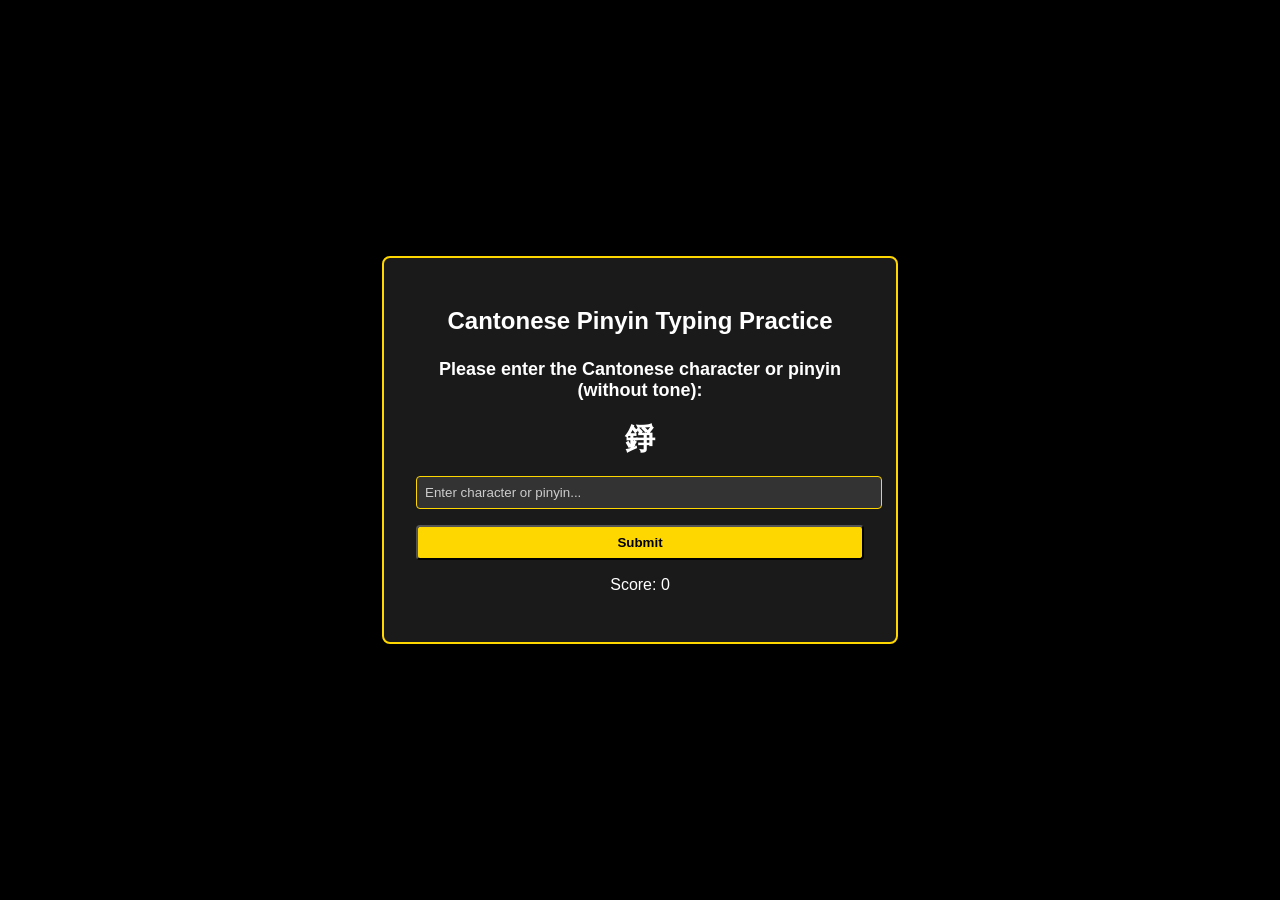
<file: Tools/C.H.R.I.S.T.Y./index.html>
<!DOCTYPE html>
<html lang="zh-HK">

<head>
    <meta charset="UTF-8">
    <meta name="viewport" content="width=device-width, initial-scale=1.0">
    <title>Cantonese Hanzi Romanized Input System Typing Yard</title>
    <link href="styles.css" rel="stylesheet">
</head>

<body>
    <div class="container">
        <h1>Cantonese Pinyin Typing Practice</h1>
        <div class="word-section">
            <p>Please enter the Cantonese character or pinyin (without tone):</p>
            <p id="wordDisplay"></p>
        </div>
        <input id="userInput" type="text" class="input-field" placeholder="Enter character or pinyin..."
            autocomplete="off">
        <button id="submitBtn" class="submit-btn">Submit</button>
        <button id="continueBtn" class="submit-btn" style="display: none;">Continue</button>
        <p id="result"></p>
        <p id="score">Score: 0</p>
    </div>
    <script src="script.js"></script>
</body>

</html>
</file>
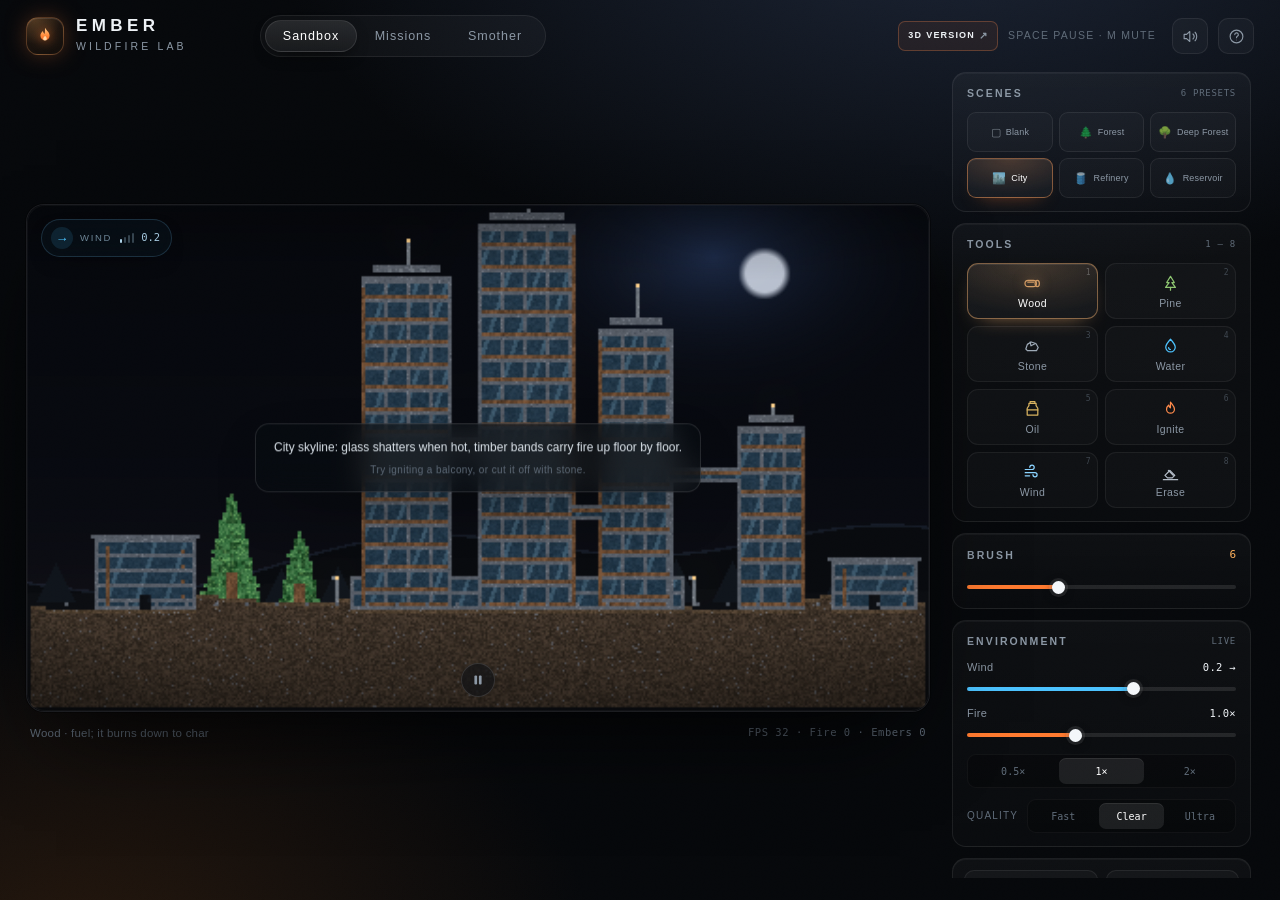
<file: Tools/ember/2d/index.html>
<!doctype html>
<html lang="en">
<head>
<meta charset="utf-8" />
<meta name="viewport" content="width=device-width, initial-scale=1, viewport-fit=cover" />
<meta name="theme-color" content="#06080b" />
<title>EMBER · Wildfire Lab</title>
<link rel="stylesheet" href="style.css" />
<link rel="icon" href="data:image/svg+xml,%3Csvg xmlns='http://www.w3.org/2000/svg' viewBox='0 0 24 24'%3E%3Cpath fill='%23ff8a3d' d='M12 2c2.6 4 5.5 5.5 5.5 9.4a5.5 5.5 0 1 1-11 0c0-2.2 1-3.8 2.8-5.5.4 1.6 1 2.7 2 3.4.5-2.3.5-4.6.7-7.3z'/%3E%3C/svg%3E" />
</head>
<body>
<div class="grain" aria-hidden="true"></div>

<div class="app">
  <header class="topbar">
    <div class="brand">
      <div class="brand-mark">
        <svg viewBox="0 0 24 24" fill="none" aria-hidden="true">
          <path d="M12 2.2c2.6 4.1 5.5 5.6 5.5 9.4a5.5 5.5 0 1 1-11 0c0-2.2 1.2-3.8 3-5.5.4 1.6 1 2.7 2 3.4.6-2.3.4-4.7.5-7.3z" fill="url(#fg)"/>
          <path d="M12 11.6c1.3 1.5 2.2 2.2 2.2 3.6a2.2 2.2 0 1 1-4.4 0c0-1.2.9-2 2.2-3.6z" fill="#ffe0ae" opacity=".9"/>
          <defs>
            <linearGradient id="fg" x1="12" y1="2" x2="12" y2="22" gradientUnits="userSpaceOnUse">
              <stop stop-color="#ffd08a"/><stop offset=".45" stop-color="#ff8b3d"/><stop offset="1" stop-color="#e14e12"/>
            </linearGradient>
          </defs>
        </svg>
      </div>
      <div class="brand-copy">
        <h1>EMBER</h1>
        <p>WILDFIRE LAB</p>
      </div>
    </div>

    <nav class="mode-switch" id="modeSwitch" data-active="sandbox" aria-label="Mode">
      <div class="mode-glider"></div>
      <button class="active" data-mode="sandbox" type="button">Sandbox</button>
      <button data-mode="missions" type="button">Missions</button>
      <button data-mode="smother" type="button">Smother</button>
    </nav>

    <div class="top-actions">
      <a class="top-link" href="ember-3d.html" title="Play the first-person 3D version"><span class="top-link-3d">3D</span> VERSION<span class="top-link-arrow">↗</span></a>
      <span class="hint-key">SPACE PAUSE · M MUTE</span>
      <button class="icon-btn" id="soundBtn" type="button" aria-label="Toggle sound" title="Sound (M)">
        <svg viewBox="0 0 24 24" fill="none" stroke="currentColor" stroke-width="1.6" stroke-linecap="round" stroke-linejoin="round"><path d="M11 5 6.5 9H3v6h3.5L11 19V5z"/><path class="wave1" d="M15.5 8.5a5 5 0 0 1 0 7"/><path class="wave2" d="M18.5 6a9 9 0 0 1 0 12"/></svg>
      </button>
      <button class="icon-btn" id="helpBtn" type="button" aria-label="How to play" title="How to play">
        <svg viewBox="0 0 24 24" fill="none" stroke="currentColor" stroke-width="1.6" stroke-linecap="round"><circle cx="12" cy="12" r="9"/><path d="M9.6 9.3a2.5 2.5 0 1 1 3.6 2.3c-.8.5-1.2 1-1.2 2"/><circle cx="12" cy="17" r="0.6" fill="currentColor" stroke="none"/></svg>
      </button>
    </div>
  </header>

  <main class="workspace">
    <section class="stage-area">
      <div class="stage" id="stage">
        <canvas id="mainCanvas"></canvas>
        <canvas id="glowCanvas"></canvas>

        <div class="hud">
          <div class="hud-top">
            <div class="wind-pill" id="windPill" title="Wind direction and strength">
              <span class="wind-arrow" id="windArrow">→</span>
              <span class="wind-label">WIND</span>
              <span class="wind-bars" id="windBars"><i></i><i></i><i></i><i></i></span>
              <span class="wind-val" id="windVal">0.2</span>
            </div>
            <div class="mission-hud" id="missionHud" hidden>
              <div class="mh-row">
                <span class="mh-tag" id="mhTag">MISSION 1</span>
                <span class="mh-time" id="mhTime">01:40</span>
              </div>
              <div class="mh-name" id="mhName">Cabin Watch</div>
              <div class="mh-goal" id="mhGoal">Extinguish all fires · Save 60% of trees</div>
            </div>
          </div>

          <div class="hud-bottom">
            <div class="water-wrap" id="waterWrap" hidden>
              <span class="water-icon">💧</span>
              <div class="water-bar"><i id="waterFill"></i></div>
              <span class="water-num" id="waterNum">160</span>
            </div>
            <div class="score-pill" id="scorePill" hidden>
              <span class="score-label">SCORE</span>
              <span class="score-num" id="scoreNum">0</span>
              <span class="combo" id="comboTag">×2</span>
            </div>
          </div>

          <div class="countdown" id="countdown" hidden>3</div>
          <div class="toasts" id="toasts"></div>
          <div class="popups" id="popups"></div>
          <div class="stage-tip" id="stageTip">
            Draw <strong>wood</strong>, light it with <strong>Fire</strong>, then put it out with <strong>Water</strong>
            <small>Stone blocks fire · Wind bends it · Try a mission</small>
          </div>
        </div>

        <div class="firelight" id="firelight"></div>
        <div class="fire-alert" id="fireAlert" hidden></div>
        <div class="brush-ring" id="brushRing" hidden></div>
        <button class="stage-play" id="playBtn" type="button" aria-label="Pause"></button>
        <div class="stage-vignette"></div>
      </div>

      <div class="stage-foot">
        <p class="foot-hint" id="footHint">Draw wood, ignite it, then put it out with water</p>
        <p class="foot-stats" id="footStats">FPS 60 · Fire 0</p>
      </div>
    </section>

    <aside class="panel">
      <div class="mission-card" id="missionCard" hidden>
        <div class="mc-head"><span class="mc-tag" id="mcTag">MISSION 1</span><span class="mc-time" id="mcTime">01:40</span></div>
        <h2 id="mcName">Cabin Watch</h2>
        <p id="mcGoal">Extinguish all fires. Save the cabin and at least 60% of the trees.</p>
        <div class="mc-bar"><i id="mcProgress"></i></div>
        <div class="mc-foot"><span id="mcTrees">Trees 100%</span><button class="text-btn" id="mcQuit" type="button">Quit Mission</button></div>
      </div>

      <div class="panel-section" id="sceneSection">
        <div class="section-head"><h3>SCENES</h3><span class="kbd-hint">6 PRESETS</span></div>
        <div class="scene-grid" id="sceneSeg" aria-label="Sandbox scene">
          <button class="scene-btn" data-scene="blank" type="button"><span class="ico">▢</span>Blank</button>
          <button class="scene-btn" data-scene="forest" type="button"><span class="ico">🌲</span>Forest</button>
          <button class="scene-btn" data-scene="deep" type="button"><span class="ico">🌳</span>Deep Forest</button>
          <button class="scene-btn active" data-scene="city" type="button"><span class="ico">🏙️</span>City</button>
          <button class="scene-btn" data-scene="refinery" type="button"><span class="ico">🛢️</span>Refinery</button>
          <button class="scene-btn" data-scene="reservoir" type="button"><span class="ico">💧</span>Reservoir</button>
        </div>
      </div>

      <div class="panel-section">
        <div class="section-head"><h3>TOOLS</h3><span class="kbd-hint">1 — 8</span></div>
        <div class="tool-grid" id="toolGrid"></div>
      </div>

      <div class="panel-section">
        <div class="section-head"><h3>BRUSH</h3><span class="value" id="brushVal">6</span></div>
        <input class="range ember" id="brushRange" type="range" min="2" max="14" step="1" value="6" aria-label="Brush size" />
      </div>

      <div class="panel-section">
        <div class="section-head"><h3>ENVIRONMENT</h3><span class="kbd-hint">LIVE</span></div>
        <div class="slider-row">
          <label for="windRange">Wind <b id="windLabel">0.2 →</b></label>
          <input class="range sky" id="windRange" type="range" min="-100" max="100" step="1" value="20" aria-label="Wind" />
        </div>
        <div class="slider-row">
          <label for="powerRange">Fire <b id="powerLabel">1.0×</b></label>
          <input class="range ember" id="powerRange" type="range" min="40" max="190" step="1" value="100" aria-label="Fire power" />
        </div>
        <div class="segmented" id="speedSeg" aria-label="Time speed">
          <button data-speed="0.5" type="button">0.5×</button>
          <button data-speed="1" class="active" type="button">1×</button>
          <button data-speed="2" type="button">2×</button>
        </div>
        <div class="quality-row">
          <span>QUALITY</span>
          <div class="segmented" id="qualitySeg" aria-label="Render quality">
            <button data-q="1" type="button">Fast</button>
            <button data-q="2" class="active" type="button">Clear</button>
            <button data-q="3" type="button">Ultra</button>
          </div>
        </div>
      </div>

      <div class="panel-section actions">
        <button class="action-btn sky" id="rainBtn" type="button"><span>☂</span> Rain <em id="rainCount"></em></button>
        <button class="action-btn" id="resetBtn" type="button"><span>↺</span> Reset Scene</button>
        <a class="action-btn action-3d" href="ember-3d.html"><span>▲</span> Play 3D Version <em>FIRST PERSON</em></a>
      </div>

      <div class="panel-foot">
        <span id="statFire">Fire 0</span><span class="dot"></span>
        <span id="statTrees">Trees —</span><span class="dot"></span>
        <span id="statFps">60 FPS</span>
      </div>
    </aside>
  </main>
</div>

<div id="modalRoot" class="modal-root" hidden></div>
<script src="sim.js"></script>
<script src="city.js"></script>
<script src="renderer.js"></script>
<script src="ui.js"></script>
</body>
</html>
</file>
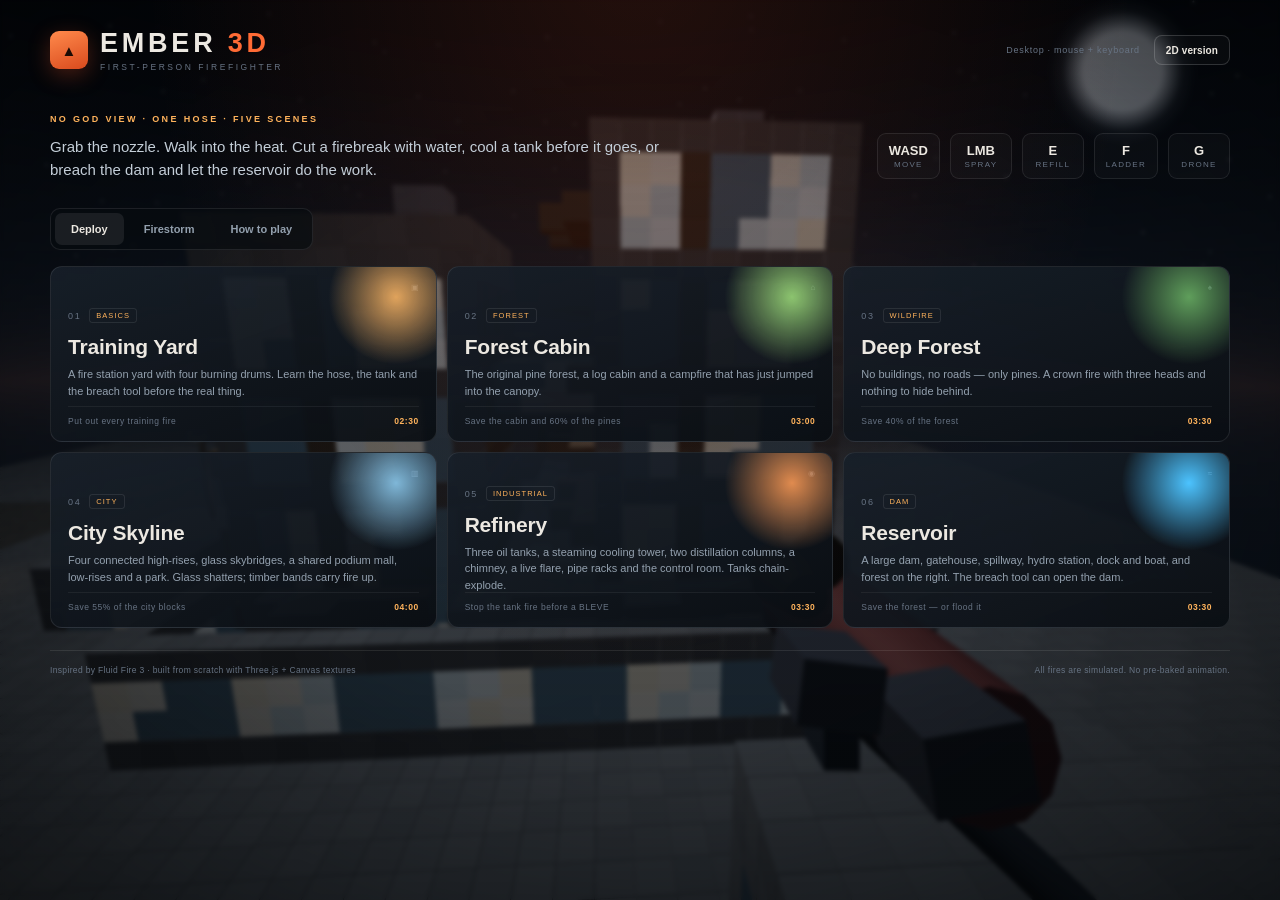
<file: Tools/ember/3d/index.html>
<!doctype html>
<html lang="en">
<head>
  <meta charset="utf-8" />
  <meta name="viewport" content="width=device-width, initial-scale=1, viewport-fit=cover" />
  <meta name="theme-color" content="#06080b" />
  <title>EMBER 3D · First-Person Firefighter</title>
  <link rel="stylesheet" href="style.css" />
</head>
<body>
  <canvas id="scene"></canvas>
  <div id="vignette"></div>
  <div id="heat"></div>

  <div id="hud" class="hidden">
    <div class="hud-top-left">
      <div class="hud-kicker" id="hudScene">CITY ON FIRE</div>
      <div class="hud-objective" id="hudObjective">Extinguish every fire</div>
      <div class="hud-progress" id="hudProgress"></div>
    </div>
    <div class="hud-top-right">
      <div class="hud-stat"><span class="hud-stat-label">FIRES</span><b id="hudFires">0</b></div>
      <div class="hud-stat"><span class="hud-stat-label">TIME</span><b id="hudTime">04:00</b></div>
      <div class="hud-stat hidden" id="hudIgnitionsWrap"><span class="hud-stat-label">IGNITIONS</span><b id="hudIgnitions">0</b></div>
    </div>
    <div class="crosshair" id="crosshair"><span></span></div>
    <div class="hud-prompt" id="hudPrompt"></div>
    <div class="hud-bottom-left">
      <div class="bar-row">
        <span class="bar-icon">H₂O</span>
        <div class="bar water"><i id="waterBar"></i></div>
        <b id="waterText">140 L</b>
      </div>
      <div class="bar-row">
        <span class="bar-icon">HP</span>
        <div class="bar health"><i id="healthBar"></i></div>
        <b id="healthText">100</b>
      </div>
    </div>
    <div class="hud-bottom-right">
      <div class="tool-pill"><span id="toolKey">1</span><b id="toolName">HOSE</b></div>
      <div class="hud-hint">LMB spray · E refill · F ladder · G drone · Esc pause</div>
    </div>
  </div>

  <div id="toast" class="toast"></div>

  <div id="lockOverlay" class="overlay hidden">
    <div class="lock-card">
      <div class="lock-badge">FIRST PERSON</div>
      <h2 id="lockTitle">Take the hose</h2>
      <p id="lockText">Click to lock the mouse and deploy. Mouse look · WASD move · Hold LMB to spray.</p>
      <button class="btn primary" id="lockBtn" type="button">Click to deploy</button>
      <div class="lock-keys">WASD move · Shift sprint · Space jump · E refill · F aerial ladder · G drone · Esc pause</div>
    </div>
  </div>

  <div id="pause" class="overlay hidden">
    <div class="panel">
      <div class="panel-kicker">INCIDENT PAUSED</div>
      <h2>Hold the line.</h2>
      <p class="panel-sub">The fire is waiting.</p>
      <div class="panel-actions">
        <button class="btn ghost" id="pauseMenuBtn" type="button">Return to menu</button>
        <button class="btn ghost" id="pauseRestartBtn" type="button">Restart scene</button>
        <button class="btn primary" id="pauseResumeBtn" type="button">Resume</button>
      </div>
      <div class="panel-hint">Press Esc to release the mouse at any time.</div>
    </div>
  </div>

  <div id="result" class="overlay hidden">
    <div class="panel result-panel">
      <div class="panel-kicker" id="resultKicker">INCIDENT CLOSED</div>
      <h2 id="resultTitle">Fire out.</h2>
      <p class="panel-sub" id="resultSub"></p>
      <div class="result-stats" id="resultStats"></div>
      <div class="panel-actions">
        <button class="btn ghost" id="resultMenuBtn" type="button">Return to menu</button>
        <button class="btn primary" id="resultRetryBtn" type="button">Deploy again</button>
      </div>
    </div>
  </div>

  <div id="menu" class="overlay show">
    <div class="menu-inner">
      <header class="menu-head">
        <div class="brand">
          <div class="brand-mark">▲</div>
          <div>
            <h1>EMBER <span>3D</span></h1>
            <p>FIRST-PERSON FIREFIGHTER</p>
          </div>
        </div>
        <div class="menu-head-right">
          <span class="desktop-note">Desktop · mouse + keyboard</span>
          <a class="btn ghost small" href="ember-wildfire.html">2D version</a>
        </div>
      </header>
      <div class="menu-hero">
        <div class="menu-hero-copy">
          <div class="hero-kicker">NO GOD VIEW · ONE HOSE · FIVE SCENES</div>
          <p>Grab the nozzle. Walk into the heat. Cut a firebreak with water, cool a tank before it goes, or breach the dam and let the reservoir do the work.</p>
        </div>
        <div class="menu-hero-meta">
          <div><b>WASD</b><span>MOVE</span></div>
          <div><b>LMB</b><span>SPRAY</span></div>
          <div><b>E</b><span>REFILL</span></div>
          <div><b>F</b><span>LADDER</span></div>
          <div><b>G</b><span>DRONE</span></div>
        </div>
      </div>
      <nav class="menu-nav" id="menuNav">
        <button class="active" data-tab="deploy" type="button">Deploy</button>
        <button data-tab="firestorm" type="button">Firestorm</button>
        <button data-tab="help" type="button">How to play</button>
      </nav>
      <div class="menu-list" id="menuList"></div>
      <footer class="menu-foot">
        <span>Inspired by Fluid Fire 3 · built from scratch with Three.js + Canvas textures</span>
        <span>All fires are simulated. No pre-baked animation.</span>
      </footer>
    </div>
  </div>

  <noscript><p style="color:#fff;padding:20px">This game needs JavaScript and WebGL.</p></noscript>
  <script src="three.min.js"></script>
  <script src="world.js"></script>
  <script src="game.js"></script>
</body>
</html>
</file>
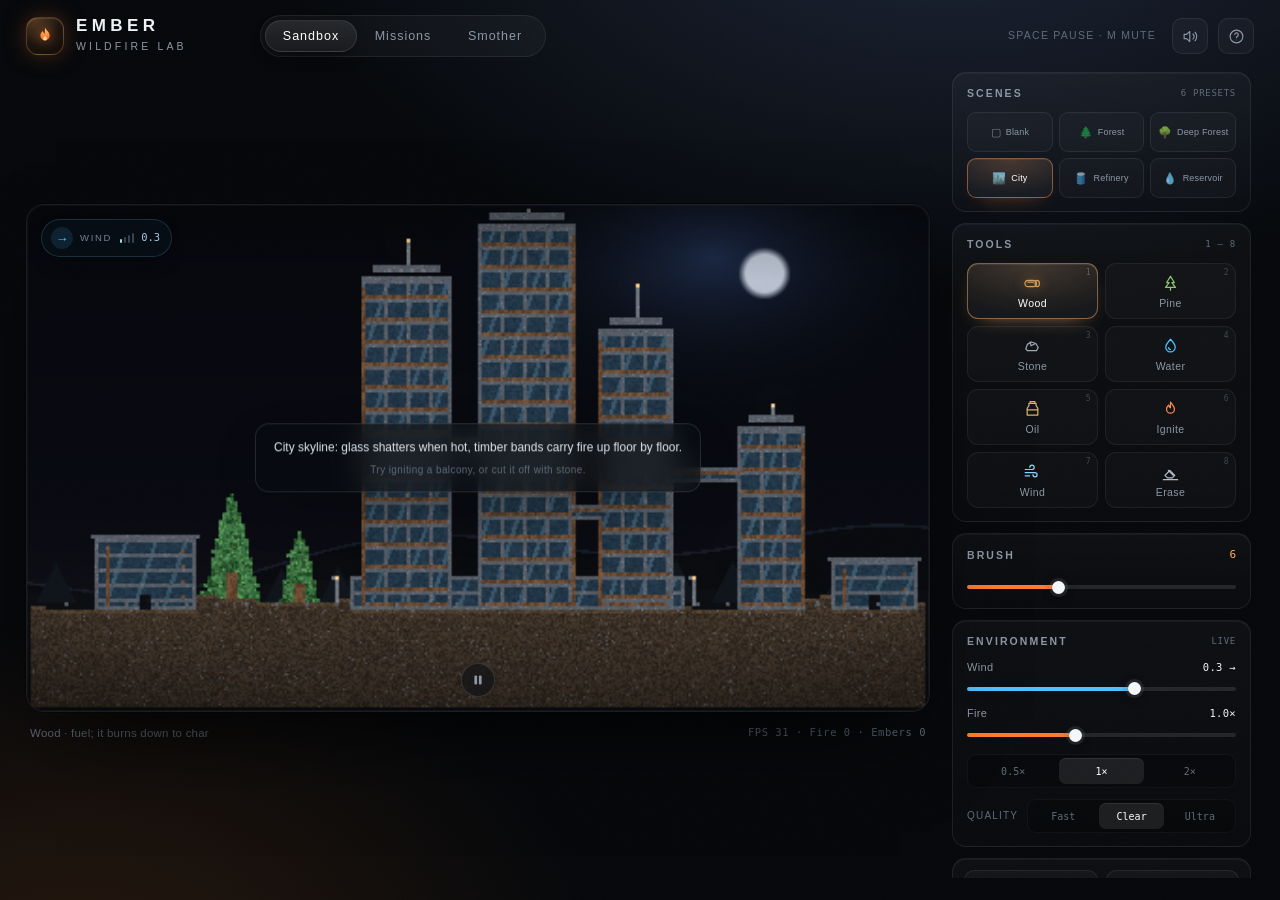
<file: Tools/ember/ember/index.html>
<!doctype html>
<html lang="en">
<head>
<meta charset="utf-8" />
<meta name="viewport" content="width=device-width, initial-scale=1, viewport-fit=cover" />
<meta name="theme-color" content="#06080b" />
<title>EMBER · Wildfire Lab</title>
<link rel="stylesheet" href="style.css" />
<link rel="icon" href="data:image/svg+xml,%3Csvg xmlns='http://www.w3.org/2000/svg' viewBox='0 0 24 24'%3E%3Cpath fill='%23ff8a3d' d='M12 2c2.6 4 5.5 5.5 5.5 9.4a5.5 5.5 0 1 1-11 0c0-2.2 1-3.8 2.8-5.5.4 1.6 1 2.7 2 3.4.5-2.3.5-4.6.7-7.3z'/%3E%3C/svg%3E" />
</head>
<body>
<div class="grain" aria-hidden="true"></div>

<div class="app">
  <header class="topbar">
    <div class="brand">
      <div class="brand-mark">
        <svg viewBox="0 0 24 24" fill="none" aria-hidden="true">
          <path d="M12 2.2c2.6 4.1 5.5 5.6 5.5 9.4a5.5 5.5 0 1 1-11 0c0-2.2 1.2-3.8 3-5.5.4 1.6 1 2.7 2 3.4.6-2.3.4-4.7.5-7.3z" fill="url(#fg)"/>
          <path d="M12 11.6c1.3 1.5 2.2 2.2 2.2 3.6a2.2 2.2 0 1 1-4.4 0c0-1.2.9-2 2.2-3.6z" fill="#ffe0ae" opacity=".9"/>
          <defs>
            <linearGradient id="fg" x1="12" y1="2" x2="12" y2="22" gradientUnits="userSpaceOnUse">
              <stop stop-color="#ffd08a"/><stop offset=".45" stop-color="#ff8b3d"/><stop offset="1" stop-color="#e14e12"/>
            </linearGradient>
          </defs>
        </svg>
      </div>
      <div class="brand-copy">
        <h1>EMBER</h1>
        <p>WILDFIRE LAB</p>
      </div>
    </div>

    <nav class="mode-switch" id="modeSwitch" data-active="sandbox" aria-label="Mode">
      <div class="mode-glider"></div>
      <button class="active" data-mode="sandbox" type="button">Sandbox</button>
      <button data-mode="missions" type="button">Missions</button>
      <button data-mode="smother" type="button">Smother</button>
    </nav>

    <div class="top-actions">
      <span class="hint-key">SPACE PAUSE · M MUTE</span>
      <button class="icon-btn" id="soundBtn" type="button" aria-label="Toggle sound" title="Sound (M)">
        <svg viewBox="0 0 24 24" fill="none" stroke="currentColor" stroke-width="1.6" stroke-linecap="round" stroke-linejoin="round"><path d="M11 5 6.5 9H3v6h3.5L11 19V5z"/><path class="wave1" d="M15.5 8.5a5 5 0 0 1 0 7"/><path class="wave2" d="M18.5 6a9 9 0 0 1 0 12"/></svg>
      </button>
      <button class="icon-btn" id="helpBtn" type="button" aria-label="How to play" title="How to play">
        <svg viewBox="0 0 24 24" fill="none" stroke="currentColor" stroke-width="1.6" stroke-linecap="round"><circle cx="12" cy="12" r="9"/><path d="M9.6 9.3a2.5 2.5 0 1 1 3.6 2.3c-.8.5-1.2 1-1.2 2"/><circle cx="12" cy="17" r="0.6" fill="currentColor" stroke="none"/></svg>
      </button>
    </div>
  </header>

  <main class="workspace">
    <section class="stage-area">
      <div class="stage" id="stage">
        <canvas id="mainCanvas"></canvas>
        <canvas id="glowCanvas"></canvas>

        <div class="hud">
          <div class="hud-top">
            <div class="wind-pill" id="windPill" title="Wind direction and strength">
              <span class="wind-arrow" id="windArrow">→</span>
              <span class="wind-label">WIND</span>
              <span class="wind-bars" id="windBars"><i></i><i></i><i></i><i></i></span>
              <span class="wind-val" id="windVal">0.2</span>
            </div>
            <div class="mission-hud" id="missionHud" hidden>
              <div class="mh-row">
                <span class="mh-tag" id="mhTag">MISSION 1</span>
                <span class="mh-time" id="mhTime">01:40</span>
              </div>
              <div class="mh-name" id="mhName">Cabin Watch</div>
              <div class="mh-goal" id="mhGoal">Extinguish all fires · Save 60% of trees</div>
            </div>
          </div>

          <div class="hud-bottom">
            <div class="water-wrap" id="waterWrap" hidden>
              <span class="water-icon">💧</span>
              <div class="water-bar"><i id="waterFill"></i></div>
              <span class="water-num" id="waterNum">160</span>
            </div>
            <div class="score-pill" id="scorePill" hidden>
              <span class="score-label">SCORE</span>
              <span class="score-num" id="scoreNum">0</span>
              <span class="combo" id="comboTag">×2</span>
            </div>
          </div>

          <div class="countdown" id="countdown" hidden>3</div>
          <div class="toasts" id="toasts"></div>
          <div class="popups" id="popups"></div>
          <div class="stage-tip" id="stageTip">
            Draw <strong>wood</strong>, light it with <strong>Fire</strong>, then put it out with <strong>Water</strong>
            <small>Stone blocks fire · Wind bends it · Try a mission</small>
          </div>
        </div>

        <div class="firelight" id="firelight"></div>
        <div class="fire-alert" id="fireAlert" hidden></div>
        <div class="brush-ring" id="brushRing" hidden></div>
        <button class="stage-play" id="playBtn" type="button" aria-label="Pause"></button>
        <div class="stage-vignette"></div>
      </div>

      <div class="stage-foot">
        <p class="foot-hint" id="footHint">Draw wood, ignite it, then put it out with water</p>
        <p class="foot-stats" id="footStats">FPS 60 · Fire 0</p>
      </div>
    </section>

    <aside class="panel">
      <div class="mission-card" id="missionCard" hidden>
        <div class="mc-head"><span class="mc-tag" id="mcTag">MISSION 1</span><span class="mc-time" id="mcTime">01:40</span></div>
        <h2 id="mcName">Cabin Watch</h2>
        <p id="mcGoal">Extinguish all fires. Save the cabin and at least 60% of the trees.</p>
        <div class="mc-bar"><i id="mcProgress"></i></div>
        <div class="mc-foot"><span id="mcTrees">Trees 100%</span><button class="text-btn" id="mcQuit" type="button">Quit Mission</button></div>
      </div>

      <div class="panel-section" id="sceneSection">
        <div class="section-head"><h3>SCENES</h3><span class="kbd-hint">6 PRESETS</span></div>
        <div class="scene-grid" id="sceneSeg" aria-label="Sandbox scene">
          <button class="scene-btn" data-scene="blank" type="button"><span class="ico">▢</span>Blank</button>
          <button class="scene-btn" data-scene="forest" type="button"><span class="ico">🌲</span>Forest</button>
          <button class="scene-btn" data-scene="deep" type="button"><span class="ico">🌳</span>Deep Forest</button>
          <button class="scene-btn active" data-scene="city" type="button"><span class="ico">🏙️</span>City</button>
          <button class="scene-btn" data-scene="refinery" type="button"><span class="ico">🛢️</span>Refinery</button>
          <button class="scene-btn" data-scene="reservoir" type="button"><span class="ico">💧</span>Reservoir</button>
        </div>
      </div>

      <div class="panel-section">
        <div class="section-head"><h3>TOOLS</h3><span class="kbd-hint">1 — 8</span></div>
        <div class="tool-grid" id="toolGrid"></div>
      </div>

      <div class="panel-section">
        <div class="section-head"><h3>BRUSH</h3><span class="value" id="brushVal">6</span></div>
        <input class="range ember" id="brushRange" type="range" min="2" max="14" step="1" value="6" aria-label="Brush size" />
      </div>

      <div class="panel-section">
        <div class="section-head"><h3>ENVIRONMENT</h3><span class="kbd-hint">LIVE</span></div>
        <div class="slider-row">
          <label for="windRange">Wind <b id="windLabel">0.2 →</b></label>
          <input class="range sky" id="windRange" type="range" min="-100" max="100" step="1" value="20" aria-label="Wind" />
        </div>
        <div class="slider-row">
          <label for="powerRange">Fire <b id="powerLabel">1.0×</b></label>
          <input class="range ember" id="powerRange" type="range" min="40" max="190" step="1" value="100" aria-label="Fire power" />
        </div>
        <div class="segmented" id="speedSeg" aria-label="Time speed">
          <button data-speed="0.5" type="button">0.5×</button>
          <button data-speed="1" class="active" type="button">1×</button>
          <button data-speed="2" type="button">2×</button>
        </div>
        <div class="quality-row">
          <span>QUALITY</span>
          <div class="segmented" id="qualitySeg" aria-label="Render quality">
            <button data-q="1" type="button">Fast</button>
            <button data-q="2" class="active" type="button">Clear</button>
            <button data-q="3" type="button">Ultra</button>
          </div>
        </div>
      </div>

      <div class="panel-section actions">
        <button class="action-btn sky" id="rainBtn" type="button"><span>☂</span> Rain <em id="rainCount"></em></button>
        <button class="action-btn" id="resetBtn" type="button"><span>↺</span> Reset Scene</button>
      </div>

      <div class="panel-foot">
        <span id="statFire">Fire 0</span><span class="dot"></span>
        <span id="statTrees">Trees —</span><span class="dot"></span>
        <span id="statFps">60 FPS</span>
      </div>
    </aside>
  </main>
</div>

<div id="modalRoot" class="modal-root" hidden></div>
<script src="sim.js"></script>
<script src="city.js"></script>
<script src="renderer.js"></script>
<script src="ui.js"></script>
</body>
</html>
</file>
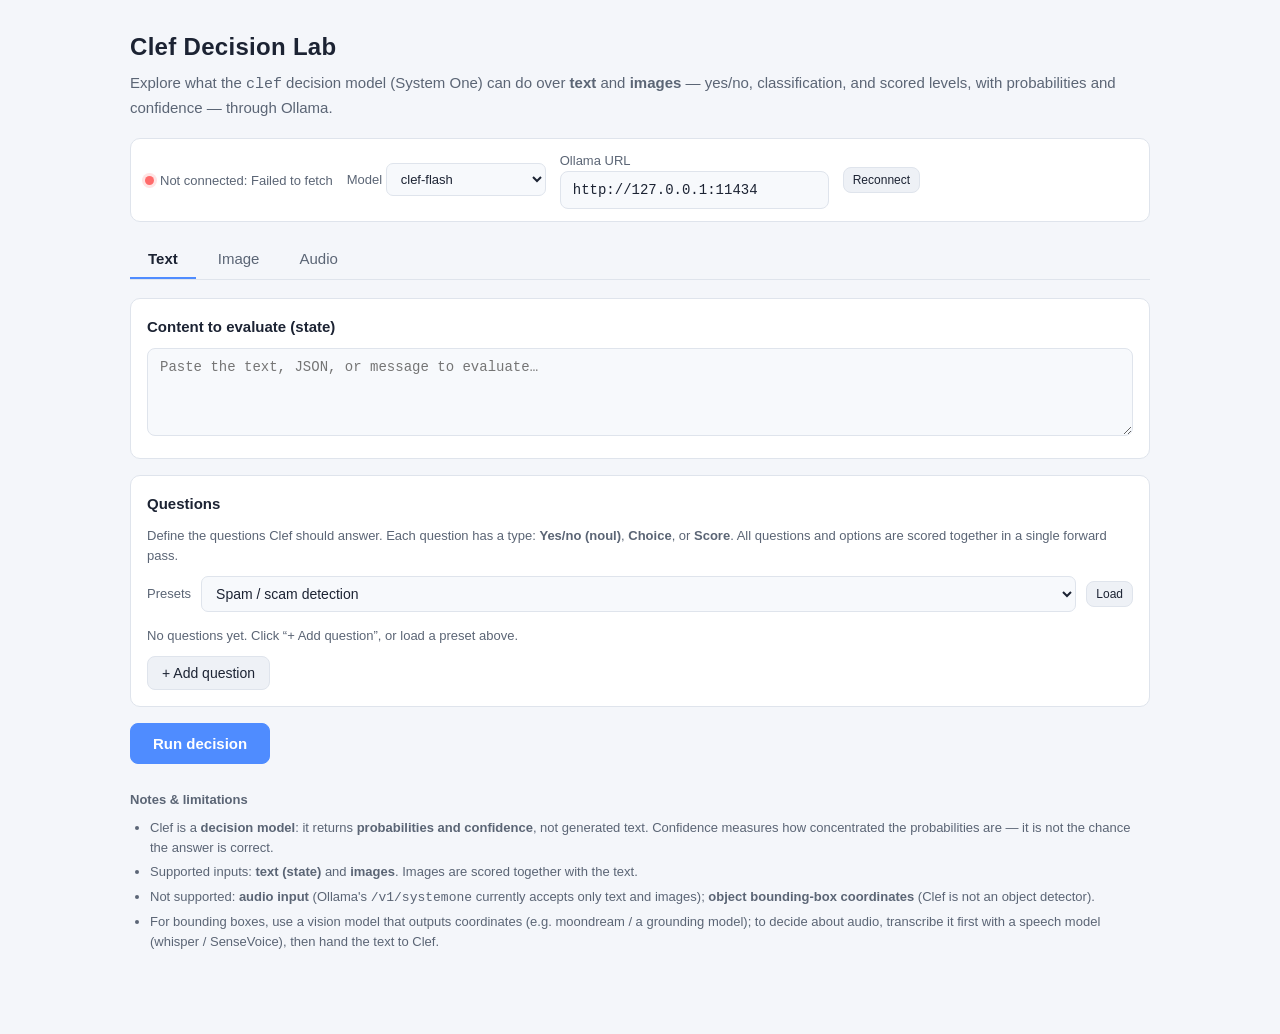
<file: Tools/clef-decision-lab.html>
<!doctype html>
<html lang="en">
<head>
<meta charset="utf-8">
<meta name="viewport" content="width=device-width, initial-scale=1">
<title>Clef Decision Lab</title>
<style>
  :root {
    --bg: #0f1115;
    --panel: #171a21;
    --panel-2: #1e222b;
    --panel-3: #242936;
    --border: #2a2f3a;
    --text: #e6e9ef;
    --muted: #9aa3b2;
    --accent: #4f8cff;
    --accent-2: #6ea8ff;
    --green: #3ecf8e;
    --red: #ff6b6b;
    --amber: #f5b64a;
    --mono: ui-monospace, SFMono-Regular, Menlo, Consolas, monospace;
    --radius: 10px;
    --shadow: 0 8px 30px rgba(0,0,0,.35);
  }
  @media (prefers-color-scheme: light) {
    :root {
      --bg: #f4f6fa;
      --panel: #ffffff;
      --panel-2: #f7f9fc;
      --panel-3: #eef1f6;
      --border: #dfe4ec;
      --text: #1c2333;
      --muted: #5b6575;
      --shadow: 0 8px 24px rgba(30,40,60,.10);
    }
  }
  * { box-sizing: border-box; }
  html, body { margin: 0; padding: 0; }
  body {
    background: var(--bg);
    color: var(--text);
    font: 15px/1.55 -apple-system, "Segoe UI", "PingFang TC", "Microsoft JhengHei", sans-serif;
    -webkit-font-smoothing: antialiased;
  }
  .wrap { max-width: 1060px; margin: 0 auto; padding: 28px 20px 80px; }
  header { display: flex; flex-wrap: wrap; align-items: baseline; gap: 10px 16px; margin-bottom: 6px; }
  h1 { font-size: 24px; margin: 0; letter-spacing: .3px; }
  .subtitle { color: var(--muted); margin: 4px 0 18px; }

  .conn { display: flex; flex-wrap: wrap; align-items: center; gap: 10px 14px; padding: 12px 14px;
    background: var(--panel); border: 1px solid var(--border); border-radius: var(--radius); margin-bottom: 18px; }
  .dot { width: 9px; height: 9px; border-radius: 50%; background: var(--muted); display: inline-block; margin-right: 6px; }
  .dot.ok { background: var(--green); box-shadow: 0 0 0 3px rgba(62,207,142,.18); }
  .dot.bad { background: var(--red); box-shadow: 0 0 0 3px rgba(255,107,107,.18); }
  .conn label { color: var(--muted); font-size: 13px; }
  .conn input, .conn select { background: var(--panel-2); color: var(--text); border: 1px solid var(--border);
    border-radius: 7px; padding: 7px 10px; font-size: 13px; }
  .conn input { width: 210px; font-family: var(--mono); }
  .conn select { min-width: 160px; }
  .conn .grow { flex: 1; min-width: 80px; }
  .conn .status { font-size: 13px; color: var(--muted); }

  .tabs { display: flex; gap: 4px; border-bottom: 1px solid var(--border); margin-bottom: 18px; }
  .tabs button { appearance: none; background: transparent; border: none; color: var(--muted);
    font-size: 15px; padding: 10px 18px; cursor: pointer; border-bottom: 2px solid transparent; }
  .tabs button.active { color: var(--text); border-bottom-color: var(--accent); font-weight: 600; }
  .tabs button:hover { color: var(--text); }

  .card { background: var(--panel); border: 1px solid var(--border); border-radius: var(--radius);
    padding: 16px; margin-bottom: 16px; }
  .card h2 { font-size: 15px; margin: 0 0 10px; }
  .card .hint { color: var(--muted); font-size: 13px; margin: 4px 0 10px; }
  textarea, input[type=text] { width: 100%; background: var(--panel-2); color: var(--text);
    border: 1px solid var(--border); border-radius: 8px; padding: 10px 12px; font-size: 14px; resize: vertical; }
  textarea { font-family: var(--mono); min-height: 88px; }
  textarea:focus, input:focus, select:focus { outline: none; border-color: var(--accent); }
  .row { display: flex; flex-wrap: wrap; gap: 10px; align-items: center; }

  .preset { display: flex; gap: 10px; align-items: center; margin-bottom: 14px; flex-wrap: wrap; }
  .preset select { background: var(--panel-2); color: var(--text); border: 1px solid var(--border);
    border-radius: 7px; padding: 8px 10px; font-size: 14px; flex: 1; min-width: 200px; }

  .q-item { background: var(--panel-2); border: 1px solid var(--border); border-radius: var(--radius);
    padding: 13px; margin-bottom: 12px; }
  .q-head { display: flex; gap: 8px; align-items: center; margin-bottom: 9px; flex-wrap: wrap; }
  .q-head input[type=text] { flex: 1; min-width: 140px; font-family: var(--mono); font-size: 13px; }
  .q-head select { background: var(--panel-3); color: var(--text); border: 1px solid var(--border);
    border-radius: 7px; padding: 7px 9px; font-size: 13px; }
  .q-inst { margin-bottom: 9px; }
  .q-inst input { font-size: 13px; }
  .q-crit { display: flex; flex-direction: column; gap: 6px; }
  .crit-row { display: flex; gap: 8px; align-items: center; }
  .crit-row input { font-size: 13px; padding: 7px 9px; }
  .crit-row .opt { width: 120px; flex: none; font-family: var(--mono); }
  .tag { display: inline-block; font-size: 11px; padding: 2px 8px; border-radius: 20px;
    background: var(--panel-3); color: var(--muted); border: 1px solid var(--border); }
  .tag.noul { color: var(--accent-2); }
  .tag.choice { color: var(--amber); }
  .tag.score { color: var(--green); }

  .btn { appearance: none; border: 1px solid var(--border); background: var(--panel-3); color: var(--text);
    border-radius: 8px; padding: 8px 14px; font-size: 14px; cursor: pointer; }
  .btn:hover { border-color: var(--accent); }
  .btn.primary { background: var(--accent); border-color: var(--accent); color: #fff; font-weight: 600; }
  .btn.primary:hover { background: var(--accent-2); }
  .btn.danger { color: var(--red); }
  .btn:disabled { opacity: .55; cursor: not-allowed; }
  .btn.small { padding: 5px 9px; font-size: 12px; }
  .icon-btn { background: transparent; border: none; color: var(--muted); cursor: pointer; font-size: 15px; }
  .icon-btn:hover { color: var(--red); }

  #run-row { display: flex; gap: 12px; align-items: center; margin: 4px 0 20px; }
  #run { font-size: 15px; padding: 11px 22px; }

  .result-card { background: var(--panel); border: 1px solid var(--border); border-radius: var(--radius);
    padding: 16px; margin-bottom: 14px; }
  .result-head { display: flex; align-items: center; gap: 10px; margin-bottom: 4px; flex-wrap: wrap; }
  .result-head .qname { font-family: var(--mono); font-weight: 600; font-size: 14px; }
  .result-head .qinst { color: var(--muted); font-size: 13px; flex: 1; min-width: 160px; }
  .verdict { font-size: 22px; font-weight: 700; margin: 8px 0 2px; }
  .verdict.yes { color: var(--green); }
  .verdict.no { color: var(--red); }
  .verdict.neutral { color: var(--accent-2); }
  .sub-verdict { color: var(--muted); font-size: 13px; margin-bottom: 10px; }

  .bars { display: flex; flex-direction: column; gap: 7px; margin: 8px 0; }
  .bar-row { display: grid; grid-template-columns: 130px 1fr 64px; gap: 10px; align-items: center; }
  .bar-row .lbl { font-size: 13px; color: var(--muted); overflow: hidden; text-overflow: ellipsis; white-space: nowrap; }
  .bar-row .pct { font-size: 13px; text-align: right; font-family: var(--mono); color: var(--text); }
  .bar-track { height: 12px; background: var(--panel-3); border-radius: 6px; overflow: hidden; }
  .bar-fill { height: 100%; border-radius: 6px; background: var(--accent); transition: width .4s ease; }
  .bar-row.win .lbl { color: var(--text); font-weight: 600; }
  .bar-row.win .bar-fill { background: var(--green); }

  .conf { font-size: 12px; color: var(--muted); margin-top: 6px; }
  .meta { font-size: 12px; color: var(--muted); margin-top: 10px; font-family: var(--mono); }
  .error { background: rgba(255,107,107,.08); border: 1px solid rgba(255,107,107,.4); color: var(--red);
    border-radius: var(--radius); padding: 13px 15px; margin-bottom: 16px; font-size: 14px; white-space: pre-wrap; }
  .notice { background: var(--panel-2); border: 1px solid var(--border); border-left: 3px solid var(--amber);
    border-radius: var(--radius); padding: 13px 15px; margin-bottom: 16px; font-size: 14px; }
  .notice code, .card code { background: var(--panel-3); padding: 1px 6px; border-radius: 5px; font-family: var(--mono); font-size: 12.5px; }

  .drop { border: 2px dashed var(--border); border-radius: var(--radius); padding: 26px; text-align: center;
    color: var(--muted); cursor: pointer; transition: border-color .15s, background .15s; }
  .drop:hover, .drop.over { border-color: var(--accent); background: var(--panel-2); }
  .preview { max-width: 100%; max-height: 340px; border-radius: 8px; border: 1px solid var(--border); display: block; margin: 10px 0; }
  .preview-row { display: flex; gap: 14px; align-items: flex-start; flex-wrap: wrap; }
  .preview-col { flex: 1; min-width: 240px; }

  details { margin-top: 8px; }
  summary { cursor: pointer; color: var(--muted); font-size: 13px; }
  pre { background: var(--panel-2); border: 1px solid var(--border); border-radius: 8px; padding: 12px;
    overflow: auto; font-size: 12px; font-family: var(--mono); max-height: 420px; }

  footer { color: var(--muted); font-size: 13px; margin-top: 26px; }
  footer ul { margin: 8px 0 0; padding-left: 20px; }
  footer li { margin: 4px 0; }
  .spinner { display: inline-block; width: 14px; height: 14px; border: 2px solid rgba(255,255,255,.4);
    border-top-color: #fff; border-radius: 50%; animation: spin .8s linear infinite; vertical-align: -2px; margin-right: 8px; }
  @keyframes spin { to { transform: rotate(360deg); } }
  .hidden { display: none !important; }
</style>
</head>
<body>
<div class="wrap">
  <header>
    <h1>Clef Decision Lab</h1>
  </header>
  <p class="subtitle">Explore what the <code>clef</code> decision model (System One) can do over <b>text</b> and <b>images</b> — yes/no, classification, and scored levels, with probabilities and confidence — through Ollama.</p>

  <section class="conn">
    <span><span class="dot" id="conn-dot"></span><span class="status" id="conn-text">Connecting…</span></span>
    <label>Model
      <select id="model-select"><option>clef-flash</option></select>
    </label>
    <label>Ollama URL
      <input id="base-url" type="text" value="http://127.0.0.1:11434" spellcheck="false">
    </label>
    <button class="btn small" id="reconnect">Reconnect</button>
    <span class="grow"></span>
    <span class="status" id="models-info"></span>
  </section>

  <nav class="tabs" id="tabs">
    <button data-tab="text" class="active">Text</button>
    <button data-tab="image">Image</button>
    <button data-tab="audio">Audio</button>
  </nav>

  <section id="input-area"></section>

  <section class="card">
    <h2>Questions</h2>
    <div class="hint">Define the questions Clef should answer. Each question has a type: <b>Yes/no (noul)</b>, <b>Choice</b>, or <b>Score</b>. All questions and options are scored together in a single forward pass.</div>
    <div class="preset">
      <label style="color:var(--muted);font-size:13px;">Presets</label>
      <select id="preset-select"></select>
      <button class="btn small" id="preset-load">Load</button>
    </div>
    <div id="questions"></div>
    <button class="btn" id="add-question">+ Add question</button>
  </section>

  <div id="run-row">
    <button class="btn primary" id="run">Run decision</button>
    <span class="status" id="run-status"></span>
  </div>

  <div id="error-box"></div>
  <section id="results"></section>

  <footer>
    <b>Notes &amp; limitations</b>
    <ul>
      <li>Clef is a <b>decision model</b>: it returns <b>probabilities and confidence</b>, not generated text. Confidence measures how concentrated the probabilities are — it is not the chance the answer is correct.</li>
      <li>Supported inputs: <b>text (state)</b> and <b>images</b>. Images are scored together with the text.</li>
      <li>Not supported: <b>audio input</b> (Ollama's <code>/v1/systemone</code> currently accepts only text and images); <b>object bounding-box coordinates</b> (Clef is not an object detector).</li>
      <li>For bounding boxes, use a vision model that outputs coordinates (e.g. moondream / a grounding model); to decide about audio, transcribe it first with a speech model (whisper / SenseVoice), then hand the text to Clef.</li>
    </ul>
  </footer>
</div>

<script>
"use strict";
(function () {
  const $ = (s) => document.querySelector(s);
  const baseUrlEl = $('#base-url'), modelEl = $('#model-select');

  const settings = {
    get baseUrl() { return (baseUrlEl.value || 'http://127.0.0.1:11434').replace(/\/+$/, ''); },
    get model() { return modelEl.value || 'clef-flash'; },
  };
  // persisted
  try {
    baseUrlEl.value = localStorage.getItem('clef.baseUrl') || baseUrlEl.value;
  } catch (e) {}
  baseUrlEl.addEventListener('change', () => { try { localStorage.setItem('clef.baseUrl', baseUrlEl.value); } catch (e) {} });

  // ---------------- tab state ----------------
  const TABS = ['text', 'image', 'audio'];
  let activeTab = 'text';
  const tabData = {
    text:    { state: '', questions: [], results: null },
    image:   { state: '', questions: [], image: null, imageName: '', results: null }, // image = {b64, dataUrl}
    audio:   { state: '', questions: [], results: null },
  };

  function newQuestion(type) {
    type = type || 'noul';
    const q = { id: 'q' + Math.random().toString(36).slice(2, 8), name: 'q' + (Math.floor(Math.random()*1e4)), type, instructions: '' };
    if (type === 'noul') q.criteria = { true: '', false: '' };
    else if (type === 'choice') q.criteria = [{ option: 'a', desc: '' }, { option: 'b', desc: '' }];
    else q.criteria = [{ label: 'Low' }, { label: 'High' }];
    return q;
  }

  // ---------------- presets ----------------
  const presets = {
    text: [
      { name: 'Spam / scam detection', state: 'CONGRATULATIONS! You have won a $5000 gift card. Click here to claim your prize now: http://spam.example/claim', questions: [
        { name: 'spam', type: 'noul', instructions: 'Is this message spam or a scam?' },
        { name: 'urgency', type: 'score', instructions: 'How urgent or alarming is the tone?', criteria: ['Calm', 'Normal', 'Urgent'] },
        { name: 'category', type: 'choice', instructions: 'What best describes this message?', criteria: { spam: null, legitimate: null, phishing: null } },
      ]},
      { name: 'Support ticket: route + urgency + refund', state: 'I was charged twice for my order. Please refund the extra payment immediately.', questions: [
        { name: 'team', type: 'choice', instructions: 'Which team should handle this ticket?', criteria: { billing: 'Payments and refunds', technical: 'Bugs and integrations', other: 'None of the above' } },
        { name: 'refund', type: 'noul', instructions: 'Does the customer explicitly ask for a refund?' },
        { name: 'urgency', type: 'score', instructions: 'How urgent is this ticket?', criteria: ['Routine', 'Soon', 'Urgent'] },
      ]},
      { name: 'Tool-call safety review', state: 'send_email(to="all-customers", subject="FINAL NOTICE: account will be suspended today")', questions: [
        { name: 'harmful', type: 'noul', instructions: 'Could this tool call cause harm?' },
        { name: 'severity', type: 'score', instructions: 'How harmful could this tool call be?', criteria: ['None', 'Minor', 'Serious'] },
      ]},
      { name: 'Blank', state: '', questions: [] },
    ],
    image: [
      { name: 'Receipt: legibility + category + alcohol', state: 'An employee submitted this receipt for reimbursement.', questions: [
        { name: 'legible', type: 'noul', instructions: 'Is the receipt total legible?' },
        { name: 'category', type: 'choice', instructions: 'What kind of purchase is this?', criteria: { meals: null, travel: null, office: null, other: null } },
        { name: 'alcohol', type: 'noul', instructions: 'Does the receipt include alcohol?' },
      ]},
      { name: 'Screenshot: sensitive info check', state: 'A screenshot from a user device.', questions: [
        { name: 'sensitive', type: 'noul', instructions: 'Does the image contain sensitive personal information (passwords, credit card numbers)?' },
        { name: 'kind', type: 'choice', instructions: 'What kind of content is shown?', criteria: { document: null, code: null, photo: null, chart: null } },
        { name: 'clarity', type: 'score', instructions: 'How clear and legible is the image?', criteria: ['Blurry', 'Readable', 'Crisp'] },
      ]},
      { name: 'Blank', state: '', questions: [] },
    ],
    audio: [
      { name: '(transcribe first, then decide on text)', state: '', questions: [
        { name: 'attention', type: 'noul', instructions: 'Does this message require urgent attention?' },
        { name: 'emotion', type: 'choice', instructions: 'What is the dominant tone?', criteria: { calm: null, urgent: null, angry: null, sad: null } },
      ]},
    ],
  };

  // normalize preset question criteria -> internal representation
  function normalizeQ(q) {
    const type = q.type;
    let criteria;
    if (type === 'noul') criteria = { true: (q.criteria && q.criteria.true) || '', false: (q.criteria && q.criteria.false) || '' };
    else if (type === 'choice') {
      const src = q.criteria || {};
      criteria = Object.entries(src).map(([option, desc]) => ({ option, desc: desc || '' }));
    } else {
      criteria = (q.criteria || []).map((label) => ({ label }));
    }
    return { id: 'q' + Math.random().toString(36).slice(2, 8), name: q.name, type, instructions: q.instructions || '', criteria };
  }

  // ---------------- rendering ----------------
  function renderTabs() {
    document.querySelectorAll('#tabs button').forEach(b => b.classList.toggle('active', b.dataset.tab === activeTab));
  }

  function renderInput() {
    const area = $('#input-area');
    if (activeTab === 'text') {
      area.innerHTML = `
        <section class="card">
          <h2>Content to evaluate (state)</h2>
          <textarea id="state-text" placeholder="Paste the text, JSON, or message to evaluate…">${esc(tabData.text.state)}</textarea>
        </section>`;
      $('#state-text').addEventListener('input', e => tabData.text.state = e.target.value);
    } else if (activeTab === 'image') {
      const d = tabData.image;
      area.innerHTML = `
        <section class="card">
          <h2>Image</h2>
          <div class="preview-row">
            <div class="preview-col">
              <div class="drop" id="drop">Click to upload, drag &amp; drop, or paste (Ctrl/⌘+V)</div>
              <input type="file" id="file-input" accept="image/*" class="hidden">
              <img id="preview" class="preview hidden" alt="preview">
              <div class="hint" id="img-name" style="margin-top:8px;"></div>
            </div>
            <div class="preview-col">
              <h2 style="font-size:15px;margin:0 0 8px;">Context (state, optional)</h2>
              <textarea id="state-text">${esc(d.state)}</textarea>
            </div>
          </div>
        </section>`;
      const drop = $('#drop'), fileInput = $('#file-input'), preview = $('#preview'), imgName = $('#img-name');
      $('#state-text').addEventListener('input', e => tabData.image.state = e.target.value);
      drop.addEventListener('click', () => fileInput.click());
      fileInput.addEventListener('change', () => { if (fileInput.files[0]) loadImageFile(fileInput.files[0]); });
      drop.addEventListener('dragover', e => { e.preventDefault(); drop.classList.add('over'); });
      drop.addEventListener('dragleave', () => drop.classList.remove('over'));
      drop.addEventListener('drop', e => { e.preventDefault(); drop.classList.remove('over');
        if (e.dataTransfer.files[0]) loadImageFile(e.dataTransfer.files[0]); });
      function refreshPreview() {
        if (d.image) { preview.src = d.image.dataUrl; preview.classList.remove('hidden'); imgName.textContent = d.imageName + ' · loaded'; }
        else { preview.classList.add('hidden'); imgName.textContent = ''; }
      }
      refreshPreview();
    } else { // audio
      area.innerHTML = `
        <section class="notice">
          <b>Clef does not accept audio input directly.</b> Ollama's <code>/v1/systemone</code> only takes <code>state</code> (text) and <code>images</code>.
          To decide whether a sound needs attention, transcribe it to text first (with a speech model), then hand the text to Clef.
        </section>
        <section class="card">
          <h2>Speech-to-text → decision (experimental)</h2>
          <div class="hint" id="audio-model-hint">Detecting speech models…</div>
          <div class="row">
            <input type="file" id="audio-file" accept="audio/*" class="hidden">
            <button class="btn" id="audio-pick" disabled>Choose / record audio</button>
            <span class="status" id="audio-name"></span>
          </div>
          <div class="hint" style="margin-top:10px;">The transcript is filled into the content box below, ready to hand to Clef.</div>
          <h2 style="margin-top:14px;">Content to evaluate (transcript)</h2>
          <textarea id="state-text" placeholder="Paste the transcript here, or let the audio above fill it">${esc(tabData.audio.state)}</textarea>
        </section>`;
      $('#state-text').addEventListener('input', e => tabData.audio.state = e.target.value);
      setupAudioTab();
    }
  }

  function renderPresets() {
    const sel = $('#preset-select');
    const list = presets[activeTab] || [];
    sel.innerHTML = '';
    list.forEach((p, i) => { const o = document.createElement('option'); o.value = String(i); o.textContent = p.name; sel.appendChild(o); });
  }

  function renderQuestions() {
    const box = $('#questions');
    const qs = tabData[activeTab].questions;
    box.innerHTML = '';
    if (!qs.length) {
      box.innerHTML = '<div class="hint">No questions yet. Click “+ Add question”, or load a preset above.</div>';
      return;
    }
    qs.forEach((q, idx) => box.appendChild(questionEl(q, idx)));
  }

  function questionEl(q, idx) {
    const root = document.createElement('div');
    root.className = 'q-item';
    root.innerHTML = `
      <div class="q-head">
        <span class="tag ${q.type}">${typeLabel(q.type)}</span>
        <input type="text" class="q-name" value="${esc(q.name)}" title="Question name (the key in the result)" spellcheck="false">
        <select class="q-type">
          <option value="noul" ${q.type==='noul'?'selected':''}>Yes/no (noul)</option>
          <option value="choice" ${q.type==='choice'?'selected':''}>Choice</option>
          <option value="score" ${q.type==='score'?'selected':''}>Score</option>
        </select>
        <button class="icon-btn" title="Remove">✕</button>
      </div>
      <div class="q-inst"><input type="text" class="q-instructions" value="${esc(q.instructions)}" placeholder="Instructions"></div>
      <div class="q-crit"></div>`;
    const nameEl = root.querySelector('.q-name'), typeEl = root.querySelector('.q-type'), instEl = root.querySelector('.q-instructions');
    nameEl.addEventListener('input', e => q.name = e.target.value);
    instEl.addEventListener('input', e => q.instructions = e.target.value);
    root.querySelector('.icon-btn').addEventListener('click', () => { tabData[activeTab].questions.splice(idx, 1); renderQuestions(); });
    typeEl.addEventListener('change', () => { const t = typeEl.value; const nq = newQuestion(t); nq.name = q.name; nq.instructions = q.instructions; q.type = t; q.criteria = nq.criteria; renderQuestions(); });
    const critBox = root.querySelector('.q-crit');
    if (q.type === 'noul') critBox.appendChild(noulCriteriaEl(q));
    else if (q.type === 'choice') critBox.appendChild(choiceCriteriaEl(q));
    else critBox.appendChild(scoreCriteriaEl(q));
    return root;
  }

  function noulCriteriaEl(q) {
    const el = document.createElement('div');
    el.className = 'q-crit';
    const mk = (label, key) => {
      const row = document.createElement('div'); row.className = 'crit-row';
      row.innerHTML = `<span class="opt">${label}</span><input type="text" value="${esc(q.criteria[key]||'')}" placeholder="(optional) describe this side">`;
      row.querySelector('input').addEventListener('input', e => q.criteria[key] = e.target.value);
      return row;
    };
    el.appendChild(mk('true (yes)', 'true'));
    el.appendChild(mk('false (no)', 'false'));
    return el;
  }

  function choiceCriteriaEl(q) {
    const el = document.createElement('div');
    el.className = 'q-crit';
    function row(c, i) {
      const r = document.createElement('div'); r.className = 'crit-row';
      r.innerHTML = `<input type="text" class="opt" value="${esc(c.option)}" placeholder="Option name"><input type="text" value="${esc(c.desc)}" placeholder="Description (empty = use name)"><button class="icon-btn" title="Remove option">✕</button>`;
      r.querySelector('.opt').addEventListener('input', e => c.option = e.target.value);
      r.querySelectorAll('input')[1].addEventListener('input', e => c.desc = e.target.value);
      r.querySelector('.icon-btn').addEventListener('click', () => { q.criteria.splice(i, 1); renderQuestions(); });
      return r;
    }
    q.criteria.forEach((c, i) => el.appendChild(row(c, i)));
    const add = document.createElement('button'); add.className = 'btn small'; add.textContent = '+ option';
    add.addEventListener('click', () => { q.criteria.push({ option: 'opt' + (q.criteria.length+1), desc: '' }); renderQuestions(); });
    el.appendChild(add);
    return el;
  }

  function scoreCriteriaEl(q) {
    const el = document.createElement('div');
    el.className = 'q-crit';
    const hint = document.createElement('div'); hint.className = 'hint';
    hint.textContent = 'Levels are ordered lowest first (up to 10). The returned score is the probability-weighted level.';
    el.appendChild(hint);
    function row(c, i) {
      const r = document.createElement('div'); r.className = 'crit-row';
      r.innerHTML = `<span class="opt">Level ${i}</span><input type="text" value="${esc(c.label)}" placeholder="Level description"><button class="icon-btn" title="Remove level">✕</button>`;
      r.querySelector('input').addEventListener('input', e => c.label = e.target.value);
      r.querySelector('.icon-btn').addEventListener('click', () => { q.criteria.splice(i, 1); renderQuestions(); });
      return r;
    }
    q.criteria.forEach((c, i) => el.appendChild(row(c, i)));
    const add = document.createElement('button'); add.className = 'btn small'; add.textContent = '+ level';
    add.addEventListener('click', () => { if (q.criteria.length >= 10) return; q.criteria.push({ label: 'Level ' + (q.criteria.length) }); renderQuestions(); });
    el.appendChild(add);
    return el;
  }

  // ---------------- connection ----------------
  async function listModels() {
    const res = await fetch(settings.baseUrl + '/api/tags');
    if (!res.ok) throw new Error('HTTP ' + res.status);
    const data = await res.json();
    return (data.models || []).map(m => m.name);
  }

  async function refreshConnection() {
    setConn(false, 'Connecting…', '');
    try {
      const models = await listModels();
      const current = settings.model;
      modelEl.innerHTML = '';
      models.forEach(name => { const o = document.createElement('option'); o.value = name; o.textContent = name; modelEl.appendChild(o); });
      const prefer = models.find(m => /clef/i.test(m)) || models[0] || 'clef-flash';
      modelEl.value = models.includes(current) ? current : prefer;
      try { localStorage.setItem('clef.model', modelEl.value); } catch (e) {}
      setConn(true, 'Connected', models.length + ' models');
      return models;
    } catch (e) {
      setConn(false, 'Not connected: ' + (e.message || e), '');
      return [];
    }
  }
  function setConn(ok, text, info) {
    $('#conn-dot').className = 'dot ' + (ok ? 'ok' : 'bad');
    $('#conn-text').textContent = text;
    $('#models-info').textContent = info || '';
  }
  modelEl.addEventListener('change', () => { try { localStorage.setItem('clef.model', modelEl.value); } catch (e) {} });

  // ---------------- audio tab ----------------
  const SPEECH_RE = /whisper|speech|audio|sensevoice|parakeet|vox|stt/i;
  let speechModel = null;
  function setupAudioTab() {
    const pick = $('#audio-pick'), file = $('#audio-file'), nameEl = $('#audio-name'), hint = $('#audio-model-hint');
    pick.addEventListener('click', () => file.click());
    file.addEventListener('change', () => { if (file.files[0]) transcribe(file.files[0]); });
    listModels().then(models => {
      speechModel = models.find(m => SPEECH_RE.test(m)) || null;
      if (speechModel) {
        hint.innerHTML = `Detected speech model <b>${esc(speechModel)}</b> — ready to transcribe.`;
        pick.disabled = false;
        nameEl.textContent = '';
      } else {
        hint.innerHTML = `No speech model found. Install one first: <code>ollama pull whisper</code> (or another speech model), then click Reconnect.`;
        pick.disabled = true;
        nameEl.textContent = '';
      }
    }).catch(() => { hint.textContent = 'Cannot reach Ollama; cannot detect speech models.'; });
  }

  async function transcribe(file) {
    const nameEl = $('#audio-name');
    nameEl.textContent = file.name + ' · transcribing…';
    const b64 = await fileToBase64(file);
    // Ollama chat API with audio input (experimental; model-dependent)
    const res = await fetch(settings.baseUrl + '/api/chat', {
      method: 'POST', headers: { 'Content-Type': 'application/json' },
      body: JSON.stringify({ model: speechModel, messages: [{ role: 'user', content: 'Transcribe this audio.', audio: b64 }], stream: false }),
    });
    if (!res.ok) { nameEl.textContent = 'Transcription failed: HTTP ' + res.status; throw new Error('HTTP ' + res.status); }
    const data = await res.json();
    const text = data && data.message ? data.message.content : (data && data.response) || '';
    tabData.audio.state = text;
    const ta = $('#state-text'); if (ta) ta.value = text;
    nameEl.textContent = file.name + ' · done';
  }

  function fileToBase64(file) {
    return new Promise((resolve, reject) => {
      const r = new FileReader();
      r.onload = () => resolve(String(r.result).split(',')[1] || '');
      r.onerror = reject;
      r.readAsDataURL(file);
    });
  }

  function loadImageFile(file) {
    const d = tabData.image;
    const reader = new FileReader();
    reader.onload = () => {
      const dataUrl = String(reader.result);
      d.image = { dataUrl, b64: dataUrl.split(',')[1] || '' };
      d.imageName = file.name;
      renderInput();
    };
    reader.readAsDataURL(file);
  }

  // ---------------- run ----------------
  function buildPayload() {
    const d = tabData[activeTab];
    const questions = {};
    for (const q of d.questions) {
      const qq = { type: q.type, instructions: q.instructions || '' };
      if (q.type === 'choice') {
        const crit = {};
        for (const c of q.criteria) crit[c.option] = (c.desc && c.desc.trim()) ? c.desc.trim() : null;
        qq.criteria = crit;
      } else if (q.type === 'score') {
        qq.criteria = q.criteria.map(c => c.label || ('Level'));
      } else if (q.type === 'noul') {
        if (q.criteria && (q.criteria.true || q.criteria.false)) qq.criteria = { true: q.criteria.true || '', false: q.criteria.false || '' };
      }
      questions[q.name] = qq;
    }
    const payload = { model: settings.model, state: d.state || '', questions };
    if (activeTab === 'image' && d.image) payload.images = [d.image.b64];
    return payload;
  }

  async function run() {
    const errBox = $('#error-box'); errBox.innerHTML = '';
    const d = tabData[activeTab];
    if (!d.questions.length) { errBox.innerHTML = '<div class="error">Add at least one question first (or load a preset).</div>'; return; }
    const payload = buildPayload();
    const btn = $('#run'), status = $('#run-status');
    btn.disabled = true; status.innerHTML = '<span class="spinner"></span>Deciding… (first run loads the model, may take a while)';
    try {
      const res = await fetch(settings.baseUrl + '/v1/systemone', {
        method: 'POST', headers: { 'Content-Type': 'application/json' },
        body: JSON.stringify(payload),
      });
      if (!res.ok) throw new Error((await res.text()) || ('HTTP ' + res.status));
      const data = await res.json();
      d.results = data;
      status.textContent = '';
      renderResults(data);
    } catch (e) {
      errBox.innerHTML = '<div class="error">Run failed: ' + esc(String(e && e.message ? e.message : e)) + '</div>';
      $('#results').innerHTML = '';
    } finally {
      btn.disabled = false;
    }
  }

  function renderResults(data) {
    const box = $('#results');
    const d = tabData[activeTab];
    box.innerHTML = '';
    const head = document.createElement('h2');
    head.style.cssText = 'font-size:16px;margin:0 0 12px;';
    head.textContent = 'Results (' + (data.model || settings.model) + ')';
    box.appendChild(head);

    for (const q of d.questions) {
      const a = data.answers && data.answers[q.name];
      if (!a) continue;
      box.appendChild(resultCard(q, a));
    }
    if (data.usage) {
      const meta = document.createElement('div'); meta.className = 'meta';
      meta.textContent = 'input_tokens=' + (data.usage.input_tokens ?? '?') + '  output_tokens=' + (data.usage.output_tokens ?? '0');
      box.appendChild(meta);
    }
    const det = document.createElement('details');
    det.innerHTML = '<summary>Raw JSON response</summary><pre>' + esc(JSON.stringify(data, null, 2)) + '</pre>';
    box.appendChild(det);
  }

  function resultCard(q, a) {
    const card = document.createElement('div'); card.className = 'result-card';
    const head = document.createElement('div'); head.className = 'result-head';
    head.innerHTML = `<span class="tag ${q.type}">${typeLabel(q.type)}</span><span class="qname">${esc(q.name)}</span><span class="qinst">${esc(q.instructions)}</span>`;
    card.appendChild(head);

    if (a.type === 'noul') {
      const p = a.noul;
      const yes = p >= 0.5;
      const pct = (p * 100).toFixed(1);
      const v = document.createElement('div');
      v.className = 'verdict ' + (yes ? 'yes' : 'no');
      v.textContent = (yes ? 'Yes' : 'No') + ' · ' + pct + '%';
      card.appendChild(v);
      const sub = document.createElement('div'); sub.className = 'sub-verdict';
      sub.textContent = 'Probability of yes = ' + pct + '%  |  probability of no = ' + ((1 - p) * 100).toFixed(1) + '%';
      card.appendChild(sub);
      card.appendChild(bars([
        { label: 'true (yes)', pct: p * 100, win: yes },
        { label: 'false (no)', pct: (1 - p) * 100, win: !yes },
      ]));
    } else if (a.type === 'choice') {
      const chosen = a.choice;
      const probs = a.probabilities || {};
      const v = document.createElement('div');
      v.className = 'verdict neutral';
      v.textContent = chosen;
      card.appendChild(v);
      const items = Object.keys(probs).map(k => ({ label: k, pct: (probs[k] ?? 0) * 100, win: k === chosen }));
      card.appendChild(bars(items));
      if (a.confidence != null) {
        const c = document.createElement('div'); c.className = 'conf';
        c.textContent = 'Confidence = ' + (a.confidence * 100).toFixed(1) + '% (how concentrated the probabilities are)';
        card.appendChild(c);
      }
    } else if (a.type === 'score') {
      const score = a.score;
      const legend = a.legend || {};
      const probs = a.probabilities || {};
      const levels = Object.keys(legend).sort((x, y) => +x - +y);
      const label = legend[String(Math.round(score))] || '';
      const v = document.createElement('div');
      v.className = 'verdict neutral';
      v.textContent = (score != null ? score.toFixed(2) : '?') + (label ? ' — ' + label : '');
      card.appendChild(v);
      const sub = document.createElement('div'); sub.className = 'sub-verdict';
      sub.textContent = 'Score is the probability-weighted level (0-based, range ' + (levels.length ? levels.length - 1 : '?') + ').';
      card.appendChild(sub);
      const items = levels.map(lv => ({ label: lv + ' · ' + legend[lv], pct: (probs[lv] ?? 0) * 100, win: String(Math.round(score)) === lv }));
      card.appendChild(bars(items));
      if (a.confidence != null) {
        const c = document.createElement('div'); c.className = 'conf';
        c.textContent = 'Confidence = ' + (a.confidence * 100).toFixed(1) + '% (how concentrated the probabilities are)';
        card.appendChild(c);
      }
    }
    return card;
  }

  function bars(items) {
    const el = document.createElement('div'); el.className = 'bars';
    items.forEach(it => {
      const row = document.createElement('div'); row.className = 'bar-row' + (it.win ? ' win' : '');
      row.innerHTML = `<span class="lbl">${esc(it.label)}</span><div class="bar-track"><div class="bar-fill" style="width:${Math.max(0, Math.min(100, it.pct))}%"></div></div><span class="pct">${it.pct.toFixed(1)}%</span>`;
      el.appendChild(row);
    });
    return el;
  }

  function typeLabel(t) { return { noul: 'Yes/no', choice: 'Choice', score: 'Score' }[t] || t; }
  function esc(s) { return String(s == null ? '' : s).replace(/[&<>"'`$]/g, c => ({ '&':'&amp;', '<':'&lt;', '>':'&gt;', '"':'&quot;', "'":'&#39;', '`':'&#96;', '$':'&#36;' }[c])); }

  // ---------------- wire events ----------------
  document.querySelectorAll('#tabs button').forEach(b => {
    b.addEventListener('click', () => { activeTab = b.dataset.tab; renderTabs(); renderInput(); renderPresets(); renderQuestions(); });
  });
  $('#add-question').addEventListener('click', () => { tabData[activeTab].questions.push(newQuestion('noul')); renderQuestions(); });
  $('#preset-load').addEventListener('click', () => {
    const list = presets[activeTab] || [];
    const p = list[Number($('#preset-select').value)];
    if (!p) return;
    const d = tabData[activeTab];
    d.state = p.state || '';
    d.questions = (p.questions || []).map(normalizeQ);
    renderInput(); renderQuestions();
  });
  $('#run').addEventListener('click', run);
  $('#reconnect').addEventListener('click', () => { refreshConnection().then(renderInput); });
  document.addEventListener('paste', (e) => {
    if (activeTab !== 'image') return;
    const items = e.clipboardData && e.clipboardData.items;
    if (!items) return;
    for (const it of items) {
      if (it.type && it.type.indexOf('image') === 0) {
        const f = it.getAsFile();
        if (f) { loadImageFile(f); e.preventDefault(); }
        return;
      }
    }
  });

  // ---------------- init ----------------
  (async function init() {
    try { modelEl.value = localStorage.getItem('clef.model') || modelEl.value; } catch (e) {}
    renderTabs(); renderInput(); renderPresets(); renderQuestions();
    await refreshConnection();
  })();
})();
</script>
</body>
</html>
</file>
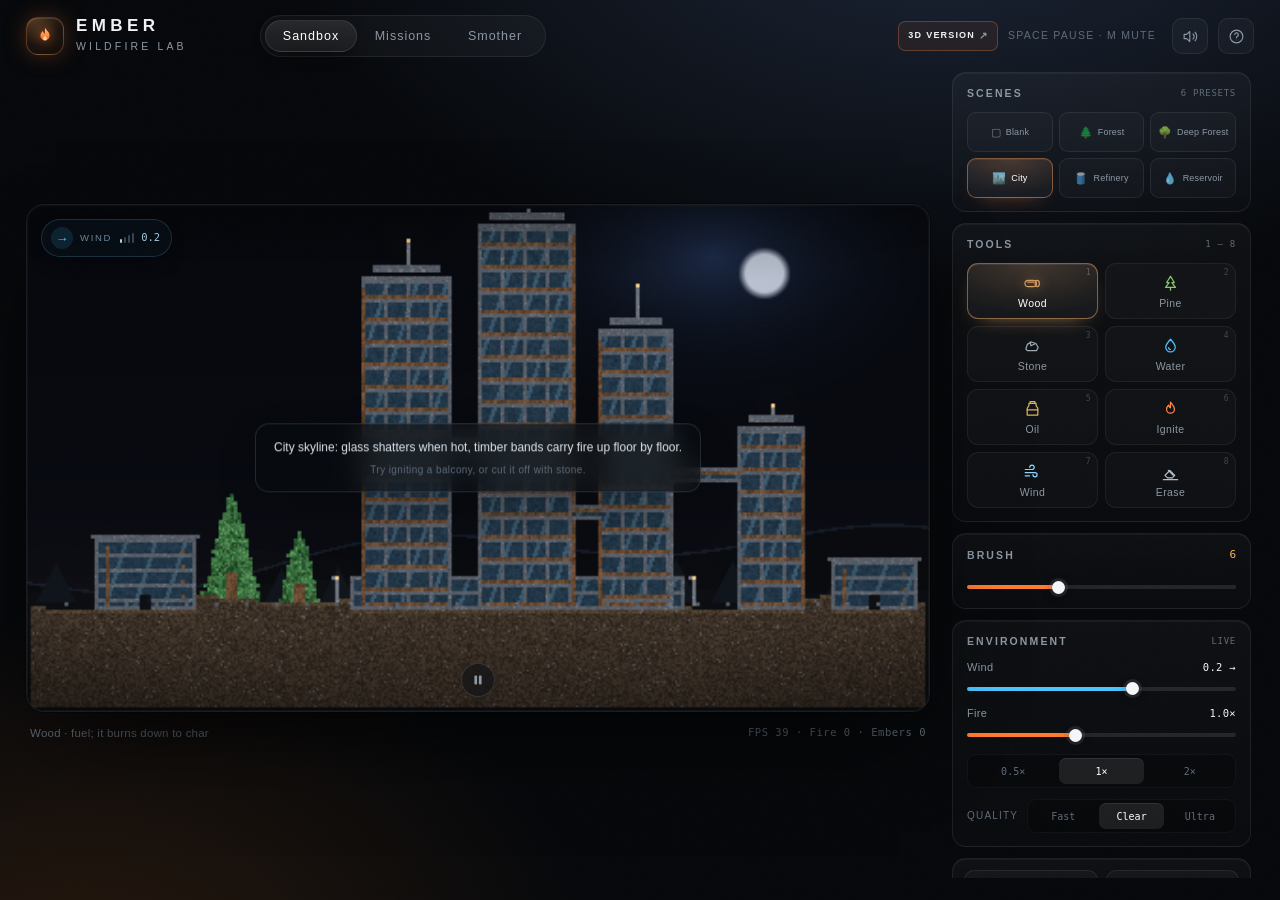
<file: Tools/ember/ember-wildfire.html>
<!doctype html>
<html lang="en">
<head>
<meta charset="utf-8" />
<meta name="viewport" content="width=device-width, initial-scale=1, viewport-fit=cover" />
<meta name="theme-color" content="#06080b" />
<title>EMBER · Wildfire Lab</title>
<style>
/* ============================================================
   EMBER · Wildfire Lab
   ============================================================ */
:root {
  --bg: #06080b;
  --panel: rgba(17, 22, 29, 0.72);
  --panel-solid: #0e1319;
  --line: rgba(255, 255, 255, 0.075);
  --line-soft: rgba(255, 255, 255, 0.045);
  --line-strong: rgba(255, 255, 255, 0.14);
  --text: #eef2f6;
  --muted: #8b97a4;
  --muted-2: #5f6b78;
  --ember: #ff7a2f;
  --ember-hi: #ffb15c;
  --sky: #4cc3ff;
  --leaf: #86c06c;
  --radius: 16px;
  --font: "SF Pro Display", "SF Pro Text", -apple-system, BlinkMacSystemFont,
    "Segoe UI", "PingFang TC", "Noto Sans TC", "Microsoft JhengHei", sans-serif;
  --mono: "SF Mono", ui-monospace, "JetBrains Mono", Menlo, monospace;
}

* { box-sizing: border-box; }
html, body { height: 100%; }

body {
  margin: 0;
  background:
    radial-gradient(1100px 640px at 74% -12%, rgba(52, 68, 100, 0.5) 0%, transparent 62%),
    radial-gradient(900px 620px at 6% 108%, rgba(120, 64, 18, 0.28) 0%, transparent 58%),
    var(--bg);
  color: var(--text);
  font-family: var(--font);
  font-size: 14px;
  line-height: 1.45;
  overflow: hidden;
  -webkit-font-smoothing: antialiased;
  text-rendering: optimizeLegibility;
}

button, input { font-family: inherit; color: inherit; }
button { cursor: pointer; }
::selection { background: rgba(255, 122, 47, 0.35); }

[hidden] { display: none !important; }

/* film grain */
.grain {
  position: fixed;
  inset: 0;
  z-index: 999;
  pointer-events: none;
  opacity: 0.05;
  mix-blend-mode: overlay;
  background-image: url("data:image/svg+xml,%3Csvg xmlns='http://www.w3.org/2000/svg' width='140' height='140'%3E%3Cfilter id='n'%3E%3CfeTurbulence type='fractalNoise' baseFrequency='0.85' numOctaves='2' stitchTiles='stitch'/%3E%3C/filter%3E%3Crect width='140' height='140' filter='url(%23n)' opacity='0.55'/%3E%3C/svg%3E");
}

.app {
  height: 100%;
  display: flex;
  flex-direction: column;
  min-height: 0;
}

/* ---------------------------------------------------------- header */
.topbar {
  flex: 0 0 auto;
  height: 72px;
  display: flex;
  align-items: center;
  gap: 24px;
  padding: 0 26px;
}
.brand { display: flex; align-items: center; gap: 12px; min-width: 210px; }
.brand-mark {
  width: 38px; height: 38px;
  display: grid; place-items: center;
  border-radius: 12px;
  background:
    radial-gradient(120% 120% at 20% 0%, rgba(255, 177, 92, 0.22), transparent 60%),
    linear-gradient(160deg, #241a13, #120e0b);
  border: 1px solid rgba(255, 158, 90, 0.28);
  box-shadow: 0 0 26px -6px rgba(255, 122, 47, 0.55), inset 0 1px 0 rgba(255, 255, 255, 0.1);
}
.brand-mark svg { width: 20px; height: 20px; filter: drop-shadow(0 0 6px rgba(255, 122, 47, 0.8)); }
.brand-copy h1 {
  margin: 0;
  font-size: 17px;
  letter-spacing: 0.26em;
  font-weight: 700;
  line-height: 1;
}
.brand-copy p {
  margin: 5px 0 0;
  font-size: 10.5px;
  letter-spacing: 0.3em;
  color: var(--muted);
}

.mode-switch {
  position: relative;
  display: flex;
  padding: 4px;
  border-radius: 999px;
  background: rgba(255, 255, 255, 0.035);
  border: 1px solid var(--line);
}
.mode-switch button {
  position: relative;
  z-index: 1;
  width: 92px;
  height: 32px;
  border: 0;
  background: transparent;
  color: var(--muted);
  font-size: 12.5px;
  letter-spacing: 0.08em;
  border-radius: 999px;
  transition: color 0.25s ease;
}
.mode-switch button.active { color: #fff; }
.mode-glider {
  position: absolute;
  z-index: 0;
  top: 4px; bottom: 4px; left: 4px;
  width: 92px;
  border-radius: 999px;
  background: linear-gradient(180deg, rgba(255, 255, 255, 0.1), rgba(255, 255, 255, 0.045));
  border: 1px solid rgba(255, 255, 255, 0.1);
  box-shadow: 0 6px 18px -8px #000;
  transition: transform 0.32s cubic-bezier(0.34, 1.3, 0.64, 1);
}
.mode-switch[data-active="missions"] .mode-glider { transform: translateX(92px); }
.mode-switch[data-active="smother"] .mode-glider { transform: translateX(184px); }
.quality-row { display: flex; align-items: center; gap: 9px; margin-top: 11px; }
.quality-row > span { font-size: 10px; letter-spacing: 0.12em; color: var(--muted-2); flex: 0 0 auto; }
.quality-row .segmented { flex: 1; margin-top: 0; }

.top-actions { margin-left: auto; display: flex; align-items: center; gap: 10px; }
.hint-key {
  font-size: 10.5px;
  letter-spacing: 0.12em;
  color: var(--muted-2);
  margin-right: 6px;
  text-transform: uppercase;
}
.icon-btn {
  width: 36px; height: 36px;
  display: grid; place-items: center;
  border-radius: 10px;
  border: 1px solid var(--line);
  background: rgba(255, 255, 255, 0.03);
  color: var(--muted);
  transition: 0.2s ease;
}
.icon-btn:hover { color: var(--text); border-color: var(--line-strong); background: rgba(255, 255, 255, 0.06); }
.icon-btn svg { width: 17px; height: 17px; }
.icon-btn.off { color: var(--muted-2); opacity: 0.6; }

/* ---------------------------------------------------------- layout */
.workspace {
  flex: 1 1 auto;
  min-height: 0;
  display: grid;
  grid-template-columns: minmax(0, 1fr) 302px;
  gap: 22px;
  padding: 0 26px 22px;
}
.stage-area {
  min-width: 0;
  min-height: 0;
  display: flex;
  flex-direction: column;
  align-items: center;
  justify-content: center;
  gap: 8px;
}
.stage-foot {
  flex: 0 0 auto;
  height: 26px;
  width: 100%;
  max-width: 1200px;
  display: flex;
  align-items: center;
  justify-content: space-between;
  gap: 16px;
  padding: 0 4px;
  font-size: 11.5px;
  color: var(--muted-2);
  letter-spacing: 0.02em;
}
.foot-stats { font-family: var(--mono); font-size: 10.5px; letter-spacing: 0.05em; }
.foot-hint { margin: 0; transition: color 0.3s; }
.foot-hint b { color: var(--muted); font-weight: 500; }

/* ---------------------------------------------------------- stage */
.stage {
  position: relative;
  flex: 0 0 auto;
  border-radius: 18px;
  overflow: hidden;
  background: #04060a;
  border: 1px solid rgba(255, 255, 255, 0.09);
  box-shadow:
    0 40px 90px -30px rgba(0, 0, 0, 0.95),
    0 0 0 1px rgba(0, 0, 0, 0.4),
    inset 0 1px 0 rgba(255, 255, 255, 0.06);
  touch-action: none;
  cursor: none;
  isolation: isolate;
}
.stage canvas {
  position: absolute;
  inset: 0;
  width: 100%;
  height: 100%;
  display: block;
}
#glowCanvas {
  mix-blend-mode: screen;
  filter: blur(18px) saturate(1.4);
  opacity: 1;
  transform: scale(1.015);
  pointer-events: none;
}
.firelight {
  position: absolute;
  left: 50%; top: 50%;
  z-index: 2;
  width: 300px; height: 300px;
  border-radius: 50%;
  transform: translate(-50%, -50%);
  background: radial-gradient(circle, rgba(255, 146, 66, 0.34) 0%, rgba(255, 110, 40, 0.12) 42%, transparent 70%);
  filter: blur(26px);
  mix-blend-mode: screen;
  pointer-events: none;
  opacity: 0;
  transition: opacity 0.35s ease;
}
.stage-vignette {
  position: absolute;
  inset: 0;
  pointer-events: none;
  z-index: 3;
  background:
    radial-gradient(125% 105% at 50% 42%, transparent 52%, rgba(0, 0, 0, 0.45) 86%, rgba(0, 0, 0, 0.72) 100%),
    linear-gradient(180deg, rgba(0, 0, 0, 0.22), transparent 15%, transparent 82%, rgba(0, 0, 0, 0.3));
  mix-blend-mode: multiply;
}
.stage::after {
  content: "";
  position: absolute;
  inset: 0;
  border-radius: inherit;
  pointer-events: none;
  z-index: 4;
  box-shadow: inset 0 0 0 1px rgba(255, 255, 255, 0.035);
}

/* hud */
.hud {
  position: absolute;
  inset: 0;
  z-index: 5;
  pointer-events: none;
  padding: 14px;
  display: flex;
  flex-direction: column;
  justify-content: space-between;
}
.hud-top { display: flex; align-items: flex-start; justify-content: space-between; gap: 12px; }
.hud-bottom { display: flex; align-items: flex-end; justify-content: space-between; gap: 12px; }

.wind-pill {
  display: flex;
  align-items: center;
  gap: 7px;
  padding: 7px 11px 7px 9px;
  border-radius: 999px;
  background: rgba(8, 19, 28, 0.55);
  border: 1px solid rgba(120, 205, 255, 0.18);
  backdrop-filter: blur(12px);
  -webkit-backdrop-filter: blur(12px);
  font-size: 11px;
  color: #bfe7ff;
  box-shadow: 0 8px 24px -14px #000;
}
.wind-arrow {
  width: 22px; height: 22px;
  display: grid; place-items: center;
  border-radius: 50%;
  background: rgba(76, 195, 255, 0.12);
  color: var(--sky);
  font-size: 13px;
  line-height: 1;
  transition: transform 0.5s cubic-bezier(0.3, 1.4, 0.5, 1);
}
.wind-pill .wind-label { letter-spacing: 0.18em; color: rgba(191, 231, 255, 0.55); font-size: 9.5px; }
.wind-pill .wind-val { font-family: var(--mono); font-size: 10.5px; opacity: 0.85; }
.wind-bars { display: flex; align-items: flex-end; gap: 2px; height: 10px; margin-left: 1px; }
.wind-bars i { width: 2px; border-radius: 1px; background: currentColor; opacity: 0.25; }
.wind-bars i.on { opacity: 0.9; }
.wind-bars i:nth-child(1) { height: 4px; }
.wind-bars i:nth-child(2) { height: 6px; }
.wind-bars i:nth-child(3) { height: 8px; }
.wind-bars i:nth-child(4) { height: 10px; }

.mission-hud {
  min-width: 208px;
  max-width: 280px;
  padding: 11px 13px 12px;
  border-radius: 13px;
  background: rgba(8, 12, 17, 0.62);
  border: 1px solid rgba(255, 255, 255, 0.1);
  backdrop-filter: blur(14px);
  -webkit-backdrop-filter: blur(14px);
  box-shadow: 0 14px 40px -24px #000;
  text-align: right;
}
.mh-row { display: flex; align-items: center; justify-content: space-between; gap: 10px; }
.mh-tag {
  font-size: 9px;
  letter-spacing: 0.2em;
  color: var(--ember-hi);
  text-transform: uppercase;
}
.mh-time {
  font-family: var(--mono);
  font-size: 15px;
  letter-spacing: 0.04em;
  color: #fff;
  font-variant-numeric: tabular-nums;
}
.mh-time.warn { color: #ff6b6b; animation: pulse 1s infinite; }
.mh-name { margin-top: 5px; font-size: 13.5px; font-weight: 600; letter-spacing: 0.02em; }
.mh-goal { margin-top: 3px; font-size: 10.5px; color: var(--muted); line-height: 1.4; }

@keyframes pulse { 50% { opacity: 0.55; } }

.water-wrap {
  display: flex;
  align-items: center;
  gap: 8px;
  padding: 8px 12px 8px 9px;
  border-radius: 999px;
  background: rgba(6, 14, 22, 0.6);
  border: 1px solid rgba(76, 195, 255, 0.18);
  backdrop-filter: blur(12px);
  -webkit-backdrop-filter: blur(12px);
}
.water-icon { font-size: 12px; filter: saturate(0.8); }
.water-bar {
  width: 116px;
  height: 5px;
  border-radius: 3px;
  background: rgba(255, 255, 255, 0.1);
  overflow: hidden;
}
.water-bar i {
  display: block;
  height: 100%;
  width: 100%;
  border-radius: inherit;
  background: linear-gradient(90deg, #2f9de0, #6fe0ff);
  box-shadow: 0 0 12px rgba(76, 195, 255, 0.7);
  transition: width 0.15s linear;
}
.water-num { font-family: var(--mono); font-size: 10.5px; color: #9fdcff; min-width: 28px; text-align: right; }
.water-wrap.low .water-bar i { background: linear-gradient(90deg, #d94f3d, #ff8a5c); box-shadow: 0 0 12px rgba(255, 100, 60, 0.7); }

.score-pill {
  display: flex;
  align-items: center;
  gap: 8px;
  padding: 7px 12px;
  border-radius: 999px;
  background: rgba(20, 12, 6, 0.55);
  border: 1px solid rgba(255, 158, 90, 0.18);
  backdrop-filter: blur(12px);
  -webkit-backdrop-filter: blur(12px);
}
.score-label { font-size: 9.5px; letter-spacing: 0.18em; color: rgba(255, 177, 92, 0.6); }
.score-num { font-family: var(--mono); font-size: 13px; color: #ffd7a8; font-variant-numeric: tabular-nums; }
.combo {
  font-family: var(--mono);
  font-size: 10px;
  color: #ffcf7d;
  padding: 1px 6px;
  border-radius: 999px;
  background: rgba(255, 158, 90, 0.14);
  opacity: 0;
  transform: scale(0.8);
  transition: 0.2s ease;
}
.combo.show { opacity: 1; transform: scale(1); }

/* play / pause */
.stage-play {
  position: absolute;
  z-index: 6;
  left: 50%;
  bottom: 14px;
  transform: translateX(-50%);
  width: 34px; height: 34px;
  display: grid; place-items: center;
  border-radius: 50%;
  border: 1px solid rgba(255, 255, 255, 0.12);
  background: rgba(10, 14, 19, 0.55);
  backdrop-filter: blur(12px);
  -webkit-backdrop-filter: blur(12px);
  color: var(--muted);
  transition: 0.2s;
}
.stage-play:hover { color: #fff; background: rgba(255, 255, 255, 0.08); transform: translateX(-50%) scale(1.06); }

.stage.paused::before {
  content: "PAUSED";
  position: absolute;
  z-index: 8;
  left: 50%; top: 50%;
  transform: translate(-50%, -50%);
  padding: 10px 22px;
  border-radius: 999px;
  background: rgba(8, 12, 17, 0.62);
  border: 1px solid rgba(255, 255, 255, 0.14);
  backdrop-filter: blur(14px);
  -webkit-backdrop-filter: blur(14px);
  font-size: 12px;
  letter-spacing: 0.32em;
  color: rgba(255, 255, 255, 0.82);
  pointer-events: none;
}
.stage.paused canvas { filter: saturate(0.45) brightness(0.6); transition: filter 0.3s; }
.stage canvas { transition: filter 0.3s; }

.icon-btn .wave1, .icon-btn .wave2 { transition: opacity 0.2s; }
.icon-btn.off .wave1, .icon-btn.off .wave2 { opacity: 0; }
.stage-play svg { width: 12px; height: 12px; }

/* fire alert */
.fire-alert {
  position: absolute;
  z-index: 6;
  width: 54px; height: 54px;
  border-radius: 50%;
  border: 2px solid rgba(255, 92, 60, 0.9);
  box-shadow: 0 0 30px rgba(255, 92, 60, 0.55), inset 0 0 18px rgba(255, 92, 60, 0.25);
  transform: translate(-50%, -50%);
  pointer-events: none;
  animation: alertPulse 0.8s ease-in-out infinite;
}
.fire-alert::after {
  content: "";
  position: absolute;
  left: 50%; top: 50%;
  width: 6px; height: 6px;
  border-radius: 50%;
  background: #ff7a3d;
  box-shadow: 0 0 14px #ff7a3d;
  transform: translate(-50%, -50%);
}
@keyframes alertPulse {
  0%, 100% { opacity: 0.4; transform: translate(-50%, -50%) scale(0.7); }
  50% { opacity: 1; transform: translate(-50%, -50%) scale(1.05); }
}

/* brush ring */
.brush-ring {
  position: absolute;
  left: -120px;
  top: -120px;
  z-index: 6;
  width: 60px; height: 60px;
  border-radius: 50%;
  border: 1.5px solid rgba(255, 255, 255, 0.62);
  box-shadow: 0 0 0 1px rgba(0, 0, 0, 0.25), inset 0 0 18px rgba(255, 255, 255, 0.05);
  transform: translate(-50%, -50%);
  pointer-events: none;
  transition: border-color 0.2s, opacity 0.15s;
  mix-blend-mode: screen;
}
.brush-ring::after {
  content: "";
  position: absolute;
  left: 50%; top: 50%;
  width: 3px; height: 3px;
  border-radius: 50%;
  background: rgba(255, 255, 255, 0.85);
  transform: translate(-50%, -50%);
}

/* countdown */
.countdown {
  position: absolute;
  left: 50%; top: 46%;
  transform: translate(-50%, -50%);
  z-index: 7;
  font-size: clamp(64px, 9vw, 118px);
  font-weight: 700;
  letter-spacing: 0.04em;
  color: #fff4e2;
  text-shadow: 0 0 40px rgba(255, 138, 74, 0.75), 0 0 140px rgba(255, 122, 47, 0.45);
  pointer-events: none;
  animation: cdPulse 1s ease-in-out infinite;
}
@keyframes cdPulse {
  0%, 100% { opacity: 0.35; transform: translate(-50%, -50%) scale(0.92); }
  30% { opacity: 1; transform: translate(-50%, -50%) scale(1); }
}
@media (max-width: 640px) {
  .top-link { display: none; } .countdown { font-size: 56px; } }

/* toasts & popups */
.toasts {
  position: absolute;
  left: 50%;
  bottom: 58px;
  transform: translateX(-50%);
  display: flex;
  flex-direction: column;
  align-items: center;
  gap: 6px;
  pointer-events: none;
  z-index: 7;
  width: max-content;
  max-width: 88%;
}
.toast {
  padding: 7px 14px;
  border-radius: 999px;
  font-size: 11.5px;
  letter-spacing: 0.02em;
  color: #f4f7fa;
  background: rgba(9, 13, 18, 0.78);
  border: 1px solid rgba(255, 255, 255, 0.12);
  backdrop-filter: blur(14px);
  -webkit-backdrop-filter: blur(14px);
  box-shadow: 0 10px 30px -16px #000;
  animation: toastIn 0.28s cubic-bezier(0.2, 1.2, 0.4, 1) both;
}
.toast.out { animation: toastOut 0.35s ease both; }
.toast.warm { border-color: rgba(255, 158, 90, 0.35); color: #ffe0c0; }
@keyframes toastIn { from { opacity: 0; transform: translateY(8px) scale(0.96); } }
@keyframes toastOut { to { opacity: 0; transform: translateY(-6px); } }

.popups { position: absolute; inset: 0; overflow: hidden; pointer-events: none; z-index: 7; }
.popup {
  position: absolute;
  transform: translate(-50%, -50%);
  font-family: var(--mono);
  font-size: 13px;
  font-weight: 600;
  color: #ffce8a;
  text-shadow: 0 2px 12px rgba(255, 122, 47, 0.6);
  animation: popUp 1.05s cubic-bezier(0.2, 0.7, 0.3, 1) forwards;
  white-space: nowrap;
}
.popup.big { font-size: 17px; color: #fff0d6; }
@keyframes popUp {
  0% { opacity: 0; transform: translate(-50%, -40%) scale(0.7); }
  18% { opacity: 1; transform: translate(-50%, -70%) scale(1); }
  100% { opacity: 0; transform: translate(-50%, -180%) scale(0.95); }
}

/* ---------------------------------------------------------- panel */
.panel {
  min-height: 0;
  overflow-y: auto;
  overflow-x: hidden;
  display: flex;
  flex-direction: column;
  gap: 11px;
  padding-right: 3px;
  scrollbar-width: thin;
  scrollbar-color: rgba(255, 255, 255, 0.12) transparent;
}
.panel::-webkit-scrollbar { width: 5px; }
.panel::-webkit-scrollbar-thumb { background: rgba(255, 255, 255, 0.12); border-radius: 4px; }

.panel-section, .mission-card {
  background: linear-gradient(180deg, rgba(255, 255, 255, 0.035), rgba(255, 255, 255, 0.014));
  border: 1px solid var(--line);
  border-radius: 14px;
  padding: 13px 14px;
  box-shadow: inset 0 1px 0 rgba(255, 255, 255, 0.04);
}
.section-head { display: flex; align-items: center; justify-content: space-between; margin-bottom: 11px; }
.section-head h3 {
  margin: 0;
  font-size: 10.5px;
  font-weight: 600;
  letter-spacing: 0.2em;
  color: var(--muted);
}
.kbd-hint { font-family: var(--mono); font-size: 9px; color: var(--muted-2); letter-spacing: 0.08em; }
.value { font-family: var(--mono); font-size: 11px; color: var(--ember-hi); }

.tool-grid { display: grid; grid-template-columns: 1fr 1fr; gap: 7px; }
.tool-btn {
  position: relative;
  height: 56px;
  display: flex;
  flex-direction: column;
  align-items: center;
  justify-content: center;
  gap: 4px;
  border-radius: 11px;
  border: 1px solid rgba(255, 255, 255, 0.06);
  background: rgba(255, 255, 255, 0.025);
  color: var(--muted);
  transition: 0.18s ease;
  overflow: hidden;
}
.tool-btn svg { width: 19px; height: 19px; color: var(--accent, #9aa6b2); transition: 0.18s; }
.tool-btn span { font-size: 10.5px; letter-spacing: 0.04em; }
.tool-btn .key {
  position: absolute;
  top: 4px; right: 6px;
  font-family: var(--mono);
  font-size: 8px;
  color: var(--muted-2);
  opacity: 0.6;
}
.tool-btn:hover:not(:disabled) { background: rgba(255, 255, 255, 0.055); border-color: var(--line-strong); color: var(--text); }
.tool-btn:disabled { opacity: 0.28; cursor: not-allowed; filter: saturate(0.4); }
.range:disabled { opacity: 0.35; }
.segmented button:disabled { opacity: 0.32; cursor: not-allowed; }
.tool-btn.active {
  color: #fff;
  border-color: color-mix(in srgb, var(--accent) 55%, transparent);
  background:
    radial-gradient(120% 130% at 50% 0%, color-mix(in srgb, var(--accent) 22%, transparent), transparent 70%),
    rgba(255, 255, 255, 0.045);
  box-shadow: 0 8px 22px -14px var(--accent), inset 0 1px 0 rgba(255, 255, 255, 0.08);
}
.tool-btn.active svg { color: var(--accent); filter: drop-shadow(0 0 6px color-mix(in srgb, var(--accent) 55%, transparent)); }
.tool-btn.active .key { color: rgba(255, 255, 255, 0.45); }

/* ranges */
.range {
  -webkit-appearance: none;
  appearance: none;
  width: 100%;
  height: 4px;
  border-radius: 3px;
  outline: none;
  margin: 11px 0 2px;
  background: linear-gradient(
    90deg,
    var(--accent, #ff7a2f) 0%,
    var(--accent, #ff7a2f) var(--p, 50%),
    rgba(255, 255, 255, 0.1) var(--p, 50%),
    rgba(255, 255, 255, 0.1) 100%
  );
}
.range::-webkit-slider-thumb {
  -webkit-appearance: none;
  width: 13px; height: 13px;
  border-radius: 50%;
  background: #f4f7fa;
  border: 0;
  box-shadow: 0 0 0 3px rgba(255, 255, 255, 0.09), 0 2px 8px rgba(0, 0, 0, 0.6);
  transition: transform 0.15s;
}
.range::-webkit-slider-thumb:hover { transform: scale(1.15); }
.range::-moz-range-thumb {
  width: 13px; height: 13px; border: 0; border-radius: 50%;
  background: #f4f7fa; box-shadow: 0 0 0 3px rgba(255, 255, 255, 0.09);
}
.range.ember { --accent: #ff7a2f; }
.range.sky { --accent: #4cc3ff; }

.slider-row { margin-bottom: 10px; }
.slider-row:last-child { margin-bottom: 0; }
.slider-row label {
  display: flex;
  align-items: center;
  justify-content: space-between;
  font-size: 11px;
  color: var(--muted);
  letter-spacing: 0.03em;
}
.slider-row label b { font-family: var(--mono); font-weight: 500; font-size: 10.5px; color: var(--text); }

.segmented {
  display: grid;
  grid-template-columns: repeat(3, 1fr);
  gap: 4px;
  margin-top: 12px;
  padding: 3px;
  border-radius: 9px;
  background: rgba(0, 0, 0, 0.25);
  border: 1px solid var(--line-soft);
}
.segmented button {
  height: 26px;
  border: 0;
  border-radius: 7px;
  background: transparent;
  color: var(--muted-2);
  font-family: var(--mono);
  font-size: 10px;
  transition: 0.18s;
}
.segmented button:hover { color: var(--text); }
.segmented.two { grid-template-columns: 1fr 1fr; }
.segmented button.active {
  background: rgba(255, 255, 255, 0.09);
  color: #fff;
  box-shadow: 0 1px 0 rgba(255, 255, 255, 0.08) inset;
}

.actions { display: grid; grid-template-columns: 1fr 1fr; gap: 8px; padding: 11px; }
.top-link { display: inline-flex; align-items: center; gap: 4px; height: 30px; padding: 0 9px; border-radius: 7px; border: 1px solid rgba(255, 140, 80, 0.28); background: rgba(255, 110, 50, 0.07); color: var(--text); font-size: 9px; font-weight: 700; letter-spacing: 0.13em; text-decoration: none; white-space: nowrap; transition: 0.16s; }
.top-link:hover { background: rgba(255, 110, 50, 0.15); border-color: rgba(255, 150, 90, 0.5); }
.top-link-3d { color: var(--orange); }
.top-link-arrow { color: var(--muted); font-size: 10px; }
.action-3d { grid-column: 1 / -1; justify-content: center; border-color: rgba(255, 140, 80, 0.24); background: linear-gradient(180deg, rgba(255, 110, 50, 0.11), rgba(255, 110, 50, 0.035)); color: var(--text); text-decoration: none; }
.action-3d:hover { border-color: rgba(255, 150, 90, 0.5); background: rgba(255, 110, 50, 0.14); }
.action-3d em { color: var(--orange); }
.help-3d-link { display: inline-block; margin-top: 11px; color: var(--orange); text-decoration: none; border-bottom: 1px solid rgba(255, 120, 60, 0.4); }
.help-3d-link:hover { color: #ffb08a; border-color: #ffb08a; }
.action-btn {
  height: 40px;
  display: flex;
  align-items: center;
  justify-content: center;
  gap: 7px;
  border-radius: 10px;
  border: 1px solid var(--line);
  background: rgba(255, 255, 255, 0.03);
  color: var(--muted);
  font-size: 11.5px;
  letter-spacing: 0.03em;
  transition: 0.18s;
}
.action-btn:hover { background: rgba(255, 255, 255, 0.065); color: var(--text); border-color: var(--line-strong); }
.action-btn span { font-size: 14px; opacity: 0.8; }
.action-btn em { font-style: normal; font-family: var(--mono); font-size: 9px; color: var(--sky); }
.action-btn.sky:hover { border-color: rgba(76, 195, 255, 0.4); }
.action-btn:disabled { opacity: 0.35; cursor: not-allowed; }

.panel-foot {
  display: flex;
  align-items: center;
  justify-content: center;
  gap: 8px;
  padding: 2px 4px 6px;
  font-family: var(--mono);
  font-size: 9.5px;
  color: var(--muted-2);
  letter-spacing: 0.04em;
}
.panel-foot .dot { width: 2px; height: 2px; border-radius: 50%; background: var(--muted-2); opacity: 0.6; }

/* scene picker */
.scene-grid {
  display: grid;
  grid-template-columns: repeat(3, 1fr);
  gap: 6px;
}
.scene-btn {
  height: 40px;
  display: flex;
  align-items: center;
  justify-content: center;
  gap: 5px;
  padding: 0 3px;
  border-radius: 9px;
  border: 1px solid var(--line);
  background: rgba(255, 255, 255, 0.025);
  color: var(--muted);
  font-size: 9px;
  letter-spacing: 0.02em;
  transition: 0.18s ease;
}
.scene-btn .ico { font-size: 11px; line-height: 1; opacity: 0.8; filter: saturate(0.8); }
.scene-btn:hover { color: var(--text); background: rgba(255, 255, 255, 0.055); border-color: var(--line-strong); }
.scene-btn.active {
  color: #fff;
  border-color: rgba(255, 158, 90, 0.45);
  background:
    radial-gradient(120% 130% at 50% 0%, rgba(255, 158, 90, 0.2), transparent 70%),
    rgba(255, 255, 255, 0.04);
  box-shadow: 0 8px 20px -14px rgba(255, 122, 47, 0.7), inset 0 1px 0 rgba(255, 255, 255, 0.07);
}
.scene-btn:disabled { cursor: not-allowed; opacity: 0.5; }

/* mission card in panel */
.mission-card {
  border-color: rgba(255, 158, 90, 0.2);
  background:
    radial-gradient(120% 100% at 100% 0%, rgba(255, 122, 47, 0.1), transparent 55%),
    linear-gradient(180deg, rgba(255, 255, 255, 0.035), rgba(255, 255, 255, 0.012));
}
.mc-head { display: flex; justify-content: space-between; align-items: center; }
.mc-tag { font-size: 9px; letter-spacing: 0.22em; color: var(--ember-hi); }
.mc-time { font-family: var(--mono); font-size: 12px; color: #fff; font-variant-numeric: tabular-nums; }
.mc-time.warn { color: #ff6b6b; }
.mission-card h2 { margin: 7px 0 0; font-size: 16px; letter-spacing: 0.03em; font-weight: 600; }
.mission-card p { margin: 5px 0 0; font-size: 10.5px; color: var(--muted); line-height: 1.5; }
.mc-bar { height: 4px; margin-top: 11px; border-radius: 2px; background: rgba(255, 255, 255, 0.08); overflow: hidden; }
.mc-bar i { display: block; height: 100%; width: 100%; background: linear-gradient(90deg, #6ec49a, #b7e38a); border-radius: inherit; transition: width 0.3s; }
.mc-foot { display: flex; align-items: center; justify-content: space-between; margin-top: 9px; font-size: 10px; color: var(--muted-2); }
.mc-foot .text-btn { border: 0; background: none; color: var(--muted); font-size: 10px; padding: 0; text-decoration: underline; text-underline-offset: 3px; }
.mc-foot .text-btn:hover { color: #ff9a6a; }

/* ---------------------------------------------------------- modal */
.modal-root {
  position: fixed;
  inset: 0;
  z-index: 1000;
  display: grid;
  place-items: center;
  padding: 24px;
  background: rgba(3, 5, 8, 0.72);
  backdrop-filter: blur(14px);
  -webkit-backdrop-filter: blur(14px);
  animation: fadeIn 0.25s ease both;
}
.modal-root[hidden] { display: none; }
@keyframes fadeIn { from { opacity: 0; } }
.modal {
  width: min(660px, 100%);
  max-height: min(84vh, 760px);
  overflow-y: auto;
  background:
    radial-gradient(90% 60% at 100% 0%, rgba(255, 122, 47, 0.08), transparent 60%),
    #0d1218;
  border: 1px solid rgba(255, 255, 255, 0.1);
  border-radius: 20px;
  padding: 26px;
  box-shadow: 0 50px 120px -40px #000, inset 0 1px 0 rgba(255, 255, 255, 0.07);
  animation: modalIn 0.35s cubic-bezier(0.2, 1.1, 0.4, 1) both;
  scrollbar-width: thin;
}
@keyframes modalIn { from { opacity: 0; transform: translateY(14px) scale(0.97); } }
.modal-head { display: flex; align-items: flex-start; justify-content: space-between; gap: 20px; margin-bottom: 20px; }
.modal-kicker { font-size: 9.5px; letter-spacing: 0.26em; color: var(--ember-hi); text-transform: uppercase; }
.modal h2 { margin: 7px 0 0; font-size: 24px; letter-spacing: 0.02em; font-weight: 650; }
.modal-sub { margin: 7px 0 0; color: var(--muted); font-size: 12px; line-height: 1.6; }
.modal-close {
  flex: 0 0 auto;
  width: 32px; height: 32px;
  border-radius: 9px;
  border: 1px solid var(--line);
  background: rgba(255, 255, 255, 0.03);
  color: var(--muted);
  font-size: 17px;
  line-height: 1;
}
.modal-close:hover { color: #fff; background: rgba(255, 255, 255, 0.07); }

.mission-list { display: flex; flex-direction: column; gap: 9px; }
.mission-item {
  display: flex;
  align-items: center;
  gap: 15px;
  padding: 14px 16px;
  border-radius: 13px;
  border: 1px solid var(--line);
  background: rgba(255, 255, 255, 0.022);
  text-align: left;
  transition: 0.2s;
  width: 100%;
}
.mission-item:hover:not(:disabled) { border-color: rgba(255, 158, 90, 0.4); background: rgba(255, 158, 90, 0.05); transform: translateY(-1px); }
.mission-item:disabled { opacity: 0.42; cursor: not-allowed; }
.mission-num {
  flex: 0 0 auto;
  width: 42px; height: 42px;
  display: grid; place-items: center;
  border-radius: 11px;
  background: linear-gradient(160deg, rgba(255, 158, 90, 0.15), rgba(255, 158, 90, 0.03));
  border: 1px solid rgba(255, 158, 90, 0.16);
  font-family: var(--mono);
  font-size: 13px;
  color: var(--ember-hi);
}
.mission-item h3 { margin: 0; font-size: 14px; font-weight: 600; letter-spacing: 0.02em; }
.mission-item p { margin: 3px 0 0; font-size: 10.5px; color: #9aa6b3; line-height: 1.5; }
.mission-meta { margin-left: auto; display: flex; flex-direction: column; align-items: flex-end; gap: 5px; }
.stars { display: flex; gap: 2px; color: #ffce7a; font-size: 11px; letter-spacing: 1px; }
.stars .dim { color: rgba(255, 255, 255, 0.14); }
.mission-best { font-family: var(--mono); font-size: 9px; color: var(--muted-2); }

/* help */
.help-grid { display: grid; grid-template-columns: 1fr 1fr; gap: 10px; }
.help-item {
  padding: 13px;
  border-radius: 12px;
  border: 1px solid var(--line);
  background: rgba(255, 255, 255, 0.025);
}
.help-item h4 { margin: 0 0 5px; font-size: 12px; font-weight: 600; display: flex; align-items: center; gap: 7px; }
.help-item h4 span { font-size: 14px; }
.help-item p { margin: 0; font-size: 11px; color: #b3bdc8; line-height: 1.6; }
.help-note {
  margin-top: 16px;
  padding-top: 14px;
  border-top: 1px solid var(--line-soft);
  font-size: 10px;
  color: var(--muted-2);
  line-height: 1.6;
}
.help-note a { color: var(--muted); }
kbd {
  display: inline-block;
  min-width: 17px;
  padding: 1px 4px;
  border-radius: 4px;
  border: 1px solid rgba(255, 255, 255, 0.14);
  background: rgba(255, 255, 255, 0.06);
  font-family: var(--mono);
  font-size: 9px;
  line-height: 1.5;
  text-align: center;
  color: #cfd8e1;
}

/* result */
.result {
  text-align: center;
  padding: 8px 10px 4px;
}
.result-badge {
  width: 62px; height: 62px;
  margin: 0 auto 14px;
  display: grid; place-items: center;
  border-radius: 50%;
  background: radial-gradient(circle at 50% 30%, rgba(255, 177, 92, 0.3), rgba(255, 122, 47, 0.05));
  border: 1px solid rgba(255, 158, 90, 0.35);
  font-size: 26px;
  box-shadow: 0 0 50px -8px rgba(255, 122, 47, 0.45);
}
.result-badge.lose { background: radial-gradient(circle at 50% 30%, rgba(255, 90, 90, 0.22), rgba(255, 60, 60, 0.03)); border-color: rgba(255, 110, 110, 0.3); box-shadow: 0 0 50px -8px rgba(255, 60, 60, 0.3); }
.result h2 { font-size: 25px; margin: 0; }
.result .stars-big { margin: 12px 0 4px; font-size: 25px; letter-spacing: 6px; color: #ffce7a; }
.result .stars-big .dim { color: rgba(255, 255, 255, 0.12); }
.result-sub { color: var(--muted); font-size: 12px; margin: 6px 0 0; }
.result-stats {
  display: grid;
  grid-template-columns: repeat(3, 1fr);
  gap: 8px;
  margin: 22px 0;
}
.result-stat {
  padding: 12px 8px;
  border-radius: 11px;
  background: rgba(255, 255, 255, 0.03);
  border: 1px solid var(--line);
}
.result-stat b { display: block; font-family: var(--mono); font-size: 16px; font-weight: 500; color: #fff; }
.result-stat span { display: block; margin-top: 3px; font-size: 9px; letter-spacing: 0.16em; color: var(--muted-2); }
.result-actions { display: flex; gap: 9px; justify-content: center; }

.btn {
  height: 42px;
  padding: 0 22px;
  border-radius: 11px;
  border: 1px solid var(--line-strong);
  background: rgba(255, 255, 255, 0.05);
  color: #e8edf2;
  font-size: 12.5px;
  letter-spacing: 0.04em;
  transition: 0.18s;
}
.btn:hover { background: rgba(255, 255, 255, 0.09); transform: translateY(-1px); }
.btn.primary {
  background: linear-gradient(180deg, #ff9a52, #ee6a1e);
  border-color: rgba(255, 190, 140, 0.5);
  color: #1a0d04;
  font-weight: 650;
  box-shadow: 0 12px 30px -12px rgba(255, 122, 47, 0.8);
}
.btn.primary:hover { filter: brightness(1.06); }
.btn.ghost { background: transparent; }

/* intro tooltip inside stage */
.stage-tip {
  position: absolute;
  left: 50%;
  top: 50%;
  transform: translate(-50%, -50%) scale(0.96);
  z-index: 7;
  padding: 13px 18px;
  border-radius: 14px;
  background: rgba(8, 12, 17, 0.62);
  border: 1px solid rgba(255, 255, 255, 0.12);
  backdrop-filter: blur(14px);
  -webkit-backdrop-filter: blur(14px);
  font-size: 12px;
  color: #dfe7ee;
  text-align: center;
  line-height: 1.7;
  pointer-events: none;
  opacity: 0;
  transition: opacity 0.6s ease, transform 0.6s ease;
  box-shadow: 0 20px 60px -26px #000;
}
.stage-tip.show { opacity: 1; transform: translate(-50%, -50%) scale(1); }
.stage-tip b { color: var(--ember-hi); font-weight: 600; }
.stage-tip small { display: block; margin-top: 4px; color: var(--muted-2); font-size: 10px; letter-spacing: 0.04em; }

/* ---------------------------------------------------------- responsive */
@media (max-width: 1180px) {
  .workspace { grid-template-columns: minmax(0, 1fr) 280px; gap: 16px; padding: 0 18px 18px; }
  .topbar { padding: 0 18px; }
}
@media (max-width: 980px) {
  body { overflow: auto; }
  .app { height: auto; min-height: 100%; }
  .topbar { height: 62px; gap: 14px; position: sticky; top: 0; z-index: 20; background: rgba(6, 8, 11, 0.8); backdrop-filter: blur(16px); }
  .brand { min-width: 0; }
  .brand-copy p { display: none; }
  .hint-key { display: none; }
  .workspace { grid-template-columns: 1fr; display: flex; flex-direction: column; padding: 0 14px 24px; }
  .stage-area { display: block; }
  .stage { width: 100%; height: auto; aspect-ratio: 16 / 9; }
  .stage-foot { height: 22px; margin-top: 6px; }
  .panel { overflow: visible; display: grid; grid-template-columns: 1fr 1fr; gap: 10px; margin-top: 12px; }
  .panel .mission-card { grid-column: 1 / -1; }
  .panel .panel-foot { grid-column: 1 / -1; }
}
@media (max-width: 640px) {
  .top-link { display: none; }
  .topbar { padding: 0 12px; height: 56px; gap: 8px; }
  .brand-mark { width: 32px; height: 32px; border-radius: 10px; }
  .brand-copy h1 { font-size: 14px; }
  .mode-switch button { width: 54px; height: 30px; font-size: 10px; }
  .mode-glider { width: 54px; }
  .mode-switch[data-active="missions"] .mode-glider { transform: translateX(54px); }
  .mode-switch[data-active="smother"] .mode-glider { transform: translateX(108px); }
  .icon-btn { width: 32px; height: 32px; }
  .workspace { padding: 0 10px 20px; }
  .stage { border-radius: 13px; }
  .hud { padding: 9px; }
  .wind-pill { padding: 5px 9px; }
  .mission-hud { min-width: 0; max-width: 195px; padding: 8px 10px; }
  .mh-name { font-size: 12px; }
  .mh-goal { font-size: 9px; }
  .water-wrap { padding: 6px 9px; }
  .water-bar { width: 74px; }
  .panel { grid-template-columns: 1fr; }
  .tool-grid { grid-template-columns: repeat(4, 1fr); }
  .tool-btn { height: 52px; }
  .help-grid { grid-template-columns: 1fr; }
  .modal { padding: 20px; border-radius: 16px; }
  .modal h2 { font-size: 20px; }
  .result-stats { grid-template-columns: 1fr 1fr 1fr; }
  .result-actions { flex-direction: column; }
  .stage-play { width: 28px; height: 28px; bottom: 9px; }
  .stage-tip { font-size: 11px; padding: 9px 12px; width: 82%; line-height: 1.6; }
  .stage-tip small { display: none; }
  .mission-hud { max-width: 152px; padding: 7px 9px; }
  .mission-hud .mh-goal { display: none; }
  .mh-name { font-size: 11.5px; margin-top: 3px; }
  .mh-time { font-size: 12.5px; }
  .mh-tag { font-size: 8px; }
  .water-bar { width: 66px; }
  .score-pill { padding: 5px 9px; }
}

@media (prefers-reduced-motion: reduce) {
  *, *::before, *::after { animation-duration: 0.001ms !important; transition-duration: 0.001ms !important; }
}

</style>
<link rel="icon" href="data:image/svg+xml,%3Csvg xmlns='http://www.w3.org/2000/svg' viewBox='0 0 24 24'%3E%3Cpath fill='%23ff8a3d' d='M12 2c2.6 4 5.5 5.5 5.5 9.4a5.5 5.5 0 1 1-11 0c0-2.2 1-3.8 2.8-5.5.4 1.6 1 2.7 2 3.4.5-2.3.5-4.6.7-7.3z'/%3E%3C/svg%3E" />
</head>
<body>
<div class="grain" aria-hidden="true"></div>

<div class="app">
  <header class="topbar">
    <div class="brand">
      <div class="brand-mark">
        <svg viewBox="0 0 24 24" fill="none" aria-hidden="true">
          <path d="M12 2.2c2.6 4.1 5.5 5.6 5.5 9.4a5.5 5.5 0 1 1-11 0c0-2.2 1.2-3.8 3-5.5.4 1.6 1 2.7 2 3.4.6-2.3.4-4.7.5-7.3z" fill="url(#fg)"/>
          <path d="M12 11.6c1.3 1.5 2.2 2.2 2.2 3.6a2.2 2.2 0 1 1-4.4 0c0-1.2.9-2 2.2-3.6z" fill="#ffe0ae" opacity=".9"/>
          <defs>
            <linearGradient id="fg" x1="12" y1="2" x2="12" y2="22" gradientUnits="userSpaceOnUse">
              <stop stop-color="#ffd08a"/><stop offset=".45" stop-color="#ff8b3d"/><stop offset="1" stop-color="#e14e12"/>
            </linearGradient>
          </defs>
        </svg>
      </div>
      <div class="brand-copy">
        <h1>EMBER</h1>
        <p>WILDFIRE LAB</p>
      </div>
    </div>

    <nav class="mode-switch" id="modeSwitch" data-active="sandbox" aria-label="Mode">
      <div class="mode-glider"></div>
      <button class="active" data-mode="sandbox" type="button">Sandbox</button>
      <button data-mode="missions" type="button">Missions</button>
      <button data-mode="smother" type="button">Smother</button>
    </nav>

    <div class="top-actions">
      <a class="top-link" href="ember-3d.html" title="Play the first-person 3D version"><span class="top-link-3d">3D</span> VERSION<span class="top-link-arrow">↗</span></a>
      <span class="hint-key">SPACE PAUSE · M MUTE</span>
      <button class="icon-btn" id="soundBtn" type="button" aria-label="Toggle sound" title="Sound (M)">
        <svg viewBox="0 0 24 24" fill="none" stroke="currentColor" stroke-width="1.6" stroke-linecap="round" stroke-linejoin="round"><path d="M11 5 6.5 9H3v6h3.5L11 19V5z"/><path class="wave1" d="M15.5 8.5a5 5 0 0 1 0 7"/><path class="wave2" d="M18.5 6a9 9 0 0 1 0 12"/></svg>
      </button>
      <button class="icon-btn" id="helpBtn" type="button" aria-label="How to play" title="How to play">
        <svg viewBox="0 0 24 24" fill="none" stroke="currentColor" stroke-width="1.6" stroke-linecap="round"><circle cx="12" cy="12" r="9"/><path d="M9.6 9.3a2.5 2.5 0 1 1 3.6 2.3c-.8.5-1.2 1-1.2 2"/><circle cx="12" cy="17" r="0.6" fill="currentColor" stroke="none"/></svg>
      </button>
    </div>
  </header>

  <main class="workspace">
    <section class="stage-area">
      <div class="stage" id="stage">
        <canvas id="mainCanvas"></canvas>
        <canvas id="glowCanvas"></canvas>

        <div class="hud">
          <div class="hud-top">
            <div class="wind-pill" id="windPill" title="Wind direction and strength">
              <span class="wind-arrow" id="windArrow">→</span>
              <span class="wind-label">WIND</span>
              <span class="wind-bars" id="windBars"><i></i><i></i><i></i><i></i></span>
              <span class="wind-val" id="windVal">0.2</span>
            </div>
            <div class="mission-hud" id="missionHud" hidden>
              <div class="mh-row">
                <span class="mh-tag" id="mhTag">MISSION 1</span>
                <span class="mh-time" id="mhTime">01:40</span>
              </div>
              <div class="mh-name" id="mhName">Cabin Watch</div>
              <div class="mh-goal" id="mhGoal">Extinguish all fires · Save 60% of trees</div>
            </div>
          </div>

          <div class="hud-bottom">
            <div class="water-wrap" id="waterWrap" hidden>
              <span class="water-icon">💧</span>
              <div class="water-bar"><i id="waterFill"></i></div>
              <span class="water-num" id="waterNum">160</span>
            </div>
            <div class="score-pill" id="scorePill" hidden>
              <span class="score-label">SCORE</span>
              <span class="score-num" id="scoreNum">0</span>
              <span class="combo" id="comboTag">×2</span>
            </div>
          </div>

          <div class="countdown" id="countdown" hidden>3</div>
          <div class="toasts" id="toasts"></div>
          <div class="popups" id="popups"></div>
          <div class="stage-tip" id="stageTip">
            Draw <strong>wood</strong>, light it with <strong>Fire</strong>, then put it out with <strong>Water</strong>
            <small>Stone blocks fire · Wind bends it · Try a mission</small>
          </div>
        </div>

        <div class="firelight" id="firelight"></div>
        <div class="fire-alert" id="fireAlert" hidden></div>
        <div class="brush-ring" id="brushRing" hidden></div>
        <button class="stage-play" id="playBtn" type="button" aria-label="Pause"></button>
        <div class="stage-vignette"></div>
      </div>

      <div class="stage-foot">
        <p class="foot-hint" id="footHint">Draw wood, ignite it, then put it out with water</p>
        <p class="foot-stats" id="footStats">FPS 60 · Fire 0</p>
      </div>
    </section>

    <aside class="panel">
      <div class="mission-card" id="missionCard" hidden>
        <div class="mc-head"><span class="mc-tag" id="mcTag">MISSION 1</span><span class="mc-time" id="mcTime">01:40</span></div>
        <h2 id="mcName">Cabin Watch</h2>
        <p id="mcGoal">Extinguish all fires. Save the cabin and at least 60% of the trees.</p>
        <div class="mc-bar"><i id="mcProgress"></i></div>
        <div class="mc-foot"><span id="mcTrees">Trees 100%</span><button class="text-btn" id="mcQuit" type="button">Quit Mission</button></div>
      </div>

      <div class="panel-section" id="sceneSection">
        <div class="section-head"><h3>SCENES</h3><span class="kbd-hint">6 PRESETS</span></div>
        <div class="scene-grid" id="sceneSeg" aria-label="Sandbox scene">
          <button class="scene-btn" data-scene="blank" type="button"><span class="ico">▢</span>Blank</button>
          <button class="scene-btn" data-scene="forest" type="button"><span class="ico">🌲</span>Forest</button>
          <button class="scene-btn" data-scene="deep" type="button"><span class="ico">🌳</span>Deep Forest</button>
          <button class="scene-btn active" data-scene="city" type="button"><span class="ico">🏙️</span>City</button>
          <button class="scene-btn" data-scene="refinery" type="button"><span class="ico">🛢️</span>Refinery</button>
          <button class="scene-btn" data-scene="reservoir" type="button"><span class="ico">💧</span>Reservoir</button>
        </div>
      </div>

      <div class="panel-section">
        <div class="section-head"><h3>TOOLS</h3><span class="kbd-hint">1 — 8</span></div>
        <div class="tool-grid" id="toolGrid"></div>
      </div>

      <div class="panel-section">
        <div class="section-head"><h3>BRUSH</h3><span class="value" id="brushVal">6</span></div>
        <input class="range ember" id="brushRange" type="range" min="2" max="14" step="1" value="6" aria-label="Brush size" />
      </div>

      <div class="panel-section">
        <div class="section-head"><h3>ENVIRONMENT</h3><span class="kbd-hint">LIVE</span></div>
        <div class="slider-row">
          <label for="windRange">Wind <b id="windLabel">0.2 →</b></label>
          <input class="range sky" id="windRange" type="range" min="-100" max="100" step="1" value="20" aria-label="Wind" />
        </div>
        <div class="slider-row">
          <label for="powerRange">Fire <b id="powerLabel">1.0×</b></label>
          <input class="range ember" id="powerRange" type="range" min="40" max="190" step="1" value="100" aria-label="Fire power" />
        </div>
        <div class="segmented" id="speedSeg" aria-label="Time speed">
          <button data-speed="0.5" type="button">0.5×</button>
          <button data-speed="1" class="active" type="button">1×</button>
          <button data-speed="2" type="button">2×</button>
        </div>
        <div class="quality-row">
          <span>QUALITY</span>
          <div class="segmented" id="qualitySeg" aria-label="Render quality">
            <button data-q="1" type="button">Fast</button>
            <button data-q="2" class="active" type="button">Clear</button>
            <button data-q="3" type="button">Ultra</button>
          </div>
        </div>
      </div>

      <div class="panel-section actions">
        <button class="action-btn sky" id="rainBtn" type="button"><span>☂</span> Rain <em id="rainCount"></em></button>
        <button class="action-btn" id="resetBtn" type="button"><span>↺</span> Reset Scene</button>
        <a class="action-btn action-3d" href="ember-3d.html"><span>▲</span> Play 3D Version <em>FIRST PERSON</em></a>
      </div>

      <div class="panel-foot">
        <span id="statFire">Fire 0</span><span class="dot"></span>
        <span id="statTrees">Trees —</span><span class="dot"></span>
        <span id="statFps">60 FPS</span>
      </div>
    </aside>
  </main>
</div>

<div id="modalRoot" class="modal-root" hidden></div>
<script>
/* ============================================================
   EMBER · simulation core
   Stable-fluids air field + cellular fire / water / materials
   ============================================================ */
'use strict';

const W = 240;
const H = 135;
const N = W * H;
const AMBIENT = 20;
const GROUND_Y = 106;

const AIR = 0, WOOD = 1, LEAF = 2, STONE = 3, WATER = 4, OIL = 5,
      ASH = 6, CHAR = 7, GRASS = 8, SOIL = 9, CONCRETE = 10, GLASS = 11, METAL = 12, LAMP = 13;

/* per-material behaviour */
const MAT = [];
MAT[AIR]   = { fuel: 0,   ign: 1e9, burn: 0,    heat: 0,   cond: 0.42, cool: 0.10, solid: 0 };
MAT[WOOD]  = { fuel: 1.0, ign: 245, burn: 0.20, heat: 760, cond: 0.075, cool: 0.16, solid: 1 };
MAT[LEAF]  = { fuel: 0.55, ign: 170, burn: 0.42, heat: 560, cond: 0.16, cool: 0.22, solid: 1 };
MAT[STONE] = { fuel: 0,   ign: 1e9, burn: 0,    heat: 0,   cond: 0.07, cool: 0.06, solid: 1 };
MAT[WATER] = { fuel: 0,   ign: 1e9, burn: 0,    heat: 0,   cond: 0.55, cool: 0.10, solid: 0 };
MAT[OIL]   = { fuel: 2.4, ign: 105, burn: 0.34, heat: 1020, cond: 0.11, cool: 0.25, solid: 1 };
MAT[ASH]   = { fuel: 0,   ign: 1e9, burn: 0,    heat: 0,   cond: 0.10, cool: 0.12, solid: 1 };
MAT[CHAR]  = { fuel: 0,   ign: 1e9, burn: 0,    heat: 0,   cond: 0.13, cool: 0.14, solid: 1 };
MAT[GRASS] = { fuel: 0.32, ign: 125, burn: 0.62, heat: 400, cond: 0.30, cool: 0.30, solid: 1 };
MAT[SOIL]  = { fuel: 0,   ign: 1e9, burn: 0,    heat: 0,   cond: 0.08, cool: 0.07, solid: 1 };
MAT[CONCRETE] = { fuel: 0, ign: 1e9, burn: 0, heat: 0, cond: 0.07, cool: 0.05, solid: 1 };
MAT[GLASS]    = { fuel: 0, ign: 1e9, burn: 0, heat: 0, cond: 0.32, cool: 0.08, solid: 1 };
MAT[METAL]    = { fuel: 0, ign: 1e9, burn: 0, heat: 0, cond: 0.55, cool: 0.06, solid: 1 };
MAT[LAMP]     = { fuel: 0, ign: 1e9, burn: 0, heat: 0, cond: 0.10, cool: 0.05, solid: 1 };

const clamp = (v, a, b) => (v < a ? a : v > b ? b : v);
const lerp = (a, b, t) => a + (b - a) * t;
const smoothstep = (a, b, x) => {
  const t = clamp((x - a) / (b - a), 0, 1);
  return t * t * (3 - 2 * t);
};
function hash2(x, y) {
  let n = (x | 0) * 374761393 + (y | 0) * 668265263;
  n = (n ^ (n >> 13)) * 1274126177;
  return ((n ^ (n >> 16)) >>> 0) / 4294967295;
}

class Simulation {
  constructor() {
    const n = N;
    this.n = n;
    this.mat = new Uint8Array(n);
    this.solid = new Uint8Array(n);
    this.fuel = new Float32Array(n);
    this.temp = new Float32Array(n);
    this.smoke = new Float32Array(n);
    this.flame = new Float32Array(n);
    this.wet = new Float32Array(n);
    this.burn = new Float32Array(n);
    this.boom = new Uint8Array(n);
    this.moved = new Uint8Array(n);
    this.noise = new Float32Array(n);
    for (let i = 0; i < n; i++) this.noise[i] = hash2(i % W, (i / W) | 0);

    this.u = new Float32Array(n);
    this.v = new Float32Array(n);
    this.u2 = new Float32Array(n);
    this.v2 = new Float32Array(n);
    this.p = new Float32Array(n);
    this.div = new Float32Array(n);
    this.curl = new Float32Array(n);
    this.tmp = new Float32Array(n);
    this.tmp2 = new Float32Array(n);

    this.embers = [];
    this.trees = [];
    this.cabins = [];
    this.buildings = [];
    this.ignoredFire = new Set();
    this.steamVents = [];
    this.fireSources = new Set();
    this.onSmother = null;
    this.missionTrees = null;
    this.missionCabins = null;
    this.missionBuildings = null;
    this.treeSeq = 0;

    this.wind = { x: 0.2 };
    this.windTarget = 0.2;
    this.windTimeline = null;
    this.windTime = 0;
    this.firePower = 1;
    this.rainTimer = 0;
    this.time = 0;
    this.fireCount = 0;
    this.burningTotal = 0;
    this.extinguished = 0;
    this.shake = 0;
    this.onExtinguish = null;
    this.onExplode = null;

    this.clear();
  }

  clear() {
    this.mat.fill(AIR);
    this.solid.fill(0);
    this.fuel.fill(0);
    this.temp.fill(AMBIENT);
    this.smoke.fill(0);
    this.flame.fill(0);
    this.wet.fill(0);
    this.burn.fill(0);
    this.boom.fill(0);
    this.moved.fill(0);
    this.u.fill(0);
    this.v.fill(0);
    this.u2.fill(0);
    this.v2.fill(0);
    this.p.fill(0);
    this.div.fill(0);
    this.curl.fill(0);
    this.embers.length = 0;
    this.trees.length = 0;
    this.cabins.length = 0;
    this.buildings.length = 0;
    this.ignoredFire.clear();
    this.steamVents.length = 0;
    this.fireSources.clear();
    this.missionTrees = null;
    this.missionCabins = null;
    this.missionBuildings = null;
    this.treeSeq = 0;
    this.wind.x = 0.2;
    this.windTarget = 0.2;
    this.windTimeline = null;
    this.windTime = 0;
    this.rainTimer = 0;
    this.time = 0;
    this.fireCount = 0;
    this.extinguished = 0;
    this.shake = 0;
  }

  inside(x, y) { return x >= 0 && y >= 0 && x < W && y < H; }
  idx(x, y) { return (y | 0) * W + (x | 0); }

  setMat(i, m) {
    this.mat[i] = m;
    const pr = MAT[m];
    this.solid[i] = pr.solid;
    this.fuel[i] = pr.fuel;
    this.burn[i] = 0;
    this.boom[i] = 0;
    if (m === AIR) { this.wet[i] = 0; this.smoke[i] = Math.max(this.smoke[i], 0.05); }
    if (m === WATER) { this.wet[i] = 0; this.temp[i] = Math.min(this.temp[i], 30); }
    if (pr.solid) { this.u[i] = 0; this.v[i] = 0; }
  }

  /* ---------------------------------------------------- scene pieces */
  addGround(top = GROUND_Y) {
    for (let x = 0; x < W; x++) {
      const wobble = Math.round(Math.sin(x * 0.11) * 1.2 + Math.sin(x * 0.037 + 2) * 1.1);
      const gy = top + wobble;
      for (let y = gy; y < H; y++) {
        const i = y * W + x;
        this.setMat(i, SOIL);
        this.temp[i] = AMBIENT;
      }
      if (hash2(x, 7) > 0.72) {
        const i = (gy - 1) * W + x;
        if (this.mat[i] === AIR) this.setMat(i, GRASS);
      }
    }
  }

  addGrassLine(top = GROUND_Y, from = 6, to = W - 6) {
    for (let x = from; x < to; x++) {
      const base = top - 1;
      const tall = hash2(x, 3) > 0.72 ? 1 : 0;
      for (let k = 0; k <= 2 + tall; k++) {
        const i = (base - k) * W + x;
        if (this.mat[i] === AIR || this.mat[i] === GRASS) this.setMat(i, GRASS);
      }
    }
  }

  addPine(cx, baseY, height) {
    cx = Math.round(cx);
    const tree = { id: ++this.treeSeq, leafCells: [], leafTotal: 1 };
    const trunkTop = baseY - Math.round(height * 0.3);
    for (let y = trunkTop; y <= baseY; y++) {
      for (let dx = -1; dx <= 1; dx++) {
        const i = this.idx(cx + dx, y);
        if (this.inside(cx + dx, y) && (this.mat[i] === AIR || this.mat[i] === WATER || this.mat[i] === GRASS)) {
          this.setMat(i, WOOD);
        }
      }
    }
    const top = baseY - height;
    const bottom = baseY - 2;
    for (let y = top; y <= bottom; y++) {
      const p = (y - top) / Math.max(1, bottom - top);
      let half = Math.round(1 + Math.pow(p, 0.8) * height * 0.23);
      for (let dx = -half; dx <= half; dx++) {
        const edge = Math.abs(dx) === half;
        if (edge && hash2(cx + dx, y) < 0.45) continue;
        const x = cx + dx;
        if (!this.inside(x, y)) continue;
        const i = y * W + x;
        if (this.mat[i] === AIR || this.mat[i] === WATER) {
          this.setMat(i, LEAF);
          tree.leafCells.push(i);
        }
      }
    }
    tree.leafTotal = Math.max(1, tree.leafCells.length);
    tree.x = cx; tree.y = baseY - height * 0.5;
    this.trees.push(tree);
    return tree;
  }

  addCabin(cx, baseY, w = 40, h = 20) {
    const left = Math.round(cx - w / 2);
    const right = left + w;
    const bodyTop = baseY - h;
    const cells = new Set();
    const put = (x, y, m) => {
      if (!this.inside(x, y)) return;
      const i = y * W + x;
      this.setMat(i, m);
      if (m === WOOD || m === STONE) cells.add(i);
      else cells.delete(i);
    };
    // foundation
    for (let x = left - 1; x <= right + 1; x++)
      for (let y = baseY - 2; y <= baseY; y++) put(x, y, STONE);
    // walls (solid timber body)
    for (let y = bodyTop; y < baseY - 2; y++) {
      for (let x = left; x <= right; x++) put(x, y, WOOD);
    }
    // roof (pitched)
    const roofH = Math.round(h * 0.32);
    for (let k = 0; k < roofH; k++) {
      const y = bodyTop - k;
      const inset = Math.round((k / roofH) * (w * 0.5 - 2));
      for (let x = left - 2 + inset; x <= right + 2 - inset; x++) put(x, y, WOOD);
    }
    // chimney
    const chx = right - 6;
    for (let y = bodyTop - roofH - 2; y < bodyTop + 2; y++)
      for (let x = chx; x < chx + 3; x++) put(x, y, STONE);
    // door
    for (let y = baseY - 10; y <= baseY - 3; y++)
      for (let x = cx - 2; x <= cx + 2; x++) put(x, y, AIR);
    // windows
    for (let y = bodyTop + 4; y < bodyTop + 8; y++)
      for (let x = left + 4; x < left + 8; x++) put(x, y, AIR);
    for (let y = bodyTop + 4; y < bodyTop + 8; y++)
      for (let x = right - 8; x < right - 4; x++) put(x, y, AIR);

    const cabin = { cells: [...cells], total: Math.max(1, cells.size), x: cx, y: baseY, w, h };
    this.cabins.push(cabin);
    return cabin;
  }

  addCampfire(cx, baseY) {
    cx = Math.round(cx);
    for (let k = 0; k < 9; k++) {
      const a = (k / 9) * Math.PI * 2;
      const i = this.idx(cx + Math.cos(a) * 7, baseY - 1 + Math.sin(a) * 2.2);
      if (this.mat[i] !== AIR) continue;
      this.setMat(i, STONE);
    }
    for (let k = 0; k < 4; k++) {
      const y = baseY - 2 - k;
      const spread = k === 0 ? 6 : k === 1 ? 5 : 3;
      for (let x = cx - spread; x <= cx + spread; x++) {
        const i = this.idx(x, y);
        if (!this.inside(x, y)) continue;
        this.setMat(i, WOOD);
        this.fuel[i] = 6;
        this.temp[i] = 760 - k * 90;
        this.burn[i] = 1;
        this.wet[i] = 0;
      }
    }
    this.temp[this.idx(cx, baseY - 4)] = 520;
    this.flame[this.idx(cx, baseY - 5)] = 0.7;
    this.smoke[this.idx(cx, baseY - 6)] = 0.5;
  }

  addOilDrum(cx, baseY) {
    cx = Math.round(cx);
    for (let y = baseY - 7; y <= baseY - 1; y++) {
      for (let x = cx - 3; x <= cx + 3; x++) {
        if (!this.inside(x, y)) continue;
        const edge = Math.abs(x - cx) === 3 || y === baseY - 7 || y === baseY - 1;
        if (edge && hash2(x, y) < 0.25) continue;
        this.setMat(y * W + x, OIL);
      }
    }
  }

  igniteArea(cx, cy, r, strength = 1) {
    cx = Math.round(cx); cy = Math.round(cy);
    for (let y = cy - r; y <= cy + r; y++) {
      for (let x = cx - r; x <= cx + r; x++) {
        if (!this.inside(x, y)) continue;
        const d = Math.hypot(x - cx, y - cy);
        if (d > r) continue;
        const i = y * W + x;
        const m = this.mat[i];
        if (MAT[m].fuel > 0) {
          this.wet[i] = 0;
          this.temp[i] = Math.max(this.temp[i], MAT[m].ign + 120);
          this.burn[i] = Math.max(this.burn[i], 0.25 + 0.5 * (1 - d / r) * strength);
          if (m === OIL && !this.boom[i]) {
            this.boom[i] = 1;
            this.explode(x, y);
          }
        } else if (m === AIR) {
          this.temp[i] = Math.max(this.temp[i], 550 * (1 - d / (r + 1)) * strength + 120);
          this.flame[i] = Math.min(1.4, this.flame[i] + 0.5);
        }
      }
    }
    this.temp[this.idx(cx, cy)] = 900;
  }

  explode(cx, cy) {
    if (this.time - (this.lastExplode || -99) < 0.14) return;
    this.lastExplode = this.time;
    const R = 17;
    for (let y = Math.max(1, cy - R); y <= Math.min(H - 2, cy + R); y++) {
      for (let x = Math.max(1, cx - R); x <= Math.min(W - 2, cx + R); x++) {
        const dx = x - cx, dy = y - cy;
        const d = Math.hypot(dx, dy);
        if (d > R || d < 0.001) continue;
        const i = y * W + x;
        const f = (1 - d / R) ** 2;
        if (this.solid[i]) {
          if (MAT[this.mat[i]].fuel > 0 && this.wet[i] < 0.5) {
            this.temp[i] = Math.max(this.temp[i], 500);
            this.burn[i] = Math.max(this.burn[i], 0.35);
            if (this.mat[i] === OIL) this.boom[i] = 1;
          }
          continue;
        }
        this.u[i] += (dx / d) * 260 * f;
        this.v[i] += (dy / d) * 260 * f;
        this.temp[i] = Math.max(this.temp[i], 900 * f + AMBIENT);
        this.flame[i] = Math.min(1.6, this.flame[i] + 1.2 * f);
        this.smoke[i] = Math.min(1.6, this.smoke[i] + 0.9 * f);
      }
    }
    for (let k = 0; k < 34; k++) {
      const a = Math.random() * Math.PI * 2;
      const sp = 14 + Math.random() * 44;
      this.embers.push({
        x: cx, y: cy,
        vx: Math.cos(a) * sp, vy: Math.sin(a) * sp - 12,
        life: 1.1 + Math.random() * 1.8, max: 3,
      });
    }
    if (this.embers.length > 460) this.embers.splice(0, this.embers.length - 460);
    this.shake = Math.min(1.4, this.shake + 1);
    if (this.onExplode) this.onExplode(cx, cy);
  }

  /* ---------------------------------------------------------- paint */
  paint(cx, cy, radius, tool, opts = {}) {
    cx = Math.round(cx); cy = Math.round(cy);
    const r2 = radius * radius;
    let painted = 0;
    const minY = Math.max(1, cy - radius), maxY = Math.min(H - 2, cy + radius);
    const minX = Math.max(1, cx - radius), maxX = Math.min(W - 2, cx + radius);
    for (let y = minY; y <= maxY; y++) {
      for (let x = minX; x <= maxX; x++) {
        const dx = x - cx, dy = y - cy;
        if (dx * dx + dy * dy > r2) continue;
        const i = y * W + x;
        switch (tool) {
          case 'wood':
            if (opts.smother && (this.fireSources.has(i) || this.burn[i] > 0.02)) {
              const wasSource = this.fireSources.has(i);
              this.setMat(i, WOOD);
              this.wet[i] = 1;
              this.temp[i] = 24;
              this.burn[i] = 0;
              this.flame[i] = 0;
              this.fireSources.delete(i);
              if (this.onSmother) this.onSmother(x, y, wasSource);
              painted++;
              break;
            }
            if (opts.smother && this.mat[i] !== AIR) break;
            this.setMat(i, WOOD); this.wet[i] = 0;
            break;
          case 'stone':
            this.setMat(i, STONE);
            break;
          case 'oil':
            this.setMat(i, OIL);
            break;
          case 'water': {
            if (this.mat[i] === AIR) {
              if (opts.budget != null && painted >= opts.budget) break;
              this.setMat(i, WATER);
              this.temp[i] = 22;
              painted++;
            } else if (this.solid[i]) {
              this.wet[i] = Math.min(1, this.wet[i] + 0.75);
              if (this.burn[i] > 0.02) {
                this.extinguishCell(i, x, y);
              }
              this.temp[i] = Math.max(20, this.temp[i] - 60);
            }
            break;
          }
          case 'fire': {
            const m = this.mat[i];
            if (MAT[m].fuel > 0) {
              this.wet[i] = 0;
              this.temp[i] = Math.max(this.temp[i], 640);
              this.burn[i] = Math.max(this.burn[i], 0.6);
              if (m === OIL && !this.boom[i]) { this.boom[i] = 1; this.explode(x, y); }
            } else if (m === AIR) {
              this.temp[i] = Math.max(this.temp[i], 520);
              this.flame[i] = Math.min(1.4, this.flame[i] + 0.4);
              this.smoke[i] = Math.min(1.2, this.smoke[i] + 0.08);
            }
            break;
          }
          case 'wind': {
            if (!this.solid[i]) {
              this.u[i] += (opts.dx || 0) * 110;
              this.v[i] += (opts.dy || 0) * 110;
            }
            break;
          }
          case 'erase':
            this.setMat(i, AIR);
            this.burn[i] = 0;
            this.temp[i] = AMBIENT;
            break;
          default:
            break;
        }
      }
    }
    return painted;
  }

  /* -------------------------------------------------------- physics */
  stepWind(dt) {
    this.windTime += dt;
    if (this.windTimeline) {
      this.windTarget = this.windTimeline(this.windTime);
    }
    const w = this.wind;
    w.x += (this.windTarget - w.x) * Math.min(1, dt * 2.2);
    w.x += (Math.sin(this.windTime * 2.1) * 0.012 + Math.sin(this.windTime * 0.63 + 1.1) * 0.02) * dt * 6;
    w.x = clamp(w.x, -1.4, 1.4);
  }

  applyForces(dt) {
    const { u, v, temp, flame, solid, n } = this;
    const wx = this.wind.x;
    const power = this.firePower;
    for (let y = 1; y < H - 1; y++) {
      const row = y * W;
      for (let x = 1; x < W - 1; x++) {
        const i = row + x;
        if (solid[i]) continue;
        const t = temp[i];
        const buoy = Math.max(0, t - 50) * 0.085 + flame[i] * 52;
        u[i] += (wx * 62 + Math.sin(y * 0.23 + this.windTime * 0.7) * 3.5) * dt;
        v[i] -= buoy * dt * power;
        u[i] *= 1 - 0.9 * dt;
        v[i] *= 1 - 0.9 * dt;
        const sp = Math.abs(u[i]) + Math.abs(v[i]);
        if (sp > 150) { u[i] *= 150 / sp; v[i] *= 150 / sp; }
      }
    }
  }

  advectVel(dt) {
    const { u, v, u2, v2, solid } = this;
    u2.fill(0); v2.fill(0);
    for (let y = 1; y < H - 1; y++) {
      const row = y * W;
      for (let x = 1; x < W - 1; x++) {
        const i = row + x;
        if (solid[i]) continue;
        const sx = clamp(x - u[i] * dt, 0.6, W - 1.6);
        const sy = clamp(y - v[i] * dt, 0.6, H - 1.6);
        const x0 = sx | 0, y0 = sy | 0;
        const fx = sx - x0, fy = sy - y0;
        const j = y0 * W + x0;
        // don't let zero-velocity solid cells drag the flow down at boundaries
        let w00 = (1 - fx) * (1 - fy), w10 = fx * (1 - fy),
            w01 = (1 - fx) * fy, w11 = fx * fy;
        if (solid[j]) w00 = 0;
        if (solid[j + 1]) w10 = 0;
        if (solid[j + W]) w01 = 0;
        if (solid[j + W + 1]) w11 = 0;
        const tw = w00 + w10 + w01 + w11;
        if (tw > 1e-4) {
          u2[i] = (u[j] * w00 + u[j + 1] * w10 + u[j + W] * w01 + u[j + W + 1] * w11) / tw;
          v2[i] = (v[j] * w00 + v[j + 1] * w10 + v[j + W] * w01 + v[j + W + 1] * w11) / tw;
        } else {
          u2[i] = u[i]; v2[i] = v[i];
        }
      }
    }
    u.set(u2); v.set(v2);
  }

  project(iters) {
    const { u, v, p, div, solid } = this;
    p.fill(0);
    for (let y = 1; y < H - 1; y++) {
      const row = y * W;
      for (let x = 1; x < W - 1; x++) {
        const i = row + x;
        if (solid[i]) { div[i] = 0; continue; }
        div[i] = -0.5 * (
          (solid[i + 1] ? 0 : u[i + 1]) - (solid[i - 1] ? 0 : u[i - 1]) +
          (solid[i + W] ? 0 : v[i + W]) - (solid[i - W] ? 0 : v[i - W])
        );
      }
    }
    for (let k = 0; k < iters; k++) {
      for (let y = 1; y < H - 1; y++) {
        const row = y * W;
        for (let x = 1; x < W - 1; x++) {
          const i = row + x;
          if (solid[i]) continue;
          const pl = solid[i - 1] ? p[i] : p[i - 1];
          const pr = solid[i + 1] ? p[i] : p[i + 1];
          const pu = solid[i - W] ? p[i] : p[i - W];
          const pd = solid[i + W] ? p[i] : p[i + W];
          p[i] = (div[i] + pl + pr + pu + pd) * 0.25;
        }
      }
    }
    for (let y = 1; y < H - 1; y++) {
      const row = y * W;
      for (let x = 1; x < W - 1; x++) {
        const i = row + x;
        if (solid[i]) continue;
        const pl = solid[i - 1] ? p[i] : p[i - 1];
        const pr = solid[i + 1] ? p[i] : p[i + 1];
        const pu = solid[i - W] ? p[i] : p[i - W];
        const pd = solid[i + W] ? p[i] : p[i + W];
        u[i] -= 0.5 * (pr - pl);
        v[i] -= 0.5 * (pd - pu);
      }
    }
  }

  vorticity(dt) {
    const { u, v, curl, solid } = this;
    const eps = 6.5;
    for (let y = 1; y < H - 1; y++) {
      for (let x = 1; x < W - 1; x++) {
        const i = y * W + x;
        if (solid[i]) { curl[i] = 0; continue; }
        curl[i] = 0.5 * ((v[i + 1] - v[i - 1]) - (u[i + W] - u[i - W]));
      }
    }
    for (let y = 2; y < H - 2; y++) {
      for (let x = 2; x < W - 2; x++) {
        const i = y * W + x;
        if (solid[i]) continue;
        const gx = Math.abs(curl[i + 1]) - Math.abs(curl[i - 1]);
        const gy = Math.abs(curl[i + W]) - Math.abs(curl[i - W]);
        const len = Math.hypot(gx, gy) + 0.0001;
        const nx = gx / len, ny = gy / len;
        u[i] += eps * (ny * curl[i]) * dt;
        v[i] -= eps * (nx * curl[i]) * dt;
      }
    }
  }

  advectScalars(dt) {
    const { u, v, solid } = this;
    const advect = (field) => {
      const src = this.tmp;
      src.set(field);
      for (let y = 1; y < H - 1; y++) {
        const row = y * W;
        for (let x = 1; x < W - 1; x++) {
          const i = row + x;
          const sx = clamp(x - u[i] * dt, 0.5, W - 1.5);
          const sy = clamp(y - v[i] * dt, 0.5, H - 1.5);
          const x0 = sx | 0, y0 = sy | 0;
          const fx = sx - x0, fy = sy - y0;
          const j = y0 * W + x0;
          field[i] =
            src[j] * (1 - fx) * (1 - fy) +
            src[j + 1] * fx * (1 - fy) +
            src[j + W] * (1 - fx) * fy +
            src[j + W + 1] * fx * fy;
        }
      }
      // solids keep their own temperature, smoke never enters walls
      for (let i = 0; i < N; i++) {
        if (solid[i]) field[i] = src[i];
        else if (field[i] < 0.001) field[i] = 0;
      }
    };
    advect(this.temp);
    advect(this.smoke);
    advect(this.flame);
    void solid;
  }

  diffuse(dt) {
    const { temp, smoke, mat, solid } = this;
    // temperature conduction
    const src = this.tmp;
    src.set(temp);
    const k = Math.min(0.12, dt * 1.7);
    for (let y = 1; y < H - 1; y++) {
      for (let x = 1; x < W - 1; x++) {
        const i = y * W + x;
        const m = mat[i];
        const cond = MAT[m].cond;
        const pl = src[i - 1];
        const pr = src[i + 1];
        const pu = src[i - W];
        const pd = src[i + W];
        const avg = (pl + pr + pu + pd) * 0.25;
        const cool = MAT[m].cool;
        temp[i] += (avg - src[i]) * cond * k;
        temp[i] -= (temp[i] - AMBIENT) * cool * dt * (temp[i] > AMBIENT ? 1 : 0.25);
        if (temp[i] < AMBIENT) temp[i] = AMBIENT;
      }
    }
    // smoke diffusion + decay
    const ss = this.tmp2;
    ss.set(smoke);
    const ks = Math.min(0.2, dt * 9);
    for (let y = 1; y < H - 1; y++) {
      for (let x = 1; x < W - 1; x++) {
        const i = y * W + x;
        if (solid[i]) { smoke[i] = 0; continue; }
        const avg = (ss[i - 1] + ss[i + 1] + ss[i - W] + ss[i + W]) * 0.25;
        smoke[i] += (avg - ss[i]) * 0.45 * ks;
        smoke[i] *= 1 - dt * 0.055;
        if (smoke[i] < 0.002) smoke[i] = 0;
      }
    }
    // flame is short lived
    for (let i = 0; i < N; i++) {
      if (this.flame[i] > 0) {
        this.flame[i] *= 1 - dt * 1.25;
        if (this.flame[i] < 0.004) this.flame[i] = 0;
      }
    }
  }

  combust(dt) {
    const { mat, temp, smoke, flame, burn, fuel, wet, solid } = this;
    let fire = 0;
    for (let y = 1; y < H - 1; y++) {
      const row = y * W;
      for (let x = 1; x < W - 1; x++) {
        const i = row + x;
        const m = mat[i];
        if (m === GLASS) {
          if (temp[i] > 145) {
            this.setMat(i, AIR);
            this.smoke[i] = Math.min(1.6, this.smoke[i] + 0.28);
            this.flame[i] = Math.max(this.flame[i], 0.22);
          }
          continue;
        }
        if (m === AIR || m === WATER || m === STONE || m === SOIL || m === ASH || m === CHAR ||
            m === CONCRETE || m === METAL || m === LAMP) continue;
        const pr = MAT[m];
        if (wet[i] > 0) {
          wet[i] -= dt * (0.04 + Math.max(0, temp[i] - 90) * 0.0016);
          if (wet[i] < 0) wet[i] = 0;
        }
        if (fuel[i] <= 0) continue;
        if (temp[i] > pr.ign && wet[i] < 0.24) {
          burn[i] = Math.min(1, burn[i] + dt * 2.3);
        } else {
          burn[i] = Math.max(0, burn[i] - dt * 0.7);
        }
        if (burn[i] <= 0.015) continue;
        if (!this.ignoredFire.has(i)) fire++;
        const rate = pr.burn * burn[i] * this.firePower;
        fuel[i] -= rate * dt;
        if (fuel[i] < 0) fuel[i] = 0;
        const target = 430 + 520 * burn[i];
        if (temp[i] < target) temp[i] += (target - temp[i]) * Math.min(1, dt * 5);
        temp[i] = Math.min(1400, temp[i] + pr.heat * rate * dt * 0.28);
        smoke[i] = Math.min(1.6, smoke[i] + rate * dt * 1.35);

        // flame plume above the fuel
        const up = i - W;
        const flick = 0.75 + 0.25 * Math.sin(this.time * 7.3 + x * 0.8);
        if (mat[up] === AIR) {
          flame[up] = Math.min(2.1, flame[up] + rate * dt * 11);
          temp[up] = Math.min(1300, temp[up] + rate * dt * 3200);
          smoke[up] = Math.min(1.8, smoke[up] + rate * dt * 4.2);
          this.v[up] = Math.min(this.v[up], (-15 - 30 * burn[i]) * flick);
          this.u[up] += Math.sin(this.time * 3.1 + y * 0.7) * 26 * dt;
        }
        // burn the exposed flanks too — gives the fire a wide, rolling body
        for (let sdir = -1; sdir <= 1; sdir += 2) {
          const side = i + sdir;
          if (mat[side] === AIR) {
            flame[side] = Math.min(1.1, flame[side] + rate * dt * 2.4);
            temp[side] = Math.min(900, temp[side] + rate * dt * 700);
            this.v[side] = Math.min(this.v[side], -8 - 14 * burn[i]);
          }
        }
        const up2 = i - W * 2;
        if (mat[up2] === AIR) {
          flame[up2] = Math.min(1.8, flame[up2] + rate * dt * 5);
          temp[up2] = Math.min(1250, temp[up2] + rate * dt * 1400);
          smoke[up2] = Math.min(1.6, smoke[up2] + rate * dt * 0.9);
        }
        const up3 = i - W * 3;
        if (mat[up3] === AIR) {
          flame[up3] = Math.min(1.4, flame[up3] + rate * dt * 1.6);
          smoke[up3] = Math.min(1.6, smoke[up3] + rate * dt * 0.4);
        }

        // preheat neighbours so fire creeps through fuel
        if (burn[i] > 0.22) {
          for (let k = 0; k < 4; k++) {
            const n = k === 0 ? i - 1 : k === 1 ? i + 1 : k === 2 ? i - W : i + W;
            if (n < 0 || n >= N) continue;
            if (fuel[n] > 0 && wet[n] < 0.45) {
              temp[n] += (MAT[mat[n]].ign + 220 - temp[n]) * Math.min(0.6, dt * 1.7 * burn[i]);
              if (mat[n] === LEAF || mat[n] === GRASS) temp[n] += dt * 260 * burn[i];
            }
          }
        }

        if (m === OIL && burn[i] > 0.3 && !this.boom[i]) {
          this.boom[i] = 1;
          this.explode(x, y);
        }
        if (Math.random() < dt * 0.32 * burn[i] && this.embers.length < 380) {
          this.embers.push({
            x: x + (Math.random() - 0.5), y: y - 0.5,
            vx: (Math.random() - 0.5) * 10 + this.wind.x * 8,
            vy: -14 - Math.random() * 18,
            life: 1.4 + Math.random() * 2.2, max: 4,
          });
        }
        if (fuel[i] <= 0) {
          if (m === WOOD) { this.setMat(i, CHAR); this.temp[i] = Math.min(temp[i], 900); }
          else if (m === LEAF) { this.setMat(i, AIR); this.temp[i] = Math.min(temp[i], 400); }
          else if (m === OIL) { this.setMat(i, AIR); this.temp[i] = Math.min(temp[i], 500); }
          else if (m === GRASS) { this.setMat(i, ASH); this.temp[i] = Math.min(temp[i], 300); }
          void solid;
        }
      }
    }
    this.fireCount = fire;
    this.burningTotal = fire;
  }

  extinguishCell(i, x, y) {
    this.burn[i] = 0;
    this.flame[i] = 0;
    this.smoke[i] = Math.min(1.6, this.smoke[i] + 0.35);
    this.temp[i] = Math.max(20, this.temp[i] - 360);
    this.wet[i] = Math.min(1, this.wet[i] + 1);
    this.extinguished++;
    if (this.onExtinguish) this.onExtinguish(x, y);
  }

  waterStep(dt) {
    const { mat, temp, wet, burn, smoke, flame, solid } = this;
    this.moved.fill(0);
    for (let y = H - 2; y >= 1; y--) {
      const leftToRight = Math.random() < 0.5;
      for (let k = 1; k < W - 1; k++) {
        const x = leftToRight ? k : W - 1 - k;
        const i = y * W + x;
        if (mat[i] !== WATER) continue;
        // cool itself
        if (temp[i] > 30) temp[i] = Math.max(26, temp[i] - 420 * dt);
        // interact with nearby cells (water beats fire back)
        let killed = 0;
        for (let oy = -2; oy <= 2; oy++) {
          for (let ox = -2; ox <= 2; ox++) {
            if (!ox && !oy) continue;
            const nx = x + ox, ny = y + oy;
            if (nx < 0 || ny < 0 || nx >= W || ny >= H) continue;
            const n = ny * W + nx;
            if (burn[n] > 0.02) {
              this.extinguishCell(n, nx, ny);
              killed++;
              if (killed >= 2) break;
            } else if (solid[n] && MAT[mat[n]].fuel > 0 && wet[n] < 1) {
              wet[n] = Math.min(1, wet[n] + dt * 1.2);
            }
          }
          if (killed >= 2) break;
        }
        if (mat[i] !== WATER) continue;
        if (killed > 0 && Math.random() < 0.45) {
          this.setMat(i, AIR);
          temp[i] = 150;
          this.v[i] -= 18;
          smoke[i] = Math.min(1.6, smoke[i] + 0.4);
          continue;
        }
        if (temp[i] > 128) {
          this.setMat(i, AIR);
          temp[i] = 150;
          this.smoke[i] = Math.min(1.6, this.smoke[i] + 0.4);
          this.v[i] -= 30;
          this.u[i] += (Math.random() - 0.5) * 8;
          continue;
        }
        // fall / spread
        const below = i + W;
        if (y < H - 2 && mat[below] === AIR && !this.moved[below]) {
          this.moveWater(i, below);
          continue;
        }
        const dir = Math.random() < 0.5 ? 1 : -1;
        const dl = below + dir;
        if (y < H - 2 && mat[dl] === AIR && !this.moved[dl] && x + dir > 0 && x + dir < W - 1) {
          this.moveWater(i, dl);
          continue;
        }
        const dr = below - dir;
        if (y < H - 2 && mat[dr] === AIR && !this.moved[dr] && x - dir > 0 && x - dir < W - 1) {
          this.moveWater(i, dr);
          continue;
        }
        const s1 = i + dir;
        if (mat[s1] === AIR && !this.moved[s1] && x + dir > 0 && x + dir < W - 1 && Math.random() < 0.65) {
          this.moveWater(i, s1);
        }
      }
    }
  }

  moveWater(src, dst) {
    this.mat[dst] = WATER;
    this.mat[src] = AIR;
    this.solid[src] = 0;
    this.solid[dst] = 0;
    const t = this.temp[src];
    this.temp[src] = this.temp[dst];
    this.temp[dst] = t;
    this.moved[dst] = 1;
    this.fuel[src] = 0;
    this.fuel[dst] = 0;
    this.burn[src] = 0;
    this.burn[dst] = 0;
    this.wet[src] = 0;
    this.wet[dst] = 0;
  }

  rainStep(dt) {
    // a downpour douses fires across the whole map, not just where drops land
    const burning = [];
    for (let i = 0; i < N; i++) if (this.burn[i] > 0.02) burning.push(i);
    const douses = Math.min(burning.length, Math.round(dt * 110));
    for (let k = 0; k < douses; k++) {
      const i = burning[(Math.random() * burning.length) | 0];
      this.extinguishCell(i, i % W, (i / W) | 0);
      this.wet[i] = 1;
    }
    const drops = Math.round(dt * 300);
    for (let k = 0; k < drops; k++) {
      const x = 2 + ((Math.random() * (W - 4)) | 0);
      const y = 2 + ((Math.random() * H * 0.35) | 0);
      const i = y * W + x;
      if (this.mat[i] === AIR) {
        this.setMat(i, WATER);
        this.temp[i] = 12;
        this.v[i] -= 20;
      } else if (this.solid[i] && this.burn[i] > 0) {
        this.burn[i] = 0;
        this.wet[i] = 1;
        this.temp[i] = Math.max(20, this.temp[i] - 300);
        this.smoke[i] += 0.2;
        this.extinguished++;
        if (this.onExtinguish) this.onExtinguish(x, y + 3);
      } else if (this.solid[i]) {
        this.wet[i] = Math.min(1, this.wet[i] + 0.4);
      }
    }
  }

  emberStep(dt) {
    const list = this.embers;
    for (let k = list.length - 1; k >= 0; k--) {
      const e = list[k];
      e.life -= dt;
      if (e.life <= 0) { list.splice(k, 1); continue; }
      const i = clamp((e.y | 0), 1, H - 2) * W + clamp((e.x | 0), 1, W - 2);
      e.vx += (this.wind.x * 46 - e.vx * 0.6) * dt;
      e.vy += 34 * dt;
      e.x += e.vx * dt;
      e.y += e.vy * dt;
      if (e.x < 1 || e.x > W - 2 || e.y < 1 || e.y > H - 2) { list.splice(k, 1); continue; }
      const ci = (e.y | 0) * W + (e.x | 0);
      if (this.mat[ci] === WATER) { list.splice(k, 1); continue; }
      if (this.solid[ci] && this.fuel[ci] > 0 && this.wet[ci] < 0.45) {
        this.temp[ci] = Math.max(this.temp[ci], MAT[this.mat[ci]].ign + 90);
        this.burn[ci] = Math.max(this.burn[ci], 0.22);
        list.splice(k, 1);
        continue;
      }
      void i;
    }
  }

  step(dt) {
    dt = Math.min(dt, 1 / 30);
    this.time += dt;
    this.stepWind(dt);
    this.applyForces(dt);
    this.advectVel(dt);
    this.project(14);
    this.vorticity(dt);
    this.advectScalars(dt);
    this.diffuse(dt);
    for (const v of this.steamVents) {
      for (let k = -1; k <= 1; k++) {
        const x = v.x + k, y = v.y;
        if (x < 1 || x > W - 2 || y < 1 || y > H - 2) continue;
        const i = y * W + x;
        if (this.mat[i] !== AIR) continue;
        this.smoke[i] = Math.min(1.8, this.smoke[i] + dt * 3.4);
        this.v[i] = Math.min(this.v[i], -18);
        this.temp[i] += dt * 40;
      }
    }
    for (const i of this.fireSources) {
      if (this.mat[i] !== AIR) { this.fireSources.delete(i); continue; }
      this.flame[i] = Math.min(2.2, this.flame[i] + dt * 12);
      this.temp[i] = Math.min(1300, this.temp[i] + dt * 900);
      this.smoke[i] = Math.min(1.8, this.smoke[i] + dt * 3);
      this.v[i] = Math.min(this.v[i], -6);
      if (Math.random() < dt * 5 && this.embers.length < 180) {
        this.embers.push({
          x: i % W, y: (i / W) | 0,
          vx: (Math.random() - 0.5) * 12 + this.wind.x * 10,
          vy: -10 - Math.random() * 16,
          life: 1.2 + Math.random() * 1.6, max: 3,
        });
      }
    }
    this.combust(dt);
    if (this.rainTimer > 0) {
      this.rainStep(dt);
      this.rainTimer -= dt;
    }
    this.waterStep(dt);
    this.emberStep(dt);
    this.shake *= 1 - dt * 3;
    if (this.shake < 0.002) this.shake = 0;
  }

  buildingStats() {
    const list = this.missionBuildings || this.buildings;
    if (!list.length) return { frac: 1, list: [] };
    let alive = 0, total = 0;
    for (const b of list) {
      total += b.total;
      for (const i of b.cells) {
        const m = this.mat[i];
        if (m === GLASS || m === WOOD) alive++;
      }
    }
    return { frac: total ? alive / total : 1, list };
  }

  treeStats() {
    const list = this.missionTrees || this.trees;
    if (!list.length) return { frac: 1, saved: 0, total: 0 };
    let sum = 0, saved = 0;
    for (const t of list) {
      let alive = 0;
      for (const i of t.leafCells) if (this.mat[i] === LEAF) alive++;
      const f = alive / t.leafTotal;
      sum += f;
      if (f >= 0.4) saved++;
    }
    return { frac: sum / list.length, saved, total: list.length };
  }

  cabinStats() {
    const list = this.missionCabins || this.cabins;
    if (!list.length) return { frac: 1, list: [] };
    let sum = 0;
    const out = [];
    for (const c of list) {
      let alive = 0;
      for (const i of c.cells) {
        const m = this.mat[i];
        if (m === WOOD || m === STONE) alive++;
      }
      const f = alive / c.total;
      sum += f;
      out.push(f);
    }
    return { frac: sum / list.length, list: out };
  }

  rain(seconds) { this.rainTimer = Math.max(this.rainTimer, seconds); }
}

</script>
<script>
/* ============================================================
   EMBER · city landmarks
   connected high-rises · oil refinery · reservoir & dam
   ============================================================ */
'use strict';

function citySet(s, x, y, m, cells) {
  if (x < 1 || y < 1 || x > W - 2 || y > H - 2) return;
  const i = y * W + x;
  s.setMat(i, m);
  if (cells && (m === GLASS || m === WOOD)) cells.push(i);
}

/* ------------------------------------------------ reservoir & dam */
function buildReservoir(s, cells) {
  const base = 107;
  // lake
  for (let x = 2; x <= 55; x++) {
    for (let y = 76; y <= 105; y++) {
      const i = y * W + x;
      if (s.mat[i] === AIR) s.setMat(i, WATER);
    }
  }
  // dam wall, thicker at the base
  for (let y = 70; y <= base; y++) {
    const t = 3 + Math.floor((y - 70) / 9);
    for (let x = 56; x < 56 + t; x++) citySet(s, x, y, CONCRETE, cells);
  }
  // crest walkway, gatehouse and rail
  for (let x = 51; x <= 69; x++) {
    citySet(s, x, 67, CONCRETE, cells);
    citySet(s, x, 66, CONCRETE, cells);
  }
  for (let x = 52; x <= 68; x += 3) citySet(s, x, 64, METAL, cells);
  for (let y = 61; y <= 66; y++) {
    for (let x = 57; x <= 62; x++) {
      const edge = y === 61 || y === 66 || x === 57 || x === 62;
      citySet(s, x, y, edge ? CONCRETE : GLASS, cells);
    }
  }
  // buttresses on the dry face
  for (let y = 78; y <= 104; y += 12) {
    for (let yy = y; yy <= y + 5; yy++) {
      citySet(s, 62, yy, CONCRETE, cells);
      citySet(s, 63, yy, CONCRETE, cells);
    }
  }
  // spillway gate
  for (let y = 67; y <= 72; y++) citySet(s, 65, y, METAL, cells);
  citySet(s, 65, 66, METAL, cells);
  citySet(s, 59, 60, LAMP, cells);
  // hydro-electric station
  buildOffice(s, 67, base, 13, 11, cells);
  // penstock
  for (let x = 60; x <= 67; x++) citySet(s, x, 98, METAL, cells);
  // little pier and boat
  for (let x = 16; x <= 28; x++) citySet(s, x, 75, WOOD, cells);
  for (const px of [17, 22, 27]) {
    for (let y = 76; y <= 79; y++) citySet(s, px, y, METAL, cells);
  }
  citySet(s, 24, 74, LAMP, cells);
  for (let x = 33; x <= 38; x++) citySet(s, x, 75, WOOD, cells);
  for (let x = 34; x <= 37; x++) citySet(s, x, 74, WOOD, cells);
  for (let y = 70; y <= 73; y++) citySet(s, 36, y, METAL, cells);
  citySet(s, 36, 69, LAMP, cells);
  // small service tank
  for (let x = 74; x <= 78; x++) for (let y = 100; y <= 105; y++)
    citySet(s, x, y, CONCRETE, cells);
}

/* ------------------------------------------------------ buildings */
function buildOffice(s, x0, base, w, h, cells) {
  const top = base - h;
  const x1 = x0 + w;
  for (let y = top; y <= base; y++) {
    const floor = (y - top) % 4 === 0;
    for (let x = x0; x <= x1; x++) {
      const edge = x === x0 || x === x1 || y === top || y === base;
      let m = CONCRETE;
      if (!edge && !floor) m = GLASS;
      citySet(s, x, y, m, cells);
    }
    if (floor && y > top + 1) {
      citySet(s, x0 + 3, y - 1, WOOD, cells);
      citySet(s, x1 - 3, y - 1, WOOD, cells);
    }
  }
  // service core / furniture spine
  for (let y = top + 2; y < base; y++) citySet(s, x0 + 3, y, WOOD, cells);
  // entrance
  for (let y = base - 3; y <= base; y++) {
    for (let x = x0 + Math.floor(w / 2) - 1; x <= x0 + Math.floor(w / 2) + 1; x++) {
      citySet(s, x, y, AIR, cells);
    }
  }
  // roof lip
  for (let x = x0 - 1; x <= x1 + 1; x++) citySet(s, x, top - 1, CONCRETE, cells);
}

function buildTower(s, cx, base, w, h, cells, antenna, cladSide = 'left') {
  const left = cx - Math.floor(w / 2);
  const right = left + w - 1;
  const top = base - h;
  const cladX = cladSide === 'right' ? right : left;
  for (let y = top; y <= base; y++) {
    const dy = y - top;
    const floor = dy === 0 || dy === 1 || dy % 6 === 0 || y === base;
    for (let x = left; x <= right; x++) {
      let m;
      if (dy < 2) m = CONCRETE;
      else if (floor) m = CONCRETE;
      else if (x === left || x === right || (x - left) % 6 === 0) m = CONCRETE;
      else m = GLASS;
      citySet(s, x, y, m, cells);
    }
    if (floor && dy > 2) {
      // timber floor band and balconies
      for (let x = left + 1; x <= right - 1; x++) citySet(s, x, y - 1, WOOD, cells);
    }
  }
  // flammable cladding strip runs up the facade
  for (let y = top + 3; y < base; y++) citySet(s, cladX, y, WOOD, cells);

  // crown / antenna
  for (let x = left + 3; x <= right - 3; x++) {
    citySet(s, x, top - 2, CONCRETE, cells);
    citySet(s, x, top - 3, CONCRETE, cells);
  }
  if (antenna) {
    for (let y = top - antenna; y < top - 3; y++) citySet(s, cx, y, METAL, cells);
    citySet(s, cx, top - antenna - 1, LAMP, cells);
  }
}

function buildSkybridge(s, x0, x1, y, cells) {
  for (let x = x0; x <= x1; x++) {
    citySet(s, x, y, CONCRETE, cells);
    citySet(s, x, y + 1, WOOD, cells);
    citySet(s, x, y + 2, GLASS, cells);
    citySet(s, x, y + 3, CONCRETE, cells);
  }
}

function buildSkyline(s, cells) {
  // connected podium
  const p0 = 86, p1 = 174, pBase = 107, pTop = 99;
  for (let y = pTop; y <= pBase; y++) {
    const floor = (y - pTop) % 4 === 0;
    for (let x = p0; x <= p1; x++) {
      const edge = x === p0 || x === p1 || y === pTop || y === pBase;
      let m = CONCRETE;
      if (!edge && !floor) m = GLASS;
      citySet(s, x, y, m, cells);
    }
    if (floor && y > pTop + 1) {
      for (let x = p0 + 4; x < p1; x += 11) citySet(s, x, y - 1, WOOD, cells);
    }
  }
  // three towers, connected
  buildTower(s, 101, 107, 24, 88, cells, 9, 'left');
  buildTower(s, 133, 107, 26, 102, cells, 4, 'right');
  buildTower(s, 162, 107, 20, 74, cells, 11, 'left');
  buildSkybridge(s, 112, 120, 62, cells);
  buildSkybridge(s, 145, 152, 80, cells);
  // rooftop plant boxes
  for (let x = 96; x <= 106; x += 3) citySet(s, x, 17, METAL, cells);
  // street lamps
  for (const lx of [82, 177]) {
    for (let y = 100; y <= 106; y++) citySet(s, lx, y, METAL, cells);
    citySet(s, lx, 99, LAMP, cells);
    citySet(s, lx - 1, 99, METAL, cells);
  }
}

/* ------------------------------------------------------- refinery */
function buildTank(s, cx, base, r, h, cells) {
  const top = base - h;
  for (let y = top; y <= base; y++) {
    const p = (y - top) / h;
    let half = r;
    if (p < 0.22) {
      const q = 1 - (0.22 - p) / 0.22;
      half = Math.max(2, Math.round(r * Math.sqrt(Math.max(0, 1 - q * q))));
    }
    for (let x = cx - half; x <= cx + half; x++) {
      const border = Math.abs(x - cx) >= half - 1 || y === top || y === base || y === base - 1;
      citySet(s, x, y, border ? METAL : OIL, cells);
    }
  }
  // vent + rim
  for (let x = cx - 2; x <= cx + 2; x++) citySet(s, x, top + 1, AIR, cells);
  for (let x = cx - 3; x <= cx + 3; x++) {
    citySet(s, x, top, METAL, cells);
    if (Math.abs(x - cx) === 3) citySet(s, x, top + 1, METAL, cells);
  }
  // ladder stripe
  for (let y = top + 3; y < base; y += 2) citySet(s, cx + r - 1, y, METAL, cells);
}

function buildRefinery(s, cells) {
  const base = 107;
  // concrete yard
  for (let x = 175; x <= 238; x++) {
    citySet(s, x, base - 1, CONCRETE, cells);
    citySet(s, x, base, CONCRETE, cells);
  }
  // control building
  buildOffice(s, 176, base, 14, 10, cells);
  // storage tanks
  buildTank(s, 203, base, 9, 17, cells);
  buildTank(s, 221, base, 7, 14, cells);
  // distillation columns
  for (let y = 60; y < base; y++) {
    for (let x = 231; x <= 235; x++) citySet(s, x, y, METAL, cells);
  }
  for (let y = 58; y <= 60; y++) for (let x = 232; x <= 234; x++) citySet(s, x, y, METAL, cells);
  for (const py of [68, 78, 88, 98]) {
    for (let x = 229; x <= 237; x++) citySet(s, x, py, METAL, cells);
  }
  // pipes
  for (let x = 213; x <= 231; x++) citySet(s, x, 94, METAL, cells);
  for (let x = 229; x <= 232; x++) citySet(s, x, 90, METAL, cells);
  for (let y = 94; y <= 106; y++) citySet(s, 226, y, METAL, cells);
  // flare stack with a three-cell burner boom
  for (let y = 44; y < base; y++) citySet(s, 238, y, METAL, cells);
  for (let x = 236; x <= 238; x++) citySet(s, x, 44, METAL, cells);
  for (let x = 236; x <= 238; x++) {
    citySet(s, x, 43, OIL, cells);
    const fi = 43 * W + x;
    s.fuel[fi] = 999;
    s.burn[fi] = 1;
    s.temp[fi] = 840;
    s.boom[fi] = 1;
    s.ignoredFire.add(fi);
    s.flame[fi - W] = 0.5;
  }
  // oil spill by the tanks
  for (let x = 191; x <= 195; x++) {
    for (let y = 104; y <= 105; y++) {
      if (s.mat[y * W + x] === AIR || s.mat[y * W + x] === CONCRETE) citySet(s, x, y, OIL, cells);
    }
  }
  // safety valves
  for (const vx of [197, 214, 228]) citySet(s, vx, 103, METAL, cells);
  // yard floodlights
  for (const lx of [192, 214]) {
    for (let y = 90; y <= 103; y++) citySet(s, lx, y, METAL, cells);
    citySet(s, lx, 89, LAMP, cells);
  }
  // tank gauge lights
  for (const [lx, ly] of [[196, 100], [211, 100], [216, 102], [226, 102]]) citySet(s, lx, ly, LAMP, cells);
  // column beacon
  citySet(s, 233, 57, LAMP, cells);
  // office roof lamp
  citySet(s, 183, 96, LAMP, cells);
}

/* -------------------------------------------------------- scene */
function buildCityScene(s, opts = {}) {
  s.clear();
  s.addGround();
  const collector = [];
  buildReservoir(s, collector);
  buildSkyline(s, collector);
  buildRefinery(s, collector);
  // a park tree between the dam and the city
  s.addPine(80, 107, 18);
  // pavement seams
  for (let x = 79; x <= 175; x += 16) citySet(s, x, 106, CONCRETE);

  // only count glass/wood that actually survived construction
  const seen = new Set();
  const cells = [];
  for (const i of collector) {
    if (seen.has(i)) continue;
    const m = s.mat[i];
    if (m === GLASS || m === WOOD) { seen.add(i); cells.push(i); }
  }
  s.buildings.push({ name: 'City', cells, total: Math.max(1, cells.length) });
  s.wind.x = 0.22;
  s.windTarget = 0.22;
  s.windTimeline = null;

  if (opts.mission) {
    s.igniteArea(90, 72, 3);      // high-rise balcony
    s.igniteArea(179, 100, 2);    // refinery control room
  }
}

/* ============================================================
   Standalone sandbox presets
   ============================================================ */

function citySceneFinish(s, cells, wind = 0.2) {
  const seen = new Set();
  const out = [];
  for (const i of cells) {
    if (seen.has(i)) continue;
    const m = s.mat[i];
    if (m === GLASS || m === WOOD) { seen.add(i); out.push(i); }
  }
  s.buildings.push({ name: 'City', cells: out, total: Math.max(1, out.length) });
  s.wind.x = wind;
  s.windTarget = wind;
  s.windTimeline = null;
  s.firePower = 1;
  s.rainTimer = 0;
}

function buildCityOnly(s) {
  s.clear();
  s.addGround();
  const cells = [];
  buildSkyline(s, cells);
  // a fourth, shorter tower linked by a bridge
  buildTower(s, 198, 107, 18, 48, cells, 5, 'right');
  buildSkybridge(s, 171, 189, 70, cells);
  // low-rise blocks and a pocket park
  buildOffice(s, 18, 107, 26, 18, cells);
  buildOffice(s, 214, 107, 22, 12, cells);
  s.addPine(54, 107, 30);
  s.addPine(72, 107, 20);
  for (let x = 10; x <= 230; x += 8) citySet(s, x, 106, CONCRETE);
  citySceneFinish(s, cells, 0.2);
}

function buildCoolingTower(s, cx, base, top, cells) {
  const h = base - top;
  for (let y = top; y <= base; y++) {
    const t = (y - top) / h;
    const half = Math.max(4, Math.round(10 + 1.5 * t - 5 * Math.sin(Math.PI * t * 0.86)));
    for (let x = cx - half; x <= cx + half; x++) {
      const edge = Math.abs(x - cx) >= half - 2 || y === base || y === top;
      const inner = y < top + 3 ? AIR : CHAR;
      citySet(s, x, y, edge ? CONCRETE : inner, cells);
    }
  }
  citySet(s, cx - 3, top, LAMP, cells);
  citySet(s, cx + 3, top, LAMP, cells);
  citySet(s, cx - 4, top + 1, LAMP, cells);
  citySet(s, cx + 4, top + 1, LAMP, cells);
  for (let x = cx - 5; x <= cx + 5; x += 5) citySet(s, x, base - 1, CONCRETE, cells);
  // seed the steam plume
  for (let k = -2; k <= 2; k++) {
    const i = (53) * W + cx + k;
    if (s.mat[i] === AIR) s.smoke[i] = 0.5;
  }
}

function buildColumn(s, cx, base, h, cells) {
  const top = base - h;
  for (let y = top; y <= base; y++) {
    for (let x = cx - 2; x <= cx + 2; x++) citySet(s, x, y, METAL, cells);
  }
  for (let y = top + 8; y < base; y += 12) {
    for (let x = cx - 4; x <= cx + 4; x++) citySet(s, x, y, METAL, cells);
    citySet(s, cx - 4, y - 1, METAL, cells);
    citySet(s, cx + 4, y - 1, METAL, cells);
  }
  for (let x = cx - 1; x <= cx + 1; x++) citySet(s, x, top, METAL, cells);
  citySet(s, cx, top - 1, LAMP, cells);
}

function buildRefineryScene(s) {
  s.clear();
  s.addGround();
  const cells = [];
  const base = 107;
  buildOffice(s, 10, base, 24, 12, cells);
  // tank farm
  buildTank(s, 60, base, 11, 22, cells);
  buildTank(s, 92, base, 11, 22, cells);
  buildTank(s, 124, base, 12, 24, cells);
  // cooling tower and steam
  buildCoolingTower(s, 154, base, 54, cells);
  s.steamVents.push({ x: 154, y: 53 });
  // tall process towers
  buildColumn(s, 180, base, 90, cells);
  buildColumn(s, 196, base, 66, cells);
  // chimney
  for (let y = 8; y < base; y++) {
    for (let x = 208; x <= 212; x++) citySet(s, x, y, CONCRETE, cells);
  }
  for (let x = 207; x <= 213; x++) citySet(s, x, 7, CONCRETE, cells);
  citySet(s, 210, 6, LAMP, cells);
  // flare stack
  for (let y = 20; y < base; y++) citySet(s, 232, y, METAL, cells);
  for (let x = 230; x <= 232; x++) citySet(s, x, 20, METAL, cells);
  for (let x = 230; x <= 232; x++) {
    citySet(s, x, 19, OIL, cells);
    const fi = 19 * W + x;
    s.fuel[fi] = 999;
    s.burn[fi] = 1;
    s.temp[fi] = 840;
    s.boom[fi] = 1;
    s.ignoredFire.add(fi);
    s.flame[fi - W] = 0.5;
  }
  // pipework
  for (let x = 138; x <= 174; x++) citySet(s, x, 94, METAL, cells);
  for (let x = 182; x <= 194; x++) citySet(s, x, 94, METAL, cells);
  for (let x = 200; x <= 208; x++) citySet(s, x, 94, METAL, cells);
  for (let x = 168; x <= 230; x++) citySet(s, x, 70, METAL, cells);
  for (const px of [140, 172, 186, 202, 220]) {
    for (let y = 70; y <= 104; y++) citySet(s, px, y, METAL, cells);
  }
  // spill puddles
  for (const [a, b] of [[72, 76], [104, 108], [138, 142]]) {
    for (let x = a; x <= b; x++) {
      for (let y = 104; y <= 105; y++) citySet(s, x, y, OIL, cells);
    }
  }
  // floodlights
  for (const lx of [44, 76, 108, 140, 172, 200, 226]) {
    for (let y = 92; y <= 104; y++) citySet(s, lx, y, METAL, cells);
    citySet(s, lx, 91, LAMP, cells);
  }
  s.addPine(4, 107, 18);
  citySceneFinish(s, cells, 0.22);
}

function buildReservoirScene(s) {
  s.clear();
  s.addGround();
  const cells = [];
  const base = 107;
  // lake
  for (let x = 2; x <= 113; x++) {
    for (let y = 72; y <= 105; y++) {
      const i = y * W + x;
      if (s.mat[i] === AIR) s.setMat(i, WATER);
    }
  }
  // dam wall, thick gravity profile
  for (let y = 56; y <= base; y++) {
    const t = 8 + Math.floor((y - 56) / 5);
    for (let x = 114; x < 114 + t; x++) citySet(s, x, y, CONCRETE, cells);
  }
  // crest road + rail
  for (let x = 104; x <= 140; x++) {
    citySet(s, x, 55, CONCRETE, cells);
    citySet(s, x, 54, CONCRETE, cells);
  }
  for (let x = 105; x <= 139; x += 4) citySet(s, x, 52, METAL, cells);
  // gatehouse on the crest
  for (let y = 44; y <= 53; y++) {
    for (let x = 116; x <= 122; x++) {
      const edge = y === 44 || y === 53 || x === 116 || x === 122;
      citySet(s, x, y, edge ? CONCRETE : GLASS, cells);
    }
  }
  citySet(s, 116, 49, WOOD, cells);
  citySet(s, 122, 49, WOOD, cells);
  citySet(s, 119, 43, LAMP, cells);
  // buttresses on the dry face
  for (const by of [78, 90, 100]) {
    for (let y = by; y <= by + 5; y++) {
      citySet(s, 128, y, CONCRETE, cells);
      citySet(s, 129, y, CONCRETE, cells);
    }
  }
  // spillway channel
  for (let y = 56; y <= base; y++) {
    citySet(s, 132, y, CONCRETE, cells);
    citySet(s, 139, y, CONCRETE, cells);
    if (y % 9 === 0) {
      for (let x = 132; x <= 139; x++) citySet(s, x, y, CONCRETE, cells);
    }
  }
  for (let y = 54; y <= 59; y++) citySet(s, 135, y, METAL, cells);
  // hydro station
  buildOffice(s, 144, base, 20, 16, cells);
  for (let x = 143; x <= 165; x++) citySet(s, x, 90, METAL, cells);
  for (let x = 126; x <= 144; x++) citySet(s, x, 96, METAL, cells);
  for (let x = 146; x <= 152; x++) {
    for (let y = 98; y <= 104; y++) citySet(s, x, y, METAL, cells);
  }
  // tailrace river
  for (let x = 165; x <= 208; x++) {
    for (let y = 104; y <= 105; y++) {
      if (s.mat[y * W + x] === AIR) citySet(s, x, y, WATER, cells);
    }
  }
  // pier, boat
  for (let x = 40; x <= 54; x++) citySet(s, x, 71, WOOD, cells);
  for (const px of [41, 47, 53]) {
    for (let y = 72; y <= 75; y++) citySet(s, px, y, METAL, cells);
  }
  citySet(s, 49, 70, LAMP, cells);
  for (let x = 58; x <= 63; x++) citySet(s, x, 71, WOOD, cells);
  for (let x = 59; x <= 62; x++) citySet(s, x, 70, WOOD, cells);
  for (let y = 66; y <= 69; y++) citySet(s, 61, y, METAL, cells);
  citySet(s, 61, 65, LAMP, cells);
  // forest on the far bank
  const xs = [174, 190, 206, 220, 232, 240];
  const hs = [30, 52, 38, 64, 44, 28];
  xs.forEach((x, i) => s.addPine(x, 107, hs[i]));
  // shoreline rocks
  for (const [x, y] of [[20, 105], [64, 105], [92, 105], [108, 104], [120, 104]]) {
    citySet(s, x, y, STONE, cells);
    citySet(s, x + 1, y, STONE, cells);
  }
  // station lamp
  citySet(s, 162, 89, LAMP, cells);
  citySceneFinish(s, cells, 0.18);
}

function buildDeepForestScene(s) {
  s.clear();
  s.addGround();
  const xs = [8, 24, 40, 56, 72, 88, 104, 120, 136, 152, 168, 184, 200, 216, 232];
  const hs = [60, 44, 80, 34, 96, 52, 70, 40, 88, 30, 64, 48, 76, 38, 56];
  xs.forEach((x, i) => {
    if (x > 98 && x < 128) return; // central clearing
    s.addPine(x, 107, hs[i]);
  });
  // clearing details
  for (const [x, y] of [[108, 104], [112, 105], [120, 104]]) {
    citySet(s, x, y, STONE, null);
  }
  s.addPine(100, 107, 20);
  s.addPine(128, 107, 16);
  s.wind.x = 0.15;
  s.windTarget = 0.15;
  s.windTimeline = null;
  s.firePower = 1;
  s.rainTimer = 0;
}

function buildBlankScene(s) {
  s.clear();
  s.addGround();
  s.wind.x = 0.15;
  s.windTarget = 0.15;
  s.windTimeline = null;
  s.firePower = 1;
  s.rainTimer = 0;
}

</script>
<script>
/* ============================================================
   EMBER · renderer (3× supersampled material pass)
   ============================================================ */
'use strict';

const FIRE_LUT = (() => {
  const stops = [
    [0.0, 46, 8, 0],
    [0.12, 150, 28, 2],
    [0.28, 244, 82, 8],
    [0.45, 255, 128, 18],
    [0.62, 255, 170, 44],
    [0.78, 255, 199, 92],
    [0.9, 255, 231, 158],
    [1.0, 255, 250, 224],
  ];
  const out = new Uint8Array(128 * 3);
  for (let i = 0; i < 128; i++) {
    const t = i / 127;
    let a = stops[0], b = stops[stops.length - 1];
    for (let k = 0; k < stops.length - 1; k++) {
      if (t >= stops[k][0] && t <= stops[k + 1][0]) { a = stops[k]; b = stops[k + 1]; break; }
    }
    const f = (t - a[0]) / Math.max(0.0001, b[0] - a[0]);
    out[i * 3] = Math.round(lerp(a[1], b[1], f));
    out[i * 3 + 1] = Math.round(lerp(a[2], b[2], f));
    out[i * 3 + 2] = Math.round(lerp(a[3], b[3], f));
  }
  return out;
})();

const Renderer = {
  init(scale) {
    this.S = scale || 2;
    this.main = document.getElementById('mainCanvas');
    this.glow = document.getElementById('glowCanvas');
    this.mctx = this.main.getContext('2d', { alpha: false });
    this.gctx = this.glow.getContext('2d');
    this.glow.width = W;
    this.glow.height = H;
    this.gimg = this.gctx.createImageData(W, H);
    this.time = 0;
    this.alloc();
  },
  alloc() {
    this.rw = W * this.S;
    this.rh = H * this.S;
    this.main.width = this.rw;
    this.main.height = this.rh;
    this.img = this.mctx.createImageData(this.rw, this.rh);
    this.bg = new Uint8ClampedArray(this.rw * this.rh * 4);
    this.fine = new Float32Array(this.rw * this.rh);
    for (let i = 0; i < this.fine.length; i++) this.fine[i] = Math.random();
    this.buildBackground();
  },
  setScale(scale) {
    if (scale === this.S) return;
    this.S = scale;
    this.alloc();
  },

  buildBackground() {
    const S = this.S, rw = this.rw, rh = this.rh;
    const d = this.bg;
    const moonX = W * 0.76, moonY = H * 0.1;
    for (let py = 0; py < rh; py++) {
      const cy = py / S;
      for (let px = 0; px < rw; px++) {
        const cx = px / S;
        const p = (py * rw + px) * 4;
        const t = cy / H;
        let r = 5 + 4.5 * t;
        let g = 7 + 4.5 * t;
        let b = 12 + 7 * t;
        const dx = (cx - moonX) / 90, dy = (cy - moonY) / 55;
        const md = Math.sqrt(dx * dx + dy * dy);
        const moon = Math.max(0, 1 - md) ** 3;
        r += 22 * moon; g += 34 * moon; b += 58 * moon;
        const horizon = Math.max(0, 1 - Math.abs(cy - H * 0.9) / (H * 0.4));
        r += 12 * horizon * horizon;
        g += 7 * horizon * horizon;
        b += 5 * horizon * horizon;
        const n = hash2(px, py);
        if (cy < H * 0.72 && n > 0.9975) {
          const star = (n - 0.9975) / 0.0025;
          const s = 35 + star * 120;
          r += s; g += s * 0.95; b += s * 0.85;
        }
        // moon disc
        const mdx = cx - 196, mdy = cy - 18;
        const mr = Math.sqrt(mdx * mdx + mdy * mdy);
        if (mr < 7) {
          const k = mr < 5 ? 1 : (7 - mr) / 2;
          r = lerp(r, 214, k * 0.85);
          g = lerp(g, 222, k * 0.85);
          b = lerp(b, 236, k * 0.85);
        }
        // distant ridges
        const r1 = 95 + Math.sin(cx * 0.047) * 4.5 + Math.sin(cx * 0.014 + 2.1) * 6.5;
        const r2 = 101 + Math.sin(cx * 0.031 + 1.2) * 2.5;
        if (cy >= r1) { r = 8; g = 10; b = 14; }
        if (cy >= r2) { r = 11; g = 13; b = 17; }
        if (Math.abs(cy - r1) < 0.35) { r += 12; g += 16; b += 22; }
        // distant pine silhouettes
        const pxc = (cx % 15) - 7.5;
        const dh = 6 + 9 * hash2(Math.floor(cx / 15), 4);
        const ptop = 104 - dh;
        if (cy >= ptop && cy < 106 && Math.abs(pxc) < (cy - ptop) * 0.5) {
          r = 15; g = 20; b = 27;
        }
        d[p] = r; d[p + 1] = g; d[p + 2] = b; d[p + 3] = 255;
      }
    }
  },

  draw(sim, dt) {
    this.time += dt;
    const time = this.time;
    const S = this.S, rw = this.rw;
    const data = this.img.data;
    data.set(this.bg);
    const gd = this.gimg.data;
    gd.fill(0);
    const { mat, temp, smoke, flame, burn, fuel, wet, noise } = sim;
    const lut = FIRE_LUT;
    const embers = sim.embers;
    const fine = this.fine;

    for (let y = 1; y < H - 1; y++) {
      const row = y * W;
      for (let x = 1; x < W - 1; x++) {
        const i = row + x;
        const m = mat[i];
        const nz = noise[i];
        let r = 0, g = 0, b = 0;
        if (m !== AIR) {
          switch (m) {
            case WOOD: {
              r = 111 + nz * 30;
              g = 77 + nz * 23;
              b = 51 + nz * 17;
              if (wet[i] > 0.2) { r *= 0.8; g *= 0.86; b *= 0.95; }
              const gone = 1 - Math.min(1, fuel[i]);
              r *= 1 - gone * 0.62;
              g *= 1 - gone * 0.68;
              b *= 1 - gone * 0.66;
              break;
            }
            case LEAF: {
              r = 52 + nz * 26;
              g = 101 + nz * 44;
              b = 58 + nz * 26;
              if (nz < 0.18) { r *= 0.72; g *= 0.78; b *= 0.72; }
              if (wet[i] > 0.2) { r *= 0.8; g *= 0.9; b *= 1.0; }
              break;
            }
            case GRASS: {
              r = 101 + nz * 38;
              g = 113 + nz * 40;
              b = 56 + nz * 22;
              break;
            }
            case STONE: {
              r = 86 + nz * 24;
              g = 93 + nz * 24;
              b = 103 + nz * 26;
              if (wet[i] > 0.2) { r *= 0.78; g *= 0.82; b *= 0.86; }
              break;
            }
            case SOIL: {
              r = 54 + nz * 18;
              g = 44 + nz * 14;
              b = 35 + nz * 11;
              break;
            }
            case WATER: {
              r = 26 + nz * 16;
              g = 78 + nz * 44;
              b = 126 + nz * 52;
              break;
            }
            case OIL: {
              r = 30 + nz * 10;
              g = 27 + nz * 8;
              b = 22 + nz * 6;
              if (nz > 0.8) { r += 26; g += 20; b += 6; }
              break;
            }
            case ASH: {
              r = 54 + nz * 16;
              g = 52 + nz * 14;
              b = 50 + nz * 13;
              break;
            }
            case CHAR: {
              r = 26 + nz * 8;
              g = 21 + nz * 6;
              b = 19 + nz * 5;
              if (temp[i] > 320) {
                const e = Math.min(1, (temp[i] - 320) / 600);
                r += e * 150; g += e * 44; b += e * 6;
              }
              break;
            }
            case CONCRETE: {
              r = 82 + nz * 18;
              g = 88 + nz * 18;
              b = 97 + nz * 20;
              if (wet[i] > 0.2) { r *= 0.8; g *= 0.84; b *= 0.9; }
              break;
            }
            case GLASS: {
              const lit = hash2(x * 7 + 3, y * 11 + 5) > 0.58;
              const hot = smoothstep(120, 320, temp[i]);
              if (lit) {
                const warm = 0.75 + nz * 0.25;
                r = 210 * warm + 20;
                g = 158 * warm + 14;
                b = 92 * warm + 18;
              } else {
                r = 28 + nz * 16;
                g = 48 + nz * 20;
                b = 64 + nz * 24;
              }
              if (hot > 0.02) {
                r = lerp(r, 255, hot * 0.45);
                g = lerp(g, 190, hot * 0.3);
                b = lerp(b, 90, hot * 0.15);
              }
              break;
            }
            case METAL: {
              r = 105 + nz * 18;
              g = 112 + nz * 18;
              b = 120 + nz * 18;
              if (wet[i] > 0.2) { r *= 0.8; g *= 0.84; b *= 0.9; }
              break;
            }
            case LAMP: {
              r = 255; g = 205; b = 132;
              break;
            }
            default: break;
          }
        }

        const sm = smoke[i];
        const warm = smoothstep(450, 950, temp[i]);
        let heat = (temp[i] - 150) / 900;
        const fl = flame[i] * 1.25;
        if (fl > heat) heat = fl;
        if (burn[i] > 0.02) {
          const bh = burn[i] * 0.62;
          if (bh > heat) heat = bh;
        }
        const hasHeat = heat > 0.018;
        if (hasHeat) heat = clamp(heat, 0, 1);

        /* glow buffer (cell resolution) */
        const gp = i * 4;
        if (m === GLASS && hash2(x * 7 + 3, y * 11 + 5) > 0.58) {
          gd[gp] = 255; gd[gp + 1] = 188; gd[gp + 2] = 110; gd[gp + 3] = 26;
        } else if (m === LAMP) {
          gd[gp] = 255; gd[gp + 1] = 194; gd[gp + 2] = 120; gd[gp + 3] = 190;
        }
        if (hasHeat) {
          const li = (heat * 127) | 0;
          gd[gp] = lut[li * 3];
          gd[gp + 1] = lut[li * 3 + 1];
          gd[gp + 2] = lut[li * 3 + 2];
          gd[gp + 3] = Math.min(255, heat * heat * 2.0 * 255);
        }

        /* material block with fine texture */
        const bx = x * S, by = y * S;
        const smA = sm > 0.012 ? Math.min(0.82, sm * 0.62) : 0;
        const sr = lerp(104, 168, warm), sg = lerp(111, 136, warm), sb = lerp(122, 112, warm);
        let fr = 0, fg = 0, fb = 0, add = 0;
        if (hasHeat) {
          const li = (heat * 127) | 0;
          fr = lut[li * 3]; fg = lut[li * 3 + 1]; fb = lut[li * 3 + 2];
          add = Math.min(1, Math.pow(heat, 1.2) * 2.1);
        }
        for (let dy = 0; dy < S; dy++) {
          const py = by + dy;
          const frow = py * rw;
          for (let dx = 0; dx < S; dx++) {
            const px = bx + dx;
            const p = (frow + px) * 4;
            const fn = fine[frow + px];
            let rr, gg, bb;
            if (m === AIR) {
              rr = data[p]; gg = data[p + 1]; bb = data[p + 2];
            } else {
              rr = r; gg = g; bb = b;
              const grain = (fn - 0.5) * 12;
              rr += grain; gg += grain; bb += grain;
              if (m === WOOD) {
                const g2 = Math.sin(px * 1.15 + py * 0.38 + nz * 8);
                rr *= 0.86 + g2 * 0.14;
                gg *= 0.86 + g2 * 0.14;
                bb *= 0.86 + g2 * 0.14;
                if ((px + py * 2) % 23 === 0) { rr *= 0.78; gg *= 0.78; bb *= 0.8; }
              } else if (m === LEAF) {
                const g2 = (fn - 0.5) * 34;
                rr += g2; gg += g2 * 0.9; bb += g2 * 0.7;
                if (fn > 0.9) { rr += 16; gg += 22; bb += 8; }
              } else if (m === SOIL) {
                rr += (fn - 0.5) * 22; gg += (fn - 0.5) * 16; bb += (fn - 0.5) * 12;
                if (fn > 0.985) { rr = 92; gg = 92; bb = 96; }
                if (y > 1 && mat[i - W] !== SOIL) {
                  if (hash2(px, 9) > 0.55) { rr = 52 + nz * 22; gg = 70 + nz * 30; bb = 38 + nz * 12; }
                  else { rr += 18; gg += 14; bb += 8; }
                }
              } else if (m === WATER) {
                const rip = Math.sin(px * 0.6 + py * 0.85 + time * 5.2 + nz * 5);
                const crest = Math.max(0, rip);
                rr += crest * 10; gg += crest * 26; bb += crest * 24;
                const above = y > 1 ? mat[i - W] : AIR;
                if (above !== WATER) { rr += 38; gg += 44; bb += 30; }
                if (fn > 0.986) { rr = 176; gg = 228; bb = 248; }
              } else if (m === CONCRETE) {
                if ((px + py * 3) % 31 === 0) { rr *= 0.8; gg *= 0.82; bb *= 0.84; }
                if (fn > 0.94) { rr += 18; gg += 18; bb += 18; }
              } else if (m === METAL) {
                if ((px * 5 + py * 3) % 47 < 2) { rr += 30; gg += 30; bb += 30; }
              } else if (m === GLASS) {
                const refl = Math.sin(px * 0.4 + py * 0.13 + 1.3);
                if (refl > 0.9) { rr += 26; gg += 32; bb += 34; }
              } else if (m === LAMP) {
                rr = 255; gg = 210; bb = 140;
              }
            }
            if (smA > 0) {
              rr = rr * (1 - smA) + sr * smA;
              gg = gg * (1 - smA) + sg * smA;
              bb = bb * (1 - smA) + sb * smA;
            }
            if (add > 0) {
              const flick = 0.8 + 0.2 * Math.sin(time * 4.6 + px * 0.4 + py * 0.55 + nz * 7);
              rr = Math.min(255, rr + fr * add * flick * 0.92);
              gg = Math.min(255, gg + fg * add * flick * 0.8);
              bb = Math.min(255, bb + fb * add * flick * 0.7);
            }
            data[p] = rr; data[p + 1] = gg; data[p + 2] = bb; data[p + 3] = 255;
          }
        }
      }
    }

    this.mctx.putImageData(this.img, 0, 0);
    this.gctx.putImageData(this.gimg, 0, 0);

    /* persistent rings around fire sources */
    if (sim.fireSources && sim.fireSources.size) {
      this.mctx.save();
      this.mctx.globalCompositeOperation = 'lighter';
      const pulse = 0.55 + 0.35 * Math.sin(time * 5.5);
      this.mctx.strokeStyle = `rgba(255, 148, 74, ${pulse.toFixed(2)})`;
      this.mctx.lineWidth = Math.max(1, S * 1.1);
      for (const si of sim.fireSources) {
        const sx = si % W, sy = (si / W) | 0;
        this.mctx.beginPath();
        this.mctx.arc((sx + 0.5) * S, (sy + 0.5) * S, 5.5 * S, 0, Math.PI * 2);
        this.mctx.stroke();
      }
      this.mctx.restore();
    }

    /* embers */
    if (embers.length) {
      this.mctx.globalCompositeOperation = 'lighter';
      this.mctx.fillStyle = 'rgba(255, 205, 130, 0.95)';
      for (let k = 0; k < embers.length; k++) {
        const e = embers[k];
        this.mctx.globalAlpha = Math.min(1, e.life * 1.4);
        this.mctx.fillRect((e.x * S) | 0, (e.y * S) | 0, 2, 2);
      }
      this.mctx.globalAlpha = 1;
      this.mctx.globalCompositeOperation = 'source-over';

      this.gctx.globalCompositeOperation = 'lighter';
      this.gctx.fillStyle = 'rgba(255, 172, 92, 0.9)';
      for (let k = 0; k < embers.length; k++) {
        const e = embers[k];
        this.gctx.globalAlpha = Math.min(1, e.life);
        this.gctx.fillRect(e.x | 0, e.y | 0, 1, 1);
      }
      this.gctx.globalAlpha = 1;
      this.gctx.globalCompositeOperation = 'source-over';
    }
  },
};

</script>
<script>
/* ============================================================
   EMBER · interface, audio, missions, game loop
   ============================================================ */
'use strict';

const $ = (id) => document.getElementById(id);
const stage = $('stage');
const sim = new Simulation();
const savedQuality = (() => {
  try { const q = Number(localStorage.getItem('ember-quality')); return q === 1 || q === 3 ? q : 2; }
  catch (e) { return 2; }
})();
Renderer.init(savedQuality);

const TOOLS = [
  {
    id: 'wood', name: 'Wood', key: '1', accent: '#d29a63',
    hint: 'Wood · fuel; it burns down to char',
    icon: '<rect x="2.5" y="8" width="14.5" height="8" rx="4"/><ellipse cx="18" cy="12" rx="2.7" ry="4"/><path d="M6 10.2h7.5"/>',
  },
  {
    id: 'pine', name: 'Pine', key: '2', accent: '#8cc46f',
    hint: 'Plant a pine · the canopy catches fast',
    icon: '<path d="M12 3 7.2 10.8h3L5.8 17h12.4l-4.4-6.2h3z"/><path d="M12 17v3.5"/>',
  },
  {
    id: 'stone', name: 'Stone', key: '3', accent: '#9da9b6',
    hint: 'Stone wall · blocks fire completely; build a firebreak',
    icon: '<path d="m3.6 15.2 1.9-5.9 4.9-3 5.8 1.9 3 5-2.2 4.1H5.6z"/><path d="m9 6.3 1.1 4.8 5-2.5"/>',
  },
  {
    id: 'water', name: 'Water', key: '4', accent: '#4cc3ff',
    hint: 'Water · cools and puts out fire; refills slowly in missions',
    icon: '<path d="M12 2.8s6 6.5 6 10.1a6 6 0 0 1-12 0C6 9.3 12 2.8 12 2.8z"/><path d="M9.6 13.4a2.4 2.4 0 0 0 2.4 2.4"/>',
  },
  {
    id: 'oil', name: 'Oil', key: '5', accent: '#d8b25f',
    hint: 'Oil · ignites fast and explodes',
    icon: '<path d="M7.5 4.2h9v3l2.2 3.2v8.6H5.3V10.4L7.5 7.2z"/><path d="M5.3 12.6h13.4"/><path d="M9 4.2V2h6v2.2"/>',
  },
  {
    id: 'fire', name: 'Ignite', key: '6', accent: '#ff8a4a',
    hint: 'Ignite · set nearby fuel alight; wind helps',
    icon: '<path d="M12 2.6c2.6 3.9 5 5.4 5 9a5 5 0 0 1-10 0c0-2 1-3.6 2.8-5.2.4 1.7 1 2.8 2 3.5.4-2.2.1-4.6.2-7.3z"/>',
  },
  {
    id: 'wind', name: 'Wind', key: '7', accent: '#8ad3ff',
    hint: 'Drag to blow · push the fire where you want',
    icon: '<path d="M2.8 8.2h8.6a2.8 2.8 0 1 0-2.8-2.8"/><path d="M2.8 12.2h12.4a2.6 2.6 0 1 1-2.6 2.6"/><path d="M2.8 16.2h5.6"/>',
  },
  {
    id: 'erase', name: 'Erase', key: '8', accent: '#b3bcc7',
    hint: 'Erase · clear the materials here',
    icon: '<path d="m5 15.6 6.2-6.2 6.2 6.2-3.2 3.2H8.2z"/><path d="m9.3 9.3 6.2 6.2"/><path d="M3 21h18"/>',
  },
];

const MISSIONS = [
  {
    id: 'cabin', name: 'Cabin Watch', tag: 'Intro',
    brief: 'A campfire caught the pines and the wind is pushing it toward the cabin. Put out the flames and save the cabin and 60% of the trees.',
    goal: 'Extinguish all fires · Trees ≥ 60% · Save the cabin',
    hint: 'Tip: soak the trunks first, then the canopy — fire will not jump as easily.',
    time: 110, water: 170, refill: 4.5, type: 'clear',
    minTrees: 0.6, star2: 0.78, star3: 0.94, rain: 0, cabins: true,
    windFn: (t) => 0.34 + Math.sin(t * 0.25) * 0.12,
    setup(s) {
      s.addGround();
      s.addPine(38, 107, 76);
      s.addPine(66, 107, 56);
      s.addPine(96, 107, 34);
      s.addCabin(152, 107, 46, 28);
      s.addPine(206, 107, 70);
      s.addPine(232, 107, 44);
      s.igniteArea(66, 76, 6);
    },
  },
  {
    id: 'line', name: 'Firebreak', tag: 'Contain',
    brief: 'Dry grass connects the whole pine grove and a strong wind is driving the flames right. Cut a firebreak before the forest burns down.',
    goal: 'Extinguish all fires · Trees ≥ 55%',
    hint: 'Tip: cut across the grass with stone; the fire cannot cross. Wet the seams.',
    time: 120, water: 200, refill: 5, type: 'clear',
    minTrees: 0.55, star2: 0.7, star3: 0.88, rain: 0,
    windFn: (t) => 0.72 + Math.sin(t * 0.33) * 0.14,
    setup(s) {
      s.addGround();
      s.addGrassLine(GROUND_Y, 4, W - 4);
      const xs = [96, 120, 142, 164, 186, 208, 230];
      xs.forEach((x, i) => s.addPine(x, 107, 34 + ((i * 9) % 24)));
      s.addOilDrum(22, 106);
      s.igniteArea(22, 102, 4);
    },
  },
  {
    id: 'spot', name: 'Spot Fires', tag: 'Chaos',
    brief: 'Two ignitions, two oil drums, two cabins. The wind keeps shifting — embers can land behind you.',
    goal: 'Extinguish all fires · Trees ≥ 65% · Both cabins',
    hint: 'Tip: oil drums explode. Soak them first, or ring them with stone.',
    time: 120, water: 230, refill: 5.5, type: 'clear',
    minTrees: 0.65, star2: 0.8, star3: 0.94, rain: 1, cabins: true,
    windFn: (t) => 0.72 * Math.tanh(Math.sin(t * 0.19 + 1.2) * 3),
    setup(s) {
      s.addGround();
      s.addCabin(76, 107, 34, 24);
      s.addCabin(196, 107, 34, 24);
      s.addPine(30, 107, 56);
      s.addPine(108, 107, 42);
      s.addPine(140, 107, 60);
      s.addPine(170, 107, 34);
      s.addPine(222, 107, 50);
      s.addPine(238, 107, 36);
      s.addOilDrum(122, 107);
      s.addOilDrum(158, 107);
      s.igniteArea(30, 77, 5);
      s.igniteArea(140, 76, 5);
    },
  },
  {
    id: 'night', name: 'Long Night', tag: 'Finale',
    brief: 'Three fires are out of control and the storm will not let up. You have three rains and one firebreak.',
    goal: 'Save 40% of the forest · Survive 150s',
    hint: 'Tip: rain douses a wide area; save it for the worst moment.',
    time: 150, water: 280, refill: 5.5, type: 'hold',
    minTrees: 0.4, star2: 0.55, star3: 0.75, rain: 3,
    windFn: (t) => 0.35 * Math.sin(t * 0.21 + 2) + 0.18 * Math.sin(t * 1.1) + 0.12,
    setup(s) {
      s.addGround();
      const hs = [40, 58, 40, 58, 40, 58, 40, 58];
      [22, 50, 80, 112, 140, 178, 206, 232].forEach((x, i) => s.addPine(x, 107, hs[i]));
      s.addCabin(160, 107, 36, 24);
      s.addOilDrum(96, 107);
      s.igniteArea(50, 76, 5);
      s.igniteArea(140, 84, 5);
      s.igniteArea(206, 84, 5);
    },
  },
  {
    id: 'city', name: 'City on Fire', tag: 'City',
    brief: 'A high-rise is burning and the refinery control room is smoking. Put out every fire before the tanks chain-explode and take the city with them.',
    goal: 'Extinguish all fires · City integrity ≥ 55%',
    hint: 'Tip: cut the oil spill with stone, soak the tanks, and if things go bad, erase the dam to flood the refinery.',
    time: 150, water: 320, refill: 6, type: 'clear',
    metric: 'buildings', minMetric: 0.55, star2: 0.7, star3: 0.88, rain: 2,
    windFn: (t) => 0.22 + Math.sin(t * 0.2) * 0.18,
    setup(s) { buildCityScene(s, { mission: true }); },
  },
];

const SMOTHER_DIFFS = [
  { id: 'easy', name: 'Easy', total: 8, interval: 7, maxActive: 2, maxFire: 500, time: 120, power: 0.8, blurb: '8 ignitions, a slow burn' },
  { id: 'medium', name: 'Medium', total: 14, interval: 5, maxActive: 4, maxFire: 700, time: 150, power: 1.0, blurb: '14 ignitions, the fire starts chasing you' },
  { id: 'hard', name: 'Hard', total: 22, interval: 3.5, maxActive: 6, maxFire: 950, time: 180, power: 1.2, blurb: '22 ignitions, the fire runs' },
  { id: 'hell', name: 'Hell', total: 32, interval: 2.4, maxActive: 9, maxFire: 1300, time: 210, power: 1.45, blurb: '32 ignitions, no breathing room' },
];

const G = {
  mode: 'sandbox',
  scene: 'city',
  mission: null,
  missionIndex: -1,
  smother: null,
  ended: false,
  paused: false,
  modalOpen: false,
  speed: 1,
  tool: 'wood',
  brush: 6,
  timeLeft: 0,
  water: Infinity,
  refill: 0,
  score: 0,
  combo: 0,
  comboT: 0,
  calm: 0,
  rainCharges: 0,
  rainCD: 0,
  fps: 60,
  uiAcc: 0,
  painting: false,
  lastCell: null,
  lastTree: null,
  lastExt: 0,
  lastPopup: 0,
  lastEmptyWarn: 0,
  lastWindSign: 1,
  missionToken: 0,
  missionStart: 0,
  countdown: 0,
  tipShown: false,
};

/* ------------------------------------------------------------- audio */
const Sfx = {
  on: true,
  ctx: null,
  master: null,
  noise: null,
  fireGain: null,
  windGain: null,
  waterGain: null,
  fire: 0,
  wind: 0,
  water: false,
  ensure() {
    if (this.ctx) {
      if (this.ctx.state === 'suspended') this.ctx.resume();
      return;
    }
    try {
      const AC = window.AudioContext || window.webkitAudioContext;
      if (!AC) { this.on = false; return; }
      this.ctx = new AC();
      const ctx = this.ctx;
      this.master = ctx.createGain();
      this.master.gain.value = this.on ? 0.55 : 0;
      this.master.connect(ctx.destination);

      const len = Math.floor(ctx.sampleRate * 2);
      const buf = ctx.createBuffer(1, len, ctx.sampleRate);
      const d = buf.getChannelData(0);
      for (let i = 0; i < len; i++) d[i] = Math.random() * 2 - 1;
      this.noise = buf;

      const layer = (type, freq, q) => {
        const src = ctx.createBufferSource();
        src.buffer = buf;
        src.loop = true;
        const f = ctx.createBiquadFilter();
        f.type = type;
        f.frequency.value = freq;
        f.Q.value = q;
        const g = ctx.createGain();
        g.gain.value = 0;
        src.connect(f);
        f.connect(g);
        g.connect(this.master);
        src.start();
        return g;
      };
      this.fireGain = layer('bandpass', 480, 0.7);
      this.windGain = layer('lowpass', 300, 0.4);
      this.waterGain = layer('bandpass', 1500, 1.1);
      this.crackleTimer = setInterval(() => this.crackle(), 170);
    } catch (err) {
      this.on = false;
    }
  },
  update(fire, wind, water) {
    this.fire = fire;
    this.wind = wind;
    this.water = water;
    if (!this.ctx || !this.fireGain) return;
    const t = this.ctx.currentTime;
    this.fireGain.gain.setTargetAtTime(this.on ? fire * 0.13 : 0, t, 0.25);
    this.windGain.gain.setTargetAtTime(this.on ? wind * 0.09 : 0, t, 0.5);
    this.waterGain.gain.setTargetAtTime(this.on && water ? 0.085 : 0, t, 0.08);
  },
  crackle() {
    if (!this.on || !this.ctx || this.fire < 0.04) return;
    if (Math.random() > 0.55 + this.fire * 0.4) return;
    const ctx = this.ctx;
    const t = ctx.currentTime;
    const src = ctx.createBufferSource();
    src.buffer = this.noise;
    const f = ctx.createBiquadFilter();
    f.type = 'bandpass';
    f.frequency.value = 260 + Math.random() * 1100;
    f.Q.value = 1.5 + Math.random() * 3;
    const g = ctx.createGain();
    const peak = (0.02 + this.fire * 0.06) * (0.35 + Math.random() * 0.9);
    g.gain.setValueAtTime(0.0001, t);
    g.gain.exponentialRampToValueAtTime(peak, t + 0.012);
    g.gain.exponentialRampToValueAtTime(0.0001, t + 0.05 + Math.random() * 0.12);
    src.connect(f);
    f.connect(g);
    g.connect(this.master);
    src.start(t, Math.random() * 1.6, 0.25);
  },
  boom() {
    if (!this.on || !this.ctx) return;
    const ctx = this.ctx;
    const t = ctx.currentTime;
    const osc = ctx.createOscillator();
    osc.type = 'sine';
    osc.frequency.setValueAtTime(92, t);
    osc.frequency.exponentialRampToValueAtTime(30, t + 0.6);
    const g = ctx.createGain();
    g.gain.setValueAtTime(0.55, t);
    g.gain.exponentialRampToValueAtTime(0.001, t + 1.0);
    osc.connect(g);
    g.connect(this.master);
    osc.start(t);
    osc.stop(t + 1.05);

    const src = ctx.createBufferSource();
    src.buffer = this.noise;
    const f = ctx.createBiquadFilter();
    f.type = 'lowpass';
    f.frequency.value = 700;
    const ng = ctx.createGain();
    ng.gain.setValueAtTime(0.4, t);
    ng.gain.exponentialRampToValueAtTime(0.001, t + 0.55);
    src.connect(f);
    f.connect(ng);
    ng.connect(this.master);
    src.start(t, 0.2, 0.7);
  },
  chime(win) {
    if (!this.on || !this.ctx) return;
    const ctx = this.ctx;
    const notes = win ? [523.25, 659.25, 783.99] : [392, 311, 233];
    notes.forEach((n, i) => {
      const t = ctx.currentTime + i * 0.13;
      const o = ctx.createOscillator();
      o.type = 'triangle';
      o.frequency.value = n;
      const g = ctx.createGain();
      g.gain.setValueAtTime(0.0001, t);
      g.gain.exponentialRampToValueAtTime(0.12, t + 0.03);
      g.gain.exponentialRampToValueAtTime(0.0001, t + 0.7);
      o.connect(g);
      g.connect(this.master);
      o.start(t);
      o.stop(t + 0.75);
    });
  },
  click() {
    if (!this.on || !this.ctx) return;
    const ctx = this.ctx;
    const t = ctx.currentTime;
    const o = ctx.createOscillator();
    o.type = 'triangle';
    o.frequency.value = 760;
    const g = ctx.createGain();
    g.gain.setValueAtTime(0.04, t);
    g.gain.exponentialRampToValueAtTime(0.001, t + 0.05);
    o.connect(g);
    g.connect(this.master);
    o.start(t);
    o.stop(t + 0.06);
  },
  toggle() {
    this.on = !this.on;
    if (this.ctx) this.master.gain.setTargetAtTime(this.on ? 0.55 : 0, this.ctx.currentTime, 0.05);
    $('soundBtn').classList.toggle('off', !this.on);
    if (this.on) { this.ensure(); this.click(); }
  },
};

/* --------------------------------------------------------------- utils */
function formatTime(sec) {
  sec = Math.max(0, Math.ceil(sec));
  const m = Math.floor(sec / 60);
  const s = sec % 60;
  return String(m).padStart(2, '0') + ':' + String(s).padStart(2, '0');
}

function toast(msg, warm = false) {
  const wrap = $('toasts');
  const el = document.createElement('div');
  el.className = 'toast' + (warm ? ' warm' : '');
  el.textContent = msg;
  wrap.appendChild(el);
  while (wrap.children.length > 3) wrap.firstChild.remove();
  setTimeout(() => {
    el.classList.add('out');
    setTimeout(() => el.remove(), 400);
  }, 2600);
}

function popup(text, cellX, cellY, big) {
  const r = stage.getBoundingClientRect();
  if (!r.width) return;
  const el = document.createElement('span');
  el.className = 'popup' + (big ? ' big' : '');
  el.textContent = text;
  el.style.left = (cellX / W) * r.width + 'px';
  el.style.top = (cellY / H) * r.height + 'px';
  $('popups').appendChild(el);
  setTimeout(() => el.remove(), 1100);
}

function buildToolGrid() {
  const grid = $('toolGrid');
  grid.innerHTML = TOOLS.map((t) => `
    <button class="tool-btn" data-tool="${t.id}" style="--accent:${t.accent}" title="${t.hint}" type="button">
      <span class="key">${t.key}</span>
      <svg viewBox="0 0 24 24" fill="none" stroke="currentColor" stroke-width="1.55" stroke-linecap="round" stroke-linejoin="round">${t.icon}</svg>
      <span>${t.name}</span>
    </button>`).join('');
  grid.addEventListener('click', (e) => {
    const btn = e.target.closest('[data-tool]');
    if (!btn) return;
    setTool(btn.dataset.tool);
    Sfx.ensure();
    Sfx.click();
  });
}

function setTool(id) {
  if (G.mode === 'smother' && id !== 'wood') return;
  G.tool = id;
  const tool = TOOLS.find((t) => t.id === id);
  document.querySelectorAll('.tool-btn').forEach((b) => b.classList.toggle('active', b.dataset.tool === id));
  $('footHint').innerHTML = tool ? tool.hint : '';
  const ring = $('brushRing');
  if (tool) {
    ring.style.borderColor = tool.accent + 'cc';
    ring.style.boxShadow = `0 0 18px ${tool.accent}22, 0 0 0 1px rgba(0,0,0,.3)`;
  }
  updateBrushRing();
}

function updateBrushRing() {
  const r = stage.getBoundingClientRect();
  if (!r.width) return;
  const px = (G.brush * 2 / W) * r.width;
  const ring = $('brushRing');
  ring.style.width = px + 'px';
  ring.style.height = px + 'px';
}

/* -------------------------------------------------------------- layout */
function layoutStage() {
  if (window.innerWidth <= 980) {
    stage.style.width = '';
    stage.style.height = '';
    updateBrushRing();
    return;
  }
  const area = document.querySelector('.stage-area');
  const rect = area.getBoundingClientRect();
  const availW = Math.max(320, rect.width);
  const availH = Math.max(240, rect.height - 38);
  const size = Math.min(availW, (availH * 16) / 9);
  stage.style.width = Math.floor(size) + 'px';
  stage.style.height = Math.floor((size * 9) / 16) + 'px';
  updateBrushRing();
}

/* ------------------------------------------------------------- scene */
function buildSandbox() {
  switch (G.scene) {
    case 'blank': buildBlankScene(sim); break;
    case 'forest': buildForest(); break;
    case 'deep': buildDeepForestScene(sim); break;
    case 'refinery': buildRefineryScene(sim); break;
    case 'reservoir': buildReservoirScene(sim); break;
    case 'city':
    default: buildCityOnly(sim); break;
  }
}

function buildForest() {
  sim.clear();
  sim.addGround();
  sim.addPine(28, 107, 96);
  sim.addPine(60, 107, 64);
  sim.addPine(92, 107, 36);
  sim.addCabin(136, 107, 46, 30);
  sim.addPine(216, 107, 84);
  sim.addPine(236, 107, 50);
  sim.addCampfire(176, 107);
  sim.wind.x = 0.15;
  sim.windTarget = 0.15;
  sim.windTimeline = null;
  sim.firePower = 1;
  sim.rainTimer = 0;
  sim.missionTrees = null;
  sim.missionCabins = null;
}

function startSandbox(silent) {
  closeModal();
  G.mode = 'sandbox';
  G.mission = null;
  G.missionIndex = -1;
  G.smother = null;
  $('fireAlert').hidden = true;
  G.ended = false;
  G.paused = false;
  G.timeLeft = 0;
  G.water = Infinity;
  G.refill = 0;
  G.score = 0;
  G.combo = 0;
  G.comboT = 0;
  G.calm = 0;
  G.rainCharges = 0;
  G.rainCD = 0;
  G.speed = 1;
  G.countdown = 0;
  G.missionToken++;
  $('countdown').hidden = true;
  $('windRange').disabled = false;
  $('powerRange').value = 100;
  sim.firePower = 1;
  buildSandbox();
  $('windRange').value = Math.round(sim.wind.x * 100);
  if (!G.tipShown) {
    const tips = {
      blank: 'Blank canvas: create freely with the 8 tools.<small>Draw wood, build, ignite — then deal with it.</small>',
      forest: 'Draw <strong>wood</strong>, ignite it with <strong>Fire</strong>, then put it out with <strong>Water</strong>.<small>Stone blocks fire · Wind bends it · Try a mission</small>',
      deep: 'Deep forest: nothing but trees.<small>Try wind and firebreaks — or start a forest fire.</small>',
      city: 'City skyline: glass shatters when hot, timber bands carry fire up floor by floor.<small>Try igniting a balcony, or cut it off with stone.</small>',
      refinery: 'Large refinery: tanks chain-explode.<small>Soak the tanks and cut the oil off with stone.</small>',
      reservoir: 'Reservoir: erase the dam to release the water.<small>Or keep it intact and play with wind over the lake.</small>',
    };
    $('stageTip').innerHTML = tips[G.scene] || tips.city;
  }
  setModeUI('sandbox');
  updateMissionChrome();
  updateToolsForMode();
  updateLiveUI(true);
  if (!silent) toast('Back to the sandbox · play with fire');
}

/* ------------------------------------------------------------ painting */
function toCell(e) {
  const r = stage.getBoundingClientRect();
  return {
    x: clamp(((e.clientX - r.left) / r.width) * W, 1, W - 2),
    y: clamp(((e.clientY - r.top) / r.height) * H, 1, H - 2),
  };
}

function warnEmptyWater() {
  const now = performance.now();
  if (now - G.lastEmptyWarn < 1600) return;
  G.lastEmptyWarn = now;
  toast('Tank empty · it refills over time', true);
}

function paintAt(x, y) {
  if (G.tool === 'pine') {
    sim.addPine(Math.round(x), Math.round(y) + 2, 22 + G.brush * 2);
    return;
  }
  if (G.tool === 'water' && G.mode === 'mission') {
    if (G.water <= 0.4) { warnEmptyWater(); return; }
    const budget = Math.floor(G.water / 0.22);
    const used = sim.paint(x, y, G.brush, 'water', { budget });
    G.water = Math.max(0, G.water - used * 0.22);
    return;
  }
  if (G.tool === 'wind') return;
  sim.paint(x, y, G.brush, G.tool, { smother: G.mode === 'smother' });
}

function strokeTo(cell) {
  const prev = G.lastCell;
  if (!prev) {
    paintAt(cell.x, cell.y);
    G.lastCell = cell;
    return;
  }
  const dist = Math.hypot(cell.x - prev.x, cell.y - prev.y);
  if (G.tool === 'wind') {
    let dx = cell.x - prev.x;
    let dy = cell.y - prev.y;
    const len = Math.hypot(dx, dy) || 1;
    dx /= len; dy /= len;
    sim.paint(cell.x, cell.y, Math.max(4, G.brush), 'wind', { dx: dx * 0.95, dy: dy * 0.95 });
    G.lastCell = cell;
    return;
  }
  if (G.tool === 'pine') {
    if (!G.lastTree || Math.hypot(cell.x - G.lastTree.x, cell.y - G.lastTree.y) > 11) {
      paintAt(cell.x, cell.y);
      G.lastTree = cell;
    }
    G.lastCell = cell;
    return;
  }
  const steps = Math.max(1, Math.ceil(dist / Math.max(1.2, G.brush * 0.45)));
  for (let k = 1; k <= steps; k++) {
    paintAt(lerp(prev.x, cell.x, k / steps), lerp(prev.y, cell.y, k / steps));
    if (G.mode === 'mission' && G.water <= 0.4 && G.tool === 'water') break;
  }
  G.lastCell = cell;
}

stage.addEventListener('pointerdown', (e) => {
  if (e.button !== undefined && e.button !== 0) return;
  if (e.target.closest('button')) return;
  Sfx.ensure();
  hideTip();
  G.painting = true;
  G.lastTree = null;
  const cell = toCell(e);
  G.lastCell = null;
  strokeTo(cell);
  try { stage.setPointerCapture(e.pointerId); } catch (err) { /* noop */ }
});

stage.addEventListener('pointermove', (e) => {
  const cell = toCell(e);
  const r = stage.getBoundingClientRect();
  const ring = $('brushRing');
  ring.hidden = false;
  ring.style.left = e.clientX - r.left + 'px';
  ring.style.top = e.clientY - r.top + 'px';
  if (G.painting) strokeTo(cell);
});

stage.addEventListener('pointerup', () => {
  G.painting = false;
  G.lastCell = null;
  G.lastTree = null;
});

stage.addEventListener('pointercancel', () => {
  G.painting = false;
  G.lastCell = null;
});

stage.addEventListener('pointerleave', () => {
  if (!G.painting) $('brushRing').hidden = true;
});

stage.addEventListener('pointerenter', () => { $('brushRing').hidden = false; });

/* --------------------------------------------------------------- modal */
function openModal(html, sticky) {
  const root = $('modalRoot');
  root.innerHTML = '<div class="modal">' + html + '</div>';
  root.hidden = false;
  G.modalOpen = true;
  root.onclick = (e) => {
    if (e.target === root && !sticky) closeModal();
  };
  root.querySelectorAll('[data-close]').forEach((b) => (b.onclick = closeModal));
}

function closeModal() {
  const root = $('modalRoot');
  root.hidden = true;
  root.innerHTML = '';
  G.modalOpen = false;
  if (G.mode === 'mission') setModeUI('mission');
  else if (G.mode === 'smother') setModeUI('smother');
  else setModeUI('sandbox');
}

function loadProgress() {
  try { return JSON.parse(localStorage.getItem('ember-progress-v1') || '{}'); }
  catch (e) { return {}; }
}
function saveProgress(p) {
  try { localStorage.setItem('ember-progress-v1', JSON.stringify(p)); } catch (e) { /* noop */ }
}

function starsMarkup(n) {
  let s = '';
  for (let i = 0; i < 3; i++) s += `<span class="${i < n ? '' : 'dim'}">★</span>`;
  return s;
}

function openMissions() {
  const progress = loadProgress();
  const items = MISSIONS.map((m, i) => {
    const p = progress[m.id];
    const locked = i > 0 && !(progress[MISSIONS[i - 1].id] && progress[MISSIONS[i - 1].id].stars > 0);
    const best = p ? `Best ${p.score.toLocaleString()}` : locked ? 'Locked' : 'Unplayed';
    return `
      <button class="mission-item" data-mission="${i}" type="button" ${locked ? 'disabled' : ''}>
        <span class="mission-num">${locked ? '🔒' : String(i + 1).padStart(2, '0')}</span>
        <span class="mission-info">
          <h3>${m.name} <span style="color:var(--muted-2);font-size:9px;letter-spacing:.16em;">${m.tag}</span></h3>
          <p>${m.brief}</p>
        </span>
        <span class="mission-meta">
          <span class="stars">${starsMarkup(p ? p.stars : 0)}</span>
          <span class="mission-best">${best}</span>
        </span>
      </button>`;
  }).join('');
  openModal(`
    <div class="modal-head">
      <div>
        <div class="modal-kicker">MISSIONS</div>
        <h2>Firefighting Missions</h2>
        <p class="modal-sub">Fire spreads, wind shifts, drums explode. Finish a mission to unlock the next.</p>
      </div>
      <button class="modal-close" data-close type="button" aria-label="Close">×</button>
    </div>
    <div class="mission-list">${items}</div>
    <div class="help-note">Mission wind is scripted. Stars are based on how much forest or city survives. Progress is saved on this device.</div>
  `);
  $('modalRoot').querySelectorAll('[data-mission]').forEach((b) => {
    b.onclick = () => startMission(Number(b.dataset.mission));
  });
}

function openHelp() {
  openModal(`
    <div class="modal-head">
      <div>
        <div class="modal-kicker">HOW TO PLAY</div>
        <h2>Play with fire. Put it out.</h2>
        <p class="modal-sub">A spreading fluid-fire sandbox. Paint materials, ignite them, then find a way to control it.</p>
      </div>
      <button class="modal-close" data-close type="button" aria-label="Close">×</button>
    </div>
    <div class="help-grid">
      <div class="help-item"><h4><span>🪵</span> Wood &amp; Pines</h4><p>Wood is fuel and burns down to char. Pine canopies are dry and thin — one spark and the fire leaps with the wind.</p></div>
      <div class="help-item"><h4><span>💧</span> Water</h4><p>Water cools, soaks fuel and puts flames out; it turns to steam when hot. Missions have a limited tank that refills over time.</p></div>
      <div class="help-item"><h4><span>🪨</span> Stone</h4><p>Stone is fireproof — a reliable firebreak. Cut across grass or forest and the flames stop. Embers can still fly over.</p></div>
      <div class="help-item"><h4><span>💨</span> Wind</h4><p>Wind pushes flames, smoke and embers downwind. Drag with the Wind tool to steer a fire.</p></div>
      <div class="help-item"><h4><span>🛢️</span> Oil</h4><p>Oil burns hot and fast and explodes when ignited, throwing fire in every direction. Keep flames away from drums.</p></div>
      <div class="help-item"><h4><span>🔥</span> Ignite</h4><p>Ignite fuel or create spot fires. Want to test a firebreak? Light it up.</p></div>
    </div>
    <div class="help-note">
      City: glass shatters when hot and timber floors carry fire up; refinery tanks chain-explode; erase the dam to flood the refinery.<br>
      <strong>Smother mode</strong>: the computer keeps igniting; paint wood onto fire to smother it. Wood anywhere else becomes fuel.<br>
      Shortcuts: <kbd>1</kbd>–<kbd>8</kbd> tools · <kbd>[</kbd> <kbd>]</kbd> brush size · <kbd>Space</kbd> pause · <kbd>M</kbd> mute · <kbd>R</kbd> reset<br>
      Inspired by <em>Fluid Fire 3</em> by Escape Motions (Peter Blaskovic). This version turns the canvas into a firefighting sandbox you can actually win or lose.
      <br><a class="help-3d-link" href="ember-3d.html">Play the first-person 3D version →</a>
    </div>
  `);
}

/* -------------------------------------------------------------- mission */
function startMission(index) {
  const def = MISSIONS[index];
  if (!def) return;
  closeModal();
  G.mode = 'mission';
  G.smother = null;
  $('fireAlert').hidden = true;
  G.mission = def;
  G.missionIndex = index;
  G.ended = false;
  G.paused = false;
  G.timeLeft = def.time;
  G.water = def.water;
  G.refill = def.refill;
  G.score = 0;
  G.combo = 0;
  G.comboT = 0;
  G.calm = 0;
  G.rainCharges = def.rain || 0;
  G.rainCD = 0;
  G.speed = 1;
  G.countdown = 3.6;
  G.lastWindSign = 1;
  G.missionStart = performance.now();
  G.missionToken++;
  G.painting = false;
  G.lastCell = null;
  $('brushRing').hidden = true;
  $('brushRing').style.left = '-120px';
  $('brushRing').style.top = '-120px';
  const token = G.missionToken;

  sim.clear();
  sim.firePower = 1;
  def.setup(sim);
  sim.shake = 0;
  sim.missionTrees = sim.trees.slice();
  sim.missionCabins = sim.cabins.slice();
  sim.missionBuildings = sim.buildings.slice();
  sim.windTimeline = def.windFn || null;
  sim.windTime = 0;
  sim.wind.x = def.windFn ? def.windFn(0) : 0.2;
  sim.windTarget = sim.wind.x;
  sim.rainTimer = 0;
  sim.extinguished = 0;

  setModeUI('mission');
  updateMissionChrome();
  updateToolsForMode();
  $('powerRange').value = 100;
  updateLiveUI(true);
  hideTip();
  toast(`Mission ${index + 1} · ${def.name}`, true);
  setTimeout(() => {
    if (G.missionToken === token && !G.ended) toast(def.hint);
  }, 3600);
  setTimeout(() => Sfx.ensure(), 30);
}

function checkMission(dt) {
  if (G.ended || G.mode !== 'mission') return;
  const tree = sim.treeStats();
  const cs = sim.cabinStats();
  const def = G.mission;
  const metric = def.metric === 'buildings' ? sim.buildingStats() : tree;
  const min = def.minMetric != null ? def.minMetric : def.minTrees;
  const isCity = def.metric === 'buildings';

  if (sim.fireCount === 0) {
    G.calm += dt;
  } else {
    G.calm = 0;
  }

  if (def.cabins && cs.list.some((f) => f < 0.4)) {
    loseMission('The cabin burned down.');
    return;
  }
  if (metric.frac < min - 0.12) {
    loseMission(isCity ? 'Too much of the city was destroyed; the skyline is lost.' : 'Too much forest burned; the line broke.');
    return;
  }

  if (G.calm > 2.2) {
    if (metric.frac >= min) winMission(tree, cs, metric);
    else loseMission(isCity ? 'The fire is out, but the city cannot be saved.' : 'The fire is out, but the forest is lost.');
    return;
  }

  if (G.timeLeft <= 0) {
    if (def.type === 'hold' && metric.frac >= min) winMission(tree, cs, metric);
    else loseMission('Time is up — the fire is still out of control.');
  }
}

function winMission(st, cs, metric) {
  if (G.ended) return;
  G.ended = true;
  G.calm = 0;
  const def = G.mission;
  const used = Math.max(1, def.time - G.timeLeft);
  const treesPct = Math.round(metric.frac * 100);
  const metricLabel = def.metric === 'buildings' ? 'city intact' : 'forest saved';
  const bonus = Math.round(metric.frac * 1000 + G.timeLeft * 6 + cs.frac * 260);
  G.score += bonus;
  let stars = 1;
  if (metric.frac >= def.star2) stars = 2;
  if (metric.frac >= def.star3) stars = 3;

  const progress = loadProgress();
  const prev = progress[def.id];
  if (!prev || prev.stars < stars || prev.score < G.score) {
    progress[def.id] = { stars: Math.max(stars, prev ? prev.stars : 0), score: Math.max(G.score, prev ? prev.score : 0) };
    saveProgress(progress);
  }

  Sfx.ensure();
  Sfx.chime(true);
  const next = G.missionIndex + 1;
  const nextExists = next < MISSIONS.length;
  openModal(`
    <div class="result">
      <div class="result-badge">✦</div>
      <div class="modal-kicker">MISSION CLEAR</div>
      <h2>Fire Under Control</h2>
      <div class="stars-big">${starsMarkup(stars)}</div>
      <p class="result-sub">${def.name} · ${treesPct}% ${metricLabel}</p>
      <div class="result-stats">
        <div class="result-stat"><b>${formatTime(used)}</b><span>Time</span></div>
        <div class="result-stat"><b>${treesPct}%</b><span>${metricLabel}</span></div>
        <div class="result-stat"><b>${Math.round(G.score).toLocaleString()}</b><span>Score</span></div>
      </div>
      <div class="result-actions">
        <button class="btn ghost" data-act="list" type="button">Mission List</button>
        <button class="btn primary" data-act="next" type="button">${nextExists ? 'Next Mission' : 'Finish'}</button>
      </div>
    </div>
  `, true);
  const root = $('modalRoot');
  root.querySelector('[data-act="list"]').onclick = () => { closeModal(); startSandbox(true); openMissions(); };
  root.querySelector('[data-act="next"]').onclick = () => {
    if (nextExists) startMission(next);
    else { closeModal(); startSandbox(true); openMissions(); toast('All missions complete — you are a true firekeeper.'); }
  };
  updateMissionChrome();
}

function loseMission(reason) {
  if (G.ended) return;
  G.ended = true;
  Sfx.ensure();
  Sfx.chime(false);
  const def = G.mission;
  const st = def.metric === 'buildings' ? sim.buildingStats() : sim.treeStats();
  const metricLabel = def.metric === 'buildings' ? 'city intact' : 'forest saved';
  openModal(`
    <div class="result">
      <div class="result-badge lose">✕</div>
      <div class="modal-kicker">MISSION FAILED</div>
      <h2>The Fire Won This Round</h2>
      <p class="result-sub">${reason}</p>
      <div class="result-stats">
        <div class="result-stat"><b>${Math.round(st.frac * 100)}%</b><span>${metricLabel}</span></div>
        <div class="result-stat"><b>${sim.fireCount}</b><span>Burning</span></div>
        <div class="result-stat"><b>${Math.round(G.score).toLocaleString()}</b><span>Score</span></div>
      </div>
      <div class="result-actions">
        <button class="btn ghost" data-act="list" type="button">Mission List</button>
        <button class="btn primary" data-act="retry" type="button">Try Again</button>
      </div>
    </div>
  `, true);
  const root = $('modalRoot');
  root.querySelector('[data-act="list"]').onclick = () => { closeModal(); startSandbox(true); openMissions(); };
  root.querySelector('[data-act="retry"]').onclick = () => startMission(G.missionIndex);
  void def;
}

/* --------------------------------------------------------------- chrome */
function setModeUI(mode) {
  const sw = $('modeSwitch');
  sw.dataset.active = mode;
  sw.querySelectorAll('button').forEach((b) => b.classList.toggle('active', b.dataset.mode === mode));
}

function updateToolsForMode() {
  const isMission = G.mode === 'mission';
  const isSmother = G.mode === 'smother';
  const isSandbox = G.mode === 'sandbox';
  $('windRange').disabled = !isSandbox;
  $('windRange').style.opacity = isSandbox ? '' : '0.4';
  $('windLabel').textContent = isSmother
    ? 'Challenge breeze'
    : isMission
      ? 'Mission wind'
      : Math.abs(sim.wind.x).toFixed(1) + (sim.wind.x >= 0 ? ' →' : ' ←');
  $('powerRange').disabled = isSmother;
  $('powerRange').style.opacity = isSmother ? '0.4' : '';
  document.querySelectorAll('.slider-row').forEach((el) => { el.style.display = isSmother ? 'none' : ''; });
  $('speedSeg').style.display = isSmother ? 'none' : '';
  document.querySelectorAll('.tool-btn').forEach((b) => {
    b.disabled = isSmother && b.dataset.tool !== 'wood';
  });
  $('speedSeg').querySelectorAll('button').forEach((b) => {
    b.disabled = isSmother;
    if (isSmother) b.classList.toggle('active', b.dataset.speed === '1');
  });
  $('resetBtn').innerHTML = isSmother ? '<span>↺</span> Restart' : '<span>↺</span> Reset Scene';
  updateSceneUI();
  if (isSmother) {
    setTool('wood');
    $('footHint').innerHTML = 'Wood: paint onto fire to <strong>smother</strong> · wood elsewhere becomes fuel';
  }
}

function updateSceneUI() {
  const seg = $('sceneSeg');
  if (!seg) return;
  seg.querySelectorAll('button').forEach((b) => {
    b.classList.toggle('active', b.dataset.scene === G.scene);
    b.disabled = G.mode !== 'sandbox';
  });
  seg.style.opacity = G.mode !== 'sandbox' ? '0.4' : '';
  $('sceneSection').hidden = G.mode !== 'sandbox';
}

function setScene(scene) {
  if (G.mode === 'mission') { toast('Mission in progress — cannot change the scene.'); return; }
  if (G.scene === scene) return;
  G.scene = scene;
  startSandbox(true);
  Sfx.click();
  const labels = {
    blank: 'Blank canvas · create freely',
    forest: 'Forest · pines and cabin',
    deep: 'Deep forest · all trees',
    city: 'City skyline · connected towers',
    refinery: 'Large refinery · tanks and flare',
    reservoir: 'Reservoir · dam and forest',
  };
  toast(labels[scene] || 'Sandbox scene');
}

function updateMissionChrome() {
  const isMission = G.mode === 'mission' && G.mission;
  const isSmother = G.mode === 'smother' && G.smother;
  $('missionHud').hidden = !isMission && !isSmother;
  $('missionCard').hidden = !isMission && !isSmother;
  $('waterWrap').hidden = !isMission;
  $('scorePill').hidden = !isMission && !isSmother;
  if (isSmother) {
    const S = G.smother;
    $('mhTag').textContent = `SMOTHER · ${S.diff.name}`;
    $('mhName').textContent = 'Wood Smother';
    $('mhGoal').textContent = 'Smother every fire with wood';
    $('mcTag').textContent = `CHALLENGE · ${S.diff.name}`;
    $('mcName').textContent = 'Wood Smother';
    $('mcGoal').textContent = 'Smother every fire · the computer keeps igniting';
    $('mcQuit').textContent = 'Quit Challenge';
    return;
  }
  $('mcQuit').textContent = 'Quit Mission';
  if (!isMission) return;
  const def = G.mission;
  $('mhTag').textContent = `MISSION ${G.missionIndex + 1} · ${def.tag}`;
  $('mhName').textContent = def.name;
  $('mhGoal').textContent = def.goal;
  $('mcTag').textContent = `MISSION ${G.missionIndex + 1}`;
  $('mcName').textContent = def.name;
  $('mcGoal').textContent = def.goal;
}

/* --------------------------------------------------------------- UI tick */
function updateLiveUI(force) {
  const st = sim.treeStats();
  const cs = sim.cabinStats();
  const wx = sim.wind.x;
  const power = Math.abs(wx);

  $('windArrow').textContent = wx >= 0 ? '→' : '←';
  $('windVal').textContent = power.toFixed(1);
  const bars = $('windBars').children;
  const lit = Math.min(4, Math.round(power * 3.4));
  for (let i = 0; i < bars.length; i++) bars[i].classList.toggle('on', i < lit);

  if (G.mode === 'sandbox') {
    $('windRange').value = Math.round(wx * 100);
    $('windRange').style.setProperty('--p', ((wx + 1) / 2) * 100 + '%');
    $('windLabel').textContent = power.toFixed(1) + (wx >= 0 ? ' →' : ' ←');
  }

  $('statFire').textContent = `Fire ${sim.fireCount}`;
  $('statTrees').textContent = G.mode === 'smother'
    ? `Sources ${sim.fireSources.size}`
    : sim.trees.length ? `Trees ${Math.round(st.frac * 100)}%` : 'Trees —';
  $('statFps').textContent = `${Math.round(G.fps)} FPS`;
  $('footStats').textContent = G.mode === 'smother' && G.smother
    ? `FPS ${Math.round(G.fps)} · Fire ${sim.fireCount}/${G.smother.diff.maxFire} · Sources ${sim.fireSources.size}`
    : `FPS ${Math.round(G.fps)} · Fire ${sim.fireCount} · Embers ${sim.embers.length}`;

  if (G.mode === 'smother' && G.smother) {
    const S = G.smother;
    $('mhTime').textContent = formatTime(S.timeLeft);
    $('mhTime').classList.toggle('warn', S.timeLeft < 15);
    $('mcTime').textContent = formatTime(S.timeLeft);
    $('mcTime').classList.toggle('warn', S.timeLeft < 15);
    const danger = Math.min(1, sim.fireCount / S.diff.maxFire);
    $('mhGoal').textContent = `Fire ${sim.fireCount}/${S.diff.maxFire} · Ignitions left ${S.aiLeft}`;
    $('mcTrees').textContent = `Sources ${sim.fireSources.size} · Fire ${sim.fireCount}/${S.diff.maxFire}`;
    $('mcProgress').style.width = Math.max(2, danger * 100) + '%';
    $('mcProgress').style.background = danger > 0.66
      ? 'linear-gradient(90deg,#ff4d3d,#ff9a52)'
      : danger > 0.3
        ? 'linear-gradient(90deg,#ffb15c,#ffd27a)'
        : 'linear-gradient(90deg,#6ec49a,#b7e38a)';
    $('scoreNum').textContent = Math.round(S.score).toLocaleString();
    $('comboTag').classList.remove('show');
    $('rainBtn').disabled = true;
    $('rainCount').textContent = '';
  } else if (G.mode === 'mission' && G.mission) {
    const def = G.mission;
    const m = def.metric === 'buildings' ? sim.buildingStats() : st;
    const min = def.minMetric != null ? def.minMetric : def.minTrees;
    const label = def.metric === 'buildings' ? 'City' : 'Trees';
    $('mhTime').textContent = formatTime(G.timeLeft);
    $('mhTime').classList.toggle('warn', G.timeLeft < 15);
    $('mcTime').textContent = formatTime(G.timeLeft);
    $('mcTime').classList.toggle('warn', G.timeLeft < 15);
    $('mcTrees').textContent = `${label} ${Math.round(m.frac * 100)}%`;
    $('mcProgress').style.width = Math.max(2, m.frac * 100) + '%';
    $('mcProgress').style.background = m.frac < min
      ? 'linear-gradient(90deg,#ff6b4a,#ffb15c)'
      : 'linear-gradient(90deg,#6ec49a,#b7e38a)';

    const pct = Math.max(0, Math.min(1, G.water / def.water));
    $('waterFill').style.width = pct * 100 + '%';
    $('waterNum').textContent = Math.ceil(G.water);
    $('waterWrap').classList.toggle('low', pct < 0.2);
    $('scoreNum').textContent = Math.round(G.score).toLocaleString();
    $('comboTag').classList.toggle('show', G.comboT > 0 && G.combo > 1);
    $('comboTag').textContent = '×' + G.combo;

    $('rainBtn').disabled = G.rainCharges <= 0;
    $('rainCount').textContent = '×' + Math.max(0, G.rainCharges);
  } else {
    $('rainBtn').disabled = G.rainCD > 0;
    $('rainCount').textContent = G.rainCD > 0 ? Math.ceil(G.rainCD) + 's' : '';
  }

  if (force) {
    $('brushVal').textContent = G.brush;
    const p = ((G.brush - 2) / 12) * 100;
    $('brushRange').style.setProperty('--p', p + '%');
    $('powerLabel').textContent = sim.firePower.toFixed(1) + '×';
    $('powerRange').style.setProperty('--p', ((sim.firePower - 0.4) / 1.5) * 100 + '%');
  }

  const active = !G.paused && !G.ended && !G.modalOpen;
  let fx = 0, fy = 0, mass = 0;
  for (let i = 0; i < sim.n; i += 1) {
    if (sim.burn[i] > 0.08) { fx += i % W; fy += (i / W) | 0; mass++; }
  }
  const fl = $('firelight');
  if (mass > 2) {
    fl.style.left = (fx / mass / W) * 100 + '%';
    fl.style.top = (fy / mass / H) * 100 + '%';
    const size = Math.min(760, 220 + mass * 2.2);
    fl.style.width = size + 'px';
    fl.style.height = size + 'px';
    fl.style.opacity = String(Math.min(0.85, mass / 90));
  } else {
    fl.style.opacity = '0';
  }

  const fireNorm = active ? Math.min(1, sim.fireCount / 140) : 0;
  Sfx.update(fireNorm, active ? Math.min(1, power) : 0, active && G.painting && G.tool === 'water');
}

/* -------------------------------------------------------- smother mode */
let smotherAlertTimer = null;

function loadSmotherProgress() {
  try { return JSON.parse(localStorage.getItem('ember-smother-v1') || '{}'); }
  catch (e) { return {}; }
}
function saveSmotherProgress(id, score) {
  try {
    const p = loadSmotherProgress();
    p[id] = p[id] || { best: 0, wins: 0 };
    p[id].best = Math.max(p[id].best, score);
    p[id].wins += 1;
    localStorage.setItem('ember-smother-v1', JSON.stringify(p));
  } catch (e) { /* noop */ }
}

function showFireAlert(x, y) {
  const el = $('fireAlert');
  const r = stage.getBoundingClientRect();
  if (!r.width) return;
  el.style.left = (x / W) * r.width + 'px';
  el.style.top = (y / H) * r.height + 'px';
  el.hidden = false;
  if (smotherAlertTimer) clearTimeout(smotherAlertTimer);
  smotherAlertTimer = setTimeout(() => { el.hidden = true; }, 1800);
}

function openSmotherMenu() {
  const progress = loadSmotherProgress();
  const items = SMOTHER_DIFFS.map((d, i) => `
    <button class="mission-item" data-diff="${d.id}" type="button">
      <span class="mission-num">0${i + 1}</span>
      <span class="mission-info">
        <h3>${d.name} <span style="color:var(--muted-2);font-size:9px;letter-spacing:.16em;">${d.total} IGNITIONS</span></h3>
        <p>${d.blurb} · ${Math.round(d.time / 60)} MIN</p>
      </span>
      <span class="mission-meta">
        <span class="mission-best">${progress[d.id] ? 'Best ' + progress[d.id].best.toLocaleString() : 'Not played'}</span>
      </span>
    </button>`).join('');
  setModeUI('smother');
  openModal(`
    <div class="modal-head">
      <div>
        <div class="modal-kicker">SMOTHER CHALLENGE</div>
        <h2>Wood Smother</h2>
        <p class="modal-sub">The computer keeps igniting. Paint wood onto the flames to cover them; wood anywhere else becomes fuel. Smother every fire to win.</p>
      </div>
      <button class="modal-close" data-close type="button" aria-label="Close">×</button>
    </div>
    <div class="mission-list">${items}</div>
    <div class="help-note">Wood only. Painting onto a burning cell smothers it instantly; smothered wood stays wet and resists fire for a while. Clear every fire before the timer runs out; if the fire grows past the limit, you lose.</div>
  `);
  $('modalRoot').querySelectorAll('[data-diff]').forEach((b) => {
    b.onclick = () => startSmother(b.dataset.diff);
  });
}

function startSmother(id) {
  const diff = SMOTHER_DIFFS.find((d) => d.id === id);
  if (!diff) return;
  closeModal();
  G.mode = 'smother';
  G.smother = {
    diff, timeLeft: diff.time, aiTotal: diff.total, aiLeft: diff.total,
    nextSpawn: 2.0, score: 0, covered: 0, calm: 0, ended: false,
  };
  G.mission = null;
  G.missionIndex = -1;
  G.ended = false;
  G.paused = false;
  G.speed = 1;
  G.countdown = 3.4;
  G.water = Infinity;
  G.refill = 0;
  G.score = 0;
  G.combo = 0;
  G.comboT = 0;
  G.rainCharges = 0;
  G.rainCD = 0;
  sim.clear();
  sim.firePower = diff.power;
  buildBlankScene(sim);
  sim.firePower = diff.power;
  sim.wind.x = 0.1;
  sim.windTarget = 0.1;
  sim.windTimeline = null;
  sim.onSmother = (x, y, wasSource) => {
    if (G.mode !== 'smother' || !G.smother || G.smother.ended) return;
    const S = G.smother;
    S.covered += 1;
    const p = wasSource ? 150 : 12;
    S.score += p;
    if (wasSource || Math.random() < 0.22) popup('+' + p, x, y, wasSource);
  };
  G.tool = 'wood';
  G.brush = 8;
  $('brushRange').value = 8;
  $('brushVal').textContent = '8';
  $('brushRange').style.setProperty('--p', '50%');
  updateBrushRing();
  setTool('wood');
  $('footHint').innerHTML = 'Wood: paint onto fire to <strong>smother</strong> · wood elsewhere becomes fuel';
  $('fireAlert').hidden = true;
  $('countdown').hidden = true;
  setModeUI('smother');
  updateMissionChrome();
  updateToolsForMode();
  updateLiveUI(true);
  hideTip();
  toast(`Smother Challenge · ${diff.name}`, true);
  setTimeout(() => { if (G.mode === 'smother' && G.smother) toast('The computer keeps igniting — cover the flames with wood!'); }, 3800);
  Sfx.ensure();
}

function spawnComputerFire() {
  const S = G.smother;
  if (!S || S.aiLeft <= 0 || S.ended) return;
  const woods = [];
  for (let i = 0; i < sim.n; i++) {
    if (sim.mat[i] === WOOD && sim.burn[i] < 0.01 && sim.wet[i] < 0.65) {
      woods.push(i);
      if (woods.length > 500) break;
    }
  }
  let x = 0, y = 0, source = false, ok = false;
  if (woods.length && Math.random() < 0.64) {
    const i = woods[(Math.random() * woods.length) | 0];
    x = i % W;
    y = (i / W) | 0;
    sim.igniteArea(x, y, 2);
    ok = true;
  } else if (sim.fireSources.size < S.diff.maxActive) {
    for (let k = 0; k < 110; k++) {
      const tx = 10 + ((Math.random() * (W - 20)) | 0);
      const ty = 32 + ((Math.random() * 66) | 0);
      const i = ty * W + tx;
      if (sim.mat[i] === AIR && !sim.fireSources.has(i)) {
        sim.fireSources.add(i);
        sim.temp[i] = 800;
        sim.flame[i] = 1;
        sim.smoke[i] = 0.4;
        x = tx; y = ty; source = true; ok = true;
        break;
      }
    }
  }
  if (!ok) { S.nextSpawn = 0.9; return; }
  S.aiLeft -= 1;
  S.nextSpawn = S.diff.interval * (0.8 + Math.random() * 0.45);
  showFireAlert(x, y);
  toast(source ? 'The computer ignites a fire! A fire source appeared.' : 'The computer lights your wood on fire!', true);
  Sfx.ensure();
}

function updateSmother(dt) {
  const S = G.smother;
  if (!S || S.ended || G.ended) return;
  S.timeLeft -= dt;
  if (S.timeLeft <= 0) {
    S.timeLeft = 0;
    loseSmother('Time is up — fires remain.');
    return;
  }
  S.nextSpawn -= dt;
  if (S.aiLeft > 0 && S.nextSpawn <= 0) spawnComputerFire();
  if (S.aiLeft === 0 && sim.fireCount === 0 && sim.fireSources.size === 0) S.calm += dt;
  else S.calm = 0;
  if (S.calm > 1.4) { winSmother(); return; }
  if (sim.fireCount > S.diff.maxFire) loseSmother('The fire is out of control — it grew too large.');
}

function bindSmotherResult(diff) {
  const root = $('modalRoot');
  const retry = root.querySelector('[data-act="retry"]');
  if (retry) retry.onclick = () => startSmother(diff.id);
  const other = root.querySelector('[data-act="diff"]');
  if (other) other.onclick = () => { closeModal(); startSandbox(true); openSmotherMenu(); };
  const back = root.querySelector('[data-act="back"]');
  if (back) back.onclick = () => startSandbox();
}

function winSmother() {
  const S = G.smother;
  if (!S || S.ended) return;
  S.ended = true;
  G.ended = true;
  S.score += Math.round(S.timeLeft * 10) + 300;
  saveSmotherProgress(S.diff.id, S.score);
  Sfx.ensure();
  Sfx.chime(true);
  openModal(`
    <div class="result">
      <div class="result-badge">✦</div>
      <div class="modal-kicker">FIRE OUT</div>
      <h2>All Fires Out</h2>
      <p class="result-sub">${S.diff.name} · You smothered ${S.covered} fire cells</p>
      <div class="result-stats">
        <div class="result-stat"><b>${formatTime(S.timeLeft)}</b><span>Time left</span></div>
        <div class="result-stat"><b>${S.covered}</b><span>Cells smothered</span></div>
        <div class="result-stat"><b>${Math.round(S.score).toLocaleString()}</b><span>Score</span></div>
      </div>
      <div class="result-actions">
        <button class="btn ghost" data-act="back" type="button">Back to Sandbox</button>
        <button class="btn ghost" data-act="diff" type="button">Other Difficulty</button>
        <button class="btn primary" data-act="retry" type="button">Play Again</button>
      </div>
    </div>
  `, true);
  bindSmotherResult(S.diff);
}

function loseSmother(reason) {
  const S = G.smother;
  if (!S || S.ended) return;
  S.ended = true;
  G.ended = true;
  Sfx.ensure();
  Sfx.chime(false);
  openModal(`
    <div class="result">
      <div class="result-badge lose">✕</div>
      <div class="modal-kicker">CHALLENGE FAILED</div>
      <h2>The Fire Got Away</h2>
      <p class="result-sub">${S.diff.name} · ${reason}</p>
      <div class="result-stats">
        <div class="result-stat"><b>${S.aiTotal - S.aiLeft}/${S.aiTotal}</b><span>Ignitions</span></div>
        <div class="result-stat"><b>${S.covered}</b><span>Cells smothered</span></div>
        <div class="result-stat"><b>${Math.round(S.score).toLocaleString()}</b><span>Score</span></div>
      </div>
      <div class="result-actions">
        <button class="btn ghost" data-act="back" type="button">Back to Sandbox</button>
        <button class="btn ghost" data-act="diff" type="button">Other Difficulty</button>
        <button class="btn primary" data-act="retry" type="button">Try Again</button>
      </div>
    </div>
  `, true);
  bindSmotherResult(S.diff);
}

function setQuality(q) {
  Renderer.setScale(q);
  try { localStorage.setItem('ember-quality', String(q)); } catch (e) { /* noop */ }
  document.querySelectorAll('#qualitySeg button').forEach((b) => {
    b.classList.toggle('active', Number(b.dataset.q) === q);
  });
  toast(q === 1 ? 'Quality: Fast 1×' : q === 3 ? 'Quality: Ultra 3×' : 'Quality: Clear 2×');
}

/* ---------------------------------------------------------------- loop */
let lastFrame = performance.now();
function loop(now) {
  const raw = Math.min(0.05, (now - lastFrame) / 1000);
  lastFrame = now;
  if (raw > 0) G.fps = G.fps * 0.92 + (1 / raw) * 0.08;

  if (G.countdown > 0) {
    G.countdown -= raw;
    const cd = $('countdown');
    cd.hidden = false;
    const n = Math.ceil(G.countdown - 0.5);
    cd.textContent = n > 0 ? String(n) : 'GO';
    if (G.countdown <= 0) {
      cd.hidden = true;
      $('countdown').hidden = true;
    }
  } else if (!G.paused && !G.ended && !G.modalOpen) {
    const dt = raw * G.speed;
    if (G.mode === 'mission') {
      G.timeLeft -= dt;
      G.water = Math.min(G.mission.water, G.water + G.refill * dt);
      G.comboT -= raw;
      if (G.comboT <= 0) G.combo = 0;
      if (G.rainCD > 0) G.rainCD -= raw;
    } else if (G.rainCD > 0) {
      G.rainCD -= raw;
    }
    sim.step(dt);
    if (G.mode === 'mission') checkMission(raw * G.speed);
    else if (G.mode === 'smother') updateSmother(raw * G.speed);
  }

  Renderer.draw(sim, raw);

  if (sim.shake > 0.01) {
    const s = sim.shake * 5;
    stage.style.transform = `translate(${(Math.random() - 0.5) * s}px, ${(Math.random() - 0.5) * s}px)`;
  } else if (stage.style.transform) {
    stage.style.transform = '';
  }

  G.uiAcc += raw;
  if (G.uiAcc > 0.1) {
    G.uiAcc = 0;
    updateLiveUI();
  }
  requestAnimationFrame(loop);
}

/* ------------------------------------------------------------- controls */
$('brushRange').addEventListener('input', (e) => {
  G.brush = Number(e.target.value);
  $('brushVal').textContent = G.brush;
  $('brushRange').style.setProperty('--p', ((G.brush - 2) / 12) * 100 + '%');
  updateBrushRing();
});

$('windRange').addEventListener('input', (e) => {
  const v = Number(e.target.value) / 100;
  sim.windTarget = Math.abs(v) < 0.04 ? 0 : v;
  sim.windTimeline = null;
  sim.wind.x += (v - sim.wind.x) * 0.5;
  e.target.style.setProperty('--p', ((v + 1) / 2) * 100 + '%');
  Sfx.ensure();
});

$('powerRange').addEventListener('input', (e) => {
  sim.firePower = Number(e.target.value) / 100;
  $('powerLabel').textContent = sim.firePower.toFixed(1) + '×';
  e.target.style.setProperty('--p', ((sim.firePower - 0.4) / 1.5) * 100 + '%');
});

$('speedSeg').addEventListener('click', (e) => {
  const b = e.target.closest('[data-speed]');
  if (!b) return;
  G.speed = Number(b.dataset.speed);
  $('speedSeg').querySelectorAll('button').forEach((x) => x.classList.toggle('active', x === b));
  Sfx.click();
});

$('rainBtn').addEventListener('click', () => {
  if (G.mode === 'smother') return;
  Sfx.ensure();
  if (G.mode === 'mission') {
    if (G.rainCharges <= 0) return;
    G.rainCharges--;
    sim.rain(5);
    toast('A timely rain ☂', true);
  } else {
    if (G.rainCD > 0) return;
    sim.rain(5.5);
    G.rainCD = 14;
    toast('It is raining ☂');
  }
  Sfx.click();
});

$('resetBtn').addEventListener('click', () => {
  Sfx.click();
  if (G.mode === 'smother' && G.smother) startSmother(G.smother.diff.id);
  else if (G.mode === 'mission' && G.mission) startMission(G.missionIndex);
  else startSandbox(true);
});

$('mcQuit').addEventListener('click', () => startSandbox());

$('playBtn').addEventListener('click', () => togglePause());

function togglePause() {
  if (G.ended) return;
  G.paused = !G.paused;
  stage.classList.toggle('paused', G.paused);
  updatePlayIcon();
  toast(G.paused ? 'Paused · press Space to resume' : 'Resumed');
  Sfx.click();
}

function updatePlayIcon() {
  $('playBtn').innerHTML = G.paused
    ? '<svg viewBox="0 0 12 12"><path d="M3 1.6v8.8L10 6z" fill="currentColor"/></svg>'
    : '<svg viewBox="0 0 12 12"><rect x="2.4" y="1.6" width="2.7" height="8.8" rx="1" fill="currentColor"/><rect x="6.9" y="1.6" width="2.7" height="8.8" rx="1" fill="currentColor"/></svg>';
}

$('soundBtn').addEventListener('click', () => Sfx.toggle());
$('helpBtn').addEventListener('click', () => { Sfx.ensure(); openHelp(); });

$('modeSwitch').addEventListener('click', (e) => {
  const b = e.target.closest('button[data-mode]');
  if (!b) return;
  Sfx.ensure();
  if (b.dataset.mode === 'missions') {
    setModeUI('missions');
    openMissions();
  } else if (b.dataset.mode === 'smother') {
    openSmotherMenu();
  } else if (G.mode !== 'sandbox' || G.mission || G.smother) {
    startSandbox();
  } else {
    closeModal();
    setModeUI('sandbox');
  }
});

$('qualitySeg').addEventListener('click', (e) => {
  const b = e.target.closest('[data-q]');
  if (!b) return;
  setQuality(Number(b.dataset.q));
  Sfx.click();
});
document.querySelectorAll('#qualitySeg button').forEach((b) => {
  b.classList.toggle('active', Number(b.dataset.q) === savedQuality);
});

document.addEventListener('keydown', (e) => {
  if (e.target && (e.target.tagName === 'INPUT' || e.target.tagName === 'TEXTAREA')) return;
  if (e.metaKey || e.ctrlKey || e.altKey) return;
  const k = e.key;
  if (k === 'Escape') {
    if (G.modalOpen && !G.ended) closeModal();
    return;
  }
  if (G.modalOpen) return;
  if (k === ' ') {
    e.preventDefault();
    togglePause();
    return;
  }
  if (k === 'm' || k === 'M') { Sfx.toggle(); return; }
  if (k === 'r' || k === 'R') {
    if (G.mode === 'smother' && G.smother) startSmother(G.smother.diff.id);
    else if (G.mode === 'mission' && G.mission) startMission(G.missionIndex);
    else startSandbox(true);
    return;
  }
  if (k === '[' || k === ']') {
    G.brush = clamp(G.brush + (k === ']' ? 1 : -1), 2, 14);
    $('brushRange').value = G.brush;
    $('brushVal').textContent = G.brush;
    $('brushRange').style.setProperty('--p', ((G.brush - 2) / 12) * 100 + '%');
    updateBrushRing();
    return;
  }
  const tool = TOOLS.find((t) => t.key === k);
  if (tool) { setTool(tool.id); Sfx.click(); }
});

document.addEventListener('visibilitychange', () => {
  if (document.hidden && (G.mode === 'mission' || G.mode === 'smother') && !G.ended) {
    G.paused = true;
    stage.classList.add('paused');
    updatePlayIcon();
  }
});

/* ------------------------------------------------------------- boot */
sim.onExtinguish = (x, y) => {
  if (G.mode !== 'mission' || G.ended) return;
  const now = performance.now();
  if (now - G.lastExt < 1500) G.combo = Math.min(6, G.combo + 1);
  else G.combo = 1;
  G.lastExt = now;
  G.comboT = 1.6;
  G.score += 12 * G.combo;
  if (now - G.lastPopup > 80) {
    G.lastPopup = now;
    popup('+' + 12 * G.combo, x, y, G.combo >= 3);
  }
};

sim.onExplode = () => {
  Sfx.boom();
  if (navigator.vibrate) navigator.vibrate(40);
};

$('sceneSeg').addEventListener('click', (e) => {
  const b = e.target.closest('[data-scene]');
  if (!b) return;
  Sfx.ensure();
  setScene(b.dataset.scene);
});

buildToolGrid();
setTool('wood');
updatePlayIcon();
startSandbox(true);
updateMissionChrome();
updateLiveUI(true);
layoutStage();
setTimeout(layoutStage, 60);
setTimeout(layoutStage, 300);
new ResizeObserver(() => requestAnimationFrame(layoutStage)).observe(document.querySelector('.stage-area'));
window.addEventListener('resize', () => requestAnimationFrame(layoutStage));

// hide the intro tip on first interaction / after a while
function hideTip() {
  G.tipShown = true;
  $('stageTip').classList.remove('show');
}
setTimeout(() => { if (!G.tipShown) $('stageTip').classList.add('show'); }, 700);
setTimeout(hideTip, 10000);
window.addEventListener('pointerdown', hideTip, { once: true });

window.__EMBER__ = { sim, G, MISSIONS, startMission, startSandbox };

requestAnimationFrame(loop);

</script>
</body>
</html>
</file>
<file: Tools/C.H.R.I.S.T.Y./styles.css>
body {
  background-color: #000000;
  color: #ffffff;
  display: flex;
  align-items: center;
  justify-content: center;
  height: 100vh;
  margin: 0;
  font-family: Arial, sans-serif;
}

.container {
  background-color: #1a1a1a;
  border: 2px solid #ffd700;
  padding: 2rem;
  border-radius: 0.5rem;
  width: 100%;
  max-width: 28rem;
  box-shadow: 0 4px 6px rgba(0, 0, 0, 0.3);
}

h1 {
  font-size: 1.5rem;
  font-weight: bold;
  text-align: center;
  margin-bottom: 1.5rem;
}

.word-section {
  text-align: center;
  margin-bottom: 1rem;
}

.word-section p {
  font-size: 1.125rem;
  font-weight: 600;
}

#wordDisplay {
  font-size: 1.875rem;
  font-family: monospace;
  margin: 1rem 0;
}

.input-field {
  background-color: #333333;
  color: #ffffff;
  border: 1px solid #ffd700;
  width: 100%;
  padding: 0.5rem;
  border-radius: 0.25rem;
  margin-bottom: 1rem;
}

.input-field::placeholder {
  color: #cccccc;
}

.submit-btn {
  background-color: #ffd700;
  color: #000000;
  width: 100%;
  padding: 0.5rem;
  border-radius: 0.25rem;
  font-weight: bold;
  cursor: pointer;
}

.submit-btn:hover {
  background-color: #e6c200;
}

.result-correct {
  color: #ffd700;
}

.result-wrong {
  color: #ff3333;
}

#result, #score {
  text-align: center;
  margin-top: 1rem;
}
</file>
<file: Tools/ember/2d/style.css>
/* ============================================================
   EMBER · Wildfire Lab
   ============================================================ */
:root {
  --bg: #06080b;
  --panel: rgba(17, 22, 29, 0.72);
  --panel-solid: #0e1319;
  --line: rgba(255, 255, 255, 0.075);
  --line-soft: rgba(255, 255, 255, 0.045);
  --line-strong: rgba(255, 255, 255, 0.14);
  --text: #eef2f6;
  --muted: #8b97a4;
  --muted-2: #5f6b78;
  --ember: #ff7a2f;
  --ember-hi: #ffb15c;
  --sky: #4cc3ff;
  --leaf: #86c06c;
  --radius: 16px;
  --font: "SF Pro Display", "SF Pro Text", -apple-system, BlinkMacSystemFont,
    "Segoe UI", "PingFang TC", "Noto Sans TC", "Microsoft JhengHei", sans-serif;
  --mono: "SF Mono", ui-monospace, "JetBrains Mono", Menlo, monospace;
}

* { box-sizing: border-box; }
html, body { height: 100%; }

body {
  margin: 0;
  background:
    radial-gradient(1100px 640px at 74% -12%, rgba(52, 68, 100, 0.5) 0%, transparent 62%),
    radial-gradient(900px 620px at 6% 108%, rgba(120, 64, 18, 0.28) 0%, transparent 58%),
    var(--bg);
  color: var(--text);
  font-family: var(--font);
  font-size: 14px;
  line-height: 1.45;
  overflow: hidden;
  -webkit-font-smoothing: antialiased;
  text-rendering: optimizeLegibility;
}

button, input { font-family: inherit; color: inherit; }
button { cursor: pointer; }
::selection { background: rgba(255, 122, 47, 0.35); }

[hidden] { display: none !important; }

/* film grain */
.grain {
  position: fixed;
  inset: 0;
  z-index: 999;
  pointer-events: none;
  opacity: 0.05;
  mix-blend-mode: overlay;
  background-image: url("data:image/svg+xml,%3Csvg xmlns='http://www.w3.org/2000/svg' width='140' height='140'%3E%3Cfilter id='n'%3E%3CfeTurbulence type='fractalNoise' baseFrequency='0.85' numOctaves='2' stitchTiles='stitch'/%3E%3C/filter%3E%3Crect width='140' height='140' filter='url(%23n)' opacity='0.55'/%3E%3C/svg%3E");
}

.app {
  height: 100%;
  display: flex;
  flex-direction: column;
  min-height: 0;
}

/* ---------------------------------------------------------- header */
.topbar {
  flex: 0 0 auto;
  height: 72px;
  display: flex;
  align-items: center;
  gap: 24px;
  padding: 0 26px;
}
.brand { display: flex; align-items: center; gap: 12px; min-width: 210px; }
.brand-mark {
  width: 38px; height: 38px;
  display: grid; place-items: center;
  border-radius: 12px;
  background:
    radial-gradient(120% 120% at 20% 0%, rgba(255, 177, 92, 0.22), transparent 60%),
    linear-gradient(160deg, #241a13, #120e0b);
  border: 1px solid rgba(255, 158, 90, 0.28);
  box-shadow: 0 0 26px -6px rgba(255, 122, 47, 0.55), inset 0 1px 0 rgba(255, 255, 255, 0.1);
}
.brand-mark svg { width: 20px; height: 20px; filter: drop-shadow(0 0 6px rgba(255, 122, 47, 0.8)); }
.brand-copy h1 {
  margin: 0;
  font-size: 17px;
  letter-spacing: 0.26em;
  font-weight: 700;
  line-height: 1;
}
.brand-copy p {
  margin: 5px 0 0;
  font-size: 10.5px;
  letter-spacing: 0.3em;
  color: var(--muted);
}

.mode-switch {
  position: relative;
  display: flex;
  padding: 4px;
  border-radius: 999px;
  background: rgba(255, 255, 255, 0.035);
  border: 1px solid var(--line);
}
.mode-switch button {
  position: relative;
  z-index: 1;
  width: 92px;
  height: 32px;
  border: 0;
  background: transparent;
  color: var(--muted);
  font-size: 12.5px;
  letter-spacing: 0.08em;
  border-radius: 999px;
  transition: color 0.25s ease;
}
.mode-switch button.active { color: #fff; }
.mode-glider {
  position: absolute;
  z-index: 0;
  top: 4px; bottom: 4px; left: 4px;
  width: 92px;
  border-radius: 999px;
  background: linear-gradient(180deg, rgba(255, 255, 255, 0.1), rgba(255, 255, 255, 0.045));
  border: 1px solid rgba(255, 255, 255, 0.1);
  box-shadow: 0 6px 18px -8px #000;
  transition: transform 0.32s cubic-bezier(0.34, 1.3, 0.64, 1);
}
.mode-switch[data-active="missions"] .mode-glider { transform: translateX(92px); }
.mode-switch[data-active="smother"] .mode-glider { transform: translateX(184px); }
.quality-row { display: flex; align-items: center; gap: 9px; margin-top: 11px; }
.quality-row > span { font-size: 10px; letter-spacing: 0.12em; color: var(--muted-2); flex: 0 0 auto; }
.quality-row .segmented { flex: 1; margin-top: 0; }

.top-actions { margin-left: auto; display: flex; align-items: center; gap: 10px; }
.hint-key {
  font-size: 10.5px;
  letter-spacing: 0.12em;
  color: var(--muted-2);
  margin-right: 6px;
  text-transform: uppercase;
}
.icon-btn {
  width: 36px; height: 36px;
  display: grid; place-items: center;
  border-radius: 10px;
  border: 1px solid var(--line);
  background: rgba(255, 255, 255, 0.03);
  color: var(--muted);
  transition: 0.2s ease;
}
.icon-btn:hover { color: var(--text); border-color: var(--line-strong); background: rgba(255, 255, 255, 0.06); }
.icon-btn svg { width: 17px; height: 17px; }
.icon-btn.off { color: var(--muted-2); opacity: 0.6; }

/* ---------------------------------------------------------- layout */
.workspace {
  flex: 1 1 auto;
  min-height: 0;
  display: grid;
  grid-template-columns: minmax(0, 1fr) 302px;
  gap: 22px;
  padding: 0 26px 22px;
}
.stage-area {
  min-width: 0;
  min-height: 0;
  display: flex;
  flex-direction: column;
  align-items: center;
  justify-content: center;
  gap: 8px;
}
.stage-foot {
  flex: 0 0 auto;
  height: 26px;
  width: 100%;
  max-width: 1200px;
  display: flex;
  align-items: center;
  justify-content: space-between;
  gap: 16px;
  padding: 0 4px;
  font-size: 11.5px;
  color: var(--muted-2);
  letter-spacing: 0.02em;
}
.foot-stats { font-family: var(--mono); font-size: 10.5px; letter-spacing: 0.05em; }
.foot-hint { margin: 0; transition: color 0.3s; }
.foot-hint b { color: var(--muted); font-weight: 500; }

/* ---------------------------------------------------------- stage */
.stage {
  position: relative;
  flex: 0 0 auto;
  border-radius: 18px;
  overflow: hidden;
  background: #04060a;
  border: 1px solid rgba(255, 255, 255, 0.09);
  box-shadow:
    0 40px 90px -30px rgba(0, 0, 0, 0.95),
    0 0 0 1px rgba(0, 0, 0, 0.4),
    inset 0 1px 0 rgba(255, 255, 255, 0.06);
  touch-action: none;
  cursor: none;
  isolation: isolate;
}
.stage canvas {
  position: absolute;
  inset: 0;
  width: 100%;
  height: 100%;
  display: block;
}
#glowCanvas {
  mix-blend-mode: screen;
  filter: blur(18px) saturate(1.4);
  opacity: 1;
  transform: scale(1.015);
  pointer-events: none;
}
.firelight {
  position: absolute;
  left: 50%; top: 50%;
  z-index: 2;
  width: 300px; height: 300px;
  border-radius: 50%;
  transform: translate(-50%, -50%);
  background: radial-gradient(circle, rgba(255, 146, 66, 0.34) 0%, rgba(255, 110, 40, 0.12) 42%, transparent 70%);
  filter: blur(26px);
  mix-blend-mode: screen;
  pointer-events: none;
  opacity: 0;
  transition: opacity 0.35s ease;
}
.stage-vignette {
  position: absolute;
  inset: 0;
  pointer-events: none;
  z-index: 3;
  background:
    radial-gradient(125% 105% at 50% 42%, transparent 52%, rgba(0, 0, 0, 0.45) 86%, rgba(0, 0, 0, 0.72) 100%),
    linear-gradient(180deg, rgba(0, 0, 0, 0.22), transparent 15%, transparent 82%, rgba(0, 0, 0, 0.3));
  mix-blend-mode: multiply;
}
.stage::after {
  content: "";
  position: absolute;
  inset: 0;
  border-radius: inherit;
  pointer-events: none;
  z-index: 4;
  box-shadow: inset 0 0 0 1px rgba(255, 255, 255, 0.035);
}

/* hud */
.hud {
  position: absolute;
  inset: 0;
  z-index: 5;
  pointer-events: none;
  padding: 14px;
  display: flex;
  flex-direction: column;
  justify-content: space-between;
}
.hud-top { display: flex; align-items: flex-start; justify-content: space-between; gap: 12px; }
.hud-bottom { display: flex; align-items: flex-end; justify-content: space-between; gap: 12px; }

.wind-pill {
  display: flex;
  align-items: center;
  gap: 7px;
  padding: 7px 11px 7px 9px;
  border-radius: 999px;
  background: rgba(8, 19, 28, 0.55);
  border: 1px solid rgba(120, 205, 255, 0.18);
  backdrop-filter: blur(12px);
  -webkit-backdrop-filter: blur(12px);
  font-size: 11px;
  color: #bfe7ff;
  box-shadow: 0 8px 24px -14px #000;
}
.wind-arrow {
  width: 22px; height: 22px;
  display: grid; place-items: center;
  border-radius: 50%;
  background: rgba(76, 195, 255, 0.12);
  color: var(--sky);
  font-size: 13px;
  line-height: 1;
  transition: transform 0.5s cubic-bezier(0.3, 1.4, 0.5, 1);
}
.wind-pill .wind-label { letter-spacing: 0.18em; color: rgba(191, 231, 255, 0.55); font-size: 9.5px; }
.wind-pill .wind-val { font-family: var(--mono); font-size: 10.5px; opacity: 0.85; }
.wind-bars { display: flex; align-items: flex-end; gap: 2px; height: 10px; margin-left: 1px; }
.wind-bars i { width: 2px; border-radius: 1px; background: currentColor; opacity: 0.25; }
.wind-bars i.on { opacity: 0.9; }
.wind-bars i:nth-child(1) { height: 4px; }
.wind-bars i:nth-child(2) { height: 6px; }
.wind-bars i:nth-child(3) { height: 8px; }
.wind-bars i:nth-child(4) { height: 10px; }

.mission-hud {
  min-width: 208px;
  max-width: 280px;
  padding: 11px 13px 12px;
  border-radius: 13px;
  background: rgba(8, 12, 17, 0.62);
  border: 1px solid rgba(255, 255, 255, 0.1);
  backdrop-filter: blur(14px);
  -webkit-backdrop-filter: blur(14px);
  box-shadow: 0 14px 40px -24px #000;
  text-align: right;
}
.mh-row { display: flex; align-items: center; justify-content: space-between; gap: 10px; }
.mh-tag {
  font-size: 9px;
  letter-spacing: 0.2em;
  color: var(--ember-hi);
  text-transform: uppercase;
}
.mh-time {
  font-family: var(--mono);
  font-size: 15px;
  letter-spacing: 0.04em;
  color: #fff;
  font-variant-numeric: tabular-nums;
}
.mh-time.warn { color: #ff6b6b; animation: pulse 1s infinite; }
.mh-name { margin-top: 5px; font-size: 13.5px; font-weight: 600; letter-spacing: 0.02em; }
.mh-goal { margin-top: 3px; font-size: 10.5px; color: var(--muted); line-height: 1.4; }

@keyframes pulse { 50% { opacity: 0.55; } }

.water-wrap {
  display: flex;
  align-items: center;
  gap: 8px;
  padding: 8px 12px 8px 9px;
  border-radius: 999px;
  background: rgba(6, 14, 22, 0.6);
  border: 1px solid rgba(76, 195, 255, 0.18);
  backdrop-filter: blur(12px);
  -webkit-backdrop-filter: blur(12px);
}
.water-icon { font-size: 12px; filter: saturate(0.8); }
.water-bar {
  width: 116px;
  height: 5px;
  border-radius: 3px;
  background: rgba(255, 255, 255, 0.1);
  overflow: hidden;
}
.water-bar i {
  display: block;
  height: 100%;
  width: 100%;
  border-radius: inherit;
  background: linear-gradient(90deg, #2f9de0, #6fe0ff);
  box-shadow: 0 0 12px rgba(76, 195, 255, 0.7);
  transition: width 0.15s linear;
}
.water-num { font-family: var(--mono); font-size: 10.5px; color: #9fdcff; min-width: 28px; text-align: right; }
.water-wrap.low .water-bar i { background: linear-gradient(90deg, #d94f3d, #ff8a5c); box-shadow: 0 0 12px rgba(255, 100, 60, 0.7); }

.score-pill {
  display: flex;
  align-items: center;
  gap: 8px;
  padding: 7px 12px;
  border-radius: 999px;
  background: rgba(20, 12, 6, 0.55);
  border: 1px solid rgba(255, 158, 90, 0.18);
  backdrop-filter: blur(12px);
  -webkit-backdrop-filter: blur(12px);
}
.score-label { font-size: 9.5px; letter-spacing: 0.18em; color: rgba(255, 177, 92, 0.6); }
.score-num { font-family: var(--mono); font-size: 13px; color: #ffd7a8; font-variant-numeric: tabular-nums; }
.combo {
  font-family: var(--mono);
  font-size: 10px;
  color: #ffcf7d;
  padding: 1px 6px;
  border-radius: 999px;
  background: rgba(255, 158, 90, 0.14);
  opacity: 0;
  transform: scale(0.8);
  transition: 0.2s ease;
}
.combo.show { opacity: 1; transform: scale(1); }

/* play / pause */
.stage-play {
  position: absolute;
  z-index: 6;
  left: 50%;
  bottom: 14px;
  transform: translateX(-50%);
  width: 34px; height: 34px;
  display: grid; place-items: center;
  border-radius: 50%;
  border: 1px solid rgba(255, 255, 255, 0.12);
  background: rgba(10, 14, 19, 0.55);
  backdrop-filter: blur(12px);
  -webkit-backdrop-filter: blur(12px);
  color: var(--muted);
  transition: 0.2s;
}
.stage-play:hover { color: #fff; background: rgba(255, 255, 255, 0.08); transform: translateX(-50%) scale(1.06); }

.stage.paused::before {
  content: "PAUSED";
  position: absolute;
  z-index: 8;
  left: 50%; top: 50%;
  transform: translate(-50%, -50%);
  padding: 10px 22px;
  border-radius: 999px;
  background: rgba(8, 12, 17, 0.62);
  border: 1px solid rgba(255, 255, 255, 0.14);
  backdrop-filter: blur(14px);
  -webkit-backdrop-filter: blur(14px);
  font-size: 12px;
  letter-spacing: 0.32em;
  color: rgba(255, 255, 255, 0.82);
  pointer-events: none;
}
.stage.paused canvas { filter: saturate(0.45) brightness(0.6); transition: filter 0.3s; }
.stage canvas { transition: filter 0.3s; }

.icon-btn .wave1, .icon-btn .wave2 { transition: opacity 0.2s; }
.icon-btn.off .wave1, .icon-btn.off .wave2 { opacity: 0; }
.stage-play svg { width: 12px; height: 12px; }

/* fire alert */
.fire-alert {
  position: absolute;
  z-index: 6;
  width: 54px; height: 54px;
  border-radius: 50%;
  border: 2px solid rgba(255, 92, 60, 0.9);
  box-shadow: 0 0 30px rgba(255, 92, 60, 0.55), inset 0 0 18px rgba(255, 92, 60, 0.25);
  transform: translate(-50%, -50%);
  pointer-events: none;
  animation: alertPulse 0.8s ease-in-out infinite;
}
.fire-alert::after {
  content: "";
  position: absolute;
  left: 50%; top: 50%;
  width: 6px; height: 6px;
  border-radius: 50%;
  background: #ff7a3d;
  box-shadow: 0 0 14px #ff7a3d;
  transform: translate(-50%, -50%);
}
@keyframes alertPulse {
  0%, 100% { opacity: 0.4; transform: translate(-50%, -50%) scale(0.7); }
  50% { opacity: 1; transform: translate(-50%, -50%) scale(1.05); }
}

/* brush ring */
.brush-ring {
  position: absolute;
  left: -120px;
  top: -120px;
  z-index: 6;
  width: 60px; height: 60px;
  border-radius: 50%;
  border: 1.5px solid rgba(255, 255, 255, 0.62);
  box-shadow: 0 0 0 1px rgba(0, 0, 0, 0.25), inset 0 0 18px rgba(255, 255, 255, 0.05);
  transform: translate(-50%, -50%);
  pointer-events: none;
  transition: border-color 0.2s, opacity 0.15s;
  mix-blend-mode: screen;
}
.brush-ring::after {
  content: "";
  position: absolute;
  left: 50%; top: 50%;
  width: 3px; height: 3px;
  border-radius: 50%;
  background: rgba(255, 255, 255, 0.85);
  transform: translate(-50%, -50%);
}

/* countdown */
.countdown {
  position: absolute;
  left: 50%; top: 46%;
  transform: translate(-50%, -50%);
  z-index: 7;
  font-size: clamp(64px, 9vw, 118px);
  font-weight: 700;
  letter-spacing: 0.04em;
  color: #fff4e2;
  text-shadow: 0 0 40px rgba(255, 138, 74, 0.75), 0 0 140px rgba(255, 122, 47, 0.45);
  pointer-events: none;
  animation: cdPulse 1s ease-in-out infinite;
}
@keyframes cdPulse {
  0%, 100% { opacity: 0.35; transform: translate(-50%, -50%) scale(0.92); }
  30% { opacity: 1; transform: translate(-50%, -50%) scale(1); }
}
@media (max-width: 640px) {
  .top-link { display: none; } .countdown { font-size: 56px; } }

/* toasts & popups */
.toasts {
  position: absolute;
  left: 50%;
  bottom: 58px;
  transform: translateX(-50%);
  display: flex;
  flex-direction: column;
  align-items: center;
  gap: 6px;
  pointer-events: none;
  z-index: 7;
  width: max-content;
  max-width: 88%;
}
.toast {
  padding: 7px 14px;
  border-radius: 999px;
  font-size: 11.5px;
  letter-spacing: 0.02em;
  color: #f4f7fa;
  background: rgba(9, 13, 18, 0.78);
  border: 1px solid rgba(255, 255, 255, 0.12);
  backdrop-filter: blur(14px);
  -webkit-backdrop-filter: blur(14px);
  box-shadow: 0 10px 30px -16px #000;
  animation: toastIn 0.28s cubic-bezier(0.2, 1.2, 0.4, 1) both;
}
.toast.out { animation: toastOut 0.35s ease both; }
.toast.warm { border-color: rgba(255, 158, 90, 0.35); color: #ffe0c0; }
@keyframes toastIn { from { opacity: 0; transform: translateY(8px) scale(0.96); } }
@keyframes toastOut { to { opacity: 0; transform: translateY(-6px); } }

.popups { position: absolute; inset: 0; overflow: hidden; pointer-events: none; z-index: 7; }
.popup {
  position: absolute;
  transform: translate(-50%, -50%);
  font-family: var(--mono);
  font-size: 13px;
  font-weight: 600;
  color: #ffce8a;
  text-shadow: 0 2px 12px rgba(255, 122, 47, 0.6);
  animation: popUp 1.05s cubic-bezier(0.2, 0.7, 0.3, 1) forwards;
  white-space: nowrap;
}
.popup.big { font-size: 17px; color: #fff0d6; }
@keyframes popUp {
  0% { opacity: 0; transform: translate(-50%, -40%) scale(0.7); }
  18% { opacity: 1; transform: translate(-50%, -70%) scale(1); }
  100% { opacity: 0; transform: translate(-50%, -180%) scale(0.95); }
}

/* ---------------------------------------------------------- panel */
.panel {
  min-height: 0;
  overflow-y: auto;
  overflow-x: hidden;
  display: flex;
  flex-direction: column;
  gap: 11px;
  padding-right: 3px;
  scrollbar-width: thin;
  scrollbar-color: rgba(255, 255, 255, 0.12) transparent;
}
.panel::-webkit-scrollbar { width: 5px; }
.panel::-webkit-scrollbar-thumb { background: rgba(255, 255, 255, 0.12); border-radius: 4px; }

.panel-section, .mission-card {
  background: linear-gradient(180deg, rgba(255, 255, 255, 0.035), rgba(255, 255, 255, 0.014));
  border: 1px solid var(--line);
  border-radius: 14px;
  padding: 13px 14px;
  box-shadow: inset 0 1px 0 rgba(255, 255, 255, 0.04);
}
.section-head { display: flex; align-items: center; justify-content: space-between; margin-bottom: 11px; }
.section-head h3 {
  margin: 0;
  font-size: 10.5px;
  font-weight: 600;
  letter-spacing: 0.2em;
  color: var(--muted);
}
.kbd-hint { font-family: var(--mono); font-size: 9px; color: var(--muted-2); letter-spacing: 0.08em; }
.value { font-family: var(--mono); font-size: 11px; color: var(--ember-hi); }

.tool-grid { display: grid; grid-template-columns: 1fr 1fr; gap: 7px; }
.tool-btn {
  position: relative;
  height: 56px;
  display: flex;
  flex-direction: column;
  align-items: center;
  justify-content: center;
  gap: 4px;
  border-radius: 11px;
  border: 1px solid rgba(255, 255, 255, 0.06);
  background: rgba(255, 255, 255, 0.025);
  color: var(--muted);
  transition: 0.18s ease;
  overflow: hidden;
}
.tool-btn svg { width: 19px; height: 19px; color: var(--accent, #9aa6b2); transition: 0.18s; }
.tool-btn span { font-size: 10.5px; letter-spacing: 0.04em; }
.tool-btn .key {
  position: absolute;
  top: 4px; right: 6px;
  font-family: var(--mono);
  font-size: 8px;
  color: var(--muted-2);
  opacity: 0.6;
}
.tool-btn:hover:not(:disabled) { background: rgba(255, 255, 255, 0.055); border-color: var(--line-strong); color: var(--text); }
.tool-btn:disabled { opacity: 0.28; cursor: not-allowed; filter: saturate(0.4); }
.range:disabled { opacity: 0.35; }
.segmented button:disabled { opacity: 0.32; cursor: not-allowed; }
.tool-btn.active {
  color: #fff;
  border-color: color-mix(in srgb, var(--accent) 55%, transparent);
  background:
    radial-gradient(120% 130% at 50% 0%, color-mix(in srgb, var(--accent) 22%, transparent), transparent 70%),
    rgba(255, 255, 255, 0.045);
  box-shadow: 0 8px 22px -14px var(--accent), inset 0 1px 0 rgba(255, 255, 255, 0.08);
}
.tool-btn.active svg { color: var(--accent); filter: drop-shadow(0 0 6px color-mix(in srgb, var(--accent) 55%, transparent)); }
.tool-btn.active .key { color: rgba(255, 255, 255, 0.45); }

/* ranges */
.range {
  -webkit-appearance: none;
  appearance: none;
  width: 100%;
  height: 4px;
  border-radius: 3px;
  outline: none;
  margin: 11px 0 2px;
  background: linear-gradient(
    90deg,
    var(--accent, #ff7a2f) 0%,
    var(--accent, #ff7a2f) var(--p, 50%),
    rgba(255, 255, 255, 0.1) var(--p, 50%),
    rgba(255, 255, 255, 0.1) 100%
  );
}
.range::-webkit-slider-thumb {
  -webkit-appearance: none;
  width: 13px; height: 13px;
  border-radius: 50%;
  background: #f4f7fa;
  border: 0;
  box-shadow: 0 0 0 3px rgba(255, 255, 255, 0.09), 0 2px 8px rgba(0, 0, 0, 0.6);
  transition: transform 0.15s;
}
.range::-webkit-slider-thumb:hover { transform: scale(1.15); }
.range::-moz-range-thumb {
  width: 13px; height: 13px; border: 0; border-radius: 50%;
  background: #f4f7fa; box-shadow: 0 0 0 3px rgba(255, 255, 255, 0.09);
}
.range.ember { --accent: #ff7a2f; }
.range.sky { --accent: #4cc3ff; }

.slider-row { margin-bottom: 10px; }
.slider-row:last-child { margin-bottom: 0; }
.slider-row label {
  display: flex;
  align-items: center;
  justify-content: space-between;
  font-size: 11px;
  color: var(--muted);
  letter-spacing: 0.03em;
}
.slider-row label b { font-family: var(--mono); font-weight: 500; font-size: 10.5px; color: var(--text); }

.segmented {
  display: grid;
  grid-template-columns: repeat(3, 1fr);
  gap: 4px;
  margin-top: 12px;
  padding: 3px;
  border-radius: 9px;
  background: rgba(0, 0, 0, 0.25);
  border: 1px solid var(--line-soft);
}
.segmented button {
  height: 26px;
  border: 0;
  border-radius: 7px;
  background: transparent;
  color: var(--muted-2);
  font-family: var(--mono);
  font-size: 10px;
  transition: 0.18s;
}
.segmented button:hover { color: var(--text); }
.segmented.two { grid-template-columns: 1fr 1fr; }
.segmented button.active {
  background: rgba(255, 255, 255, 0.09);
  color: #fff;
  box-shadow: 0 1px 0 rgba(255, 255, 255, 0.08) inset;
}

.actions { display: grid; grid-template-columns: 1fr 1fr; gap: 8px; padding: 11px; }
.top-link { display: inline-flex; align-items: center; gap: 4px; height: 30px; padding: 0 9px; border-radius: 7px; border: 1px solid rgba(255, 140, 80, 0.28); background: rgba(255, 110, 50, 0.07); color: var(--text); font-size: 9px; font-weight: 700; letter-spacing: 0.13em; text-decoration: none; white-space: nowrap; transition: 0.16s; }
.top-link:hover { background: rgba(255, 110, 50, 0.15); border-color: rgba(255, 150, 90, 0.5); }
.top-link-3d { color: var(--orange); }
.top-link-arrow { color: var(--muted); font-size: 10px; }
.action-3d { grid-column: 1 / -1; justify-content: center; border-color: rgba(255, 140, 80, 0.24); background: linear-gradient(180deg, rgba(255, 110, 50, 0.11), rgba(255, 110, 50, 0.035)); color: var(--text); text-decoration: none; }
.action-3d:hover { border-color: rgba(255, 150, 90, 0.5); background: rgba(255, 110, 50, 0.14); }
.action-3d em { color: var(--orange); }
.help-3d-link { display: inline-block; margin-top: 11px; color: var(--orange); text-decoration: none; border-bottom: 1px solid rgba(255, 120, 60, 0.4); }
.help-3d-link:hover { color: #ffb08a; border-color: #ffb08a; }
.action-btn {
  height: 40px;
  display: flex;
  align-items: center;
  justify-content: center;
  gap: 7px;
  border-radius: 10px;
  border: 1px solid var(--line);
  background: rgba(255, 255, 255, 0.03);
  color: var(--muted);
  font-size: 11.5px;
  letter-spacing: 0.03em;
  transition: 0.18s;
}
.action-btn:hover { background: rgba(255, 255, 255, 0.065); color: var(--text); border-color: var(--line-strong); }
.action-btn span { font-size: 14px; opacity: 0.8; }
.action-btn em { font-style: normal; font-family: var(--mono); font-size: 9px; color: var(--sky); }
.action-btn.sky:hover { border-color: rgba(76, 195, 255, 0.4); }
.action-btn:disabled { opacity: 0.35; cursor: not-allowed; }

.panel-foot {
  display: flex;
  align-items: center;
  justify-content: center;
  gap: 8px;
  padding: 2px 4px 6px;
  font-family: var(--mono);
  font-size: 9.5px;
  color: var(--muted-2);
  letter-spacing: 0.04em;
}
.panel-foot .dot { width: 2px; height: 2px; border-radius: 50%; background: var(--muted-2); opacity: 0.6; }

/* scene picker */
.scene-grid {
  display: grid;
  grid-template-columns: repeat(3, 1fr);
  gap: 6px;
}
.scene-btn {
  height: 40px;
  display: flex;
  align-items: center;
  justify-content: center;
  gap: 5px;
  padding: 0 3px;
  border-radius: 9px;
  border: 1px solid var(--line);
  background: rgba(255, 255, 255, 0.025);
  color: var(--muted);
  font-size: 9px;
  letter-spacing: 0.02em;
  transition: 0.18s ease;
}
.scene-btn .ico { font-size: 11px; line-height: 1; opacity: 0.8; filter: saturate(0.8); }
.scene-btn:hover { color: var(--text); background: rgba(255, 255, 255, 0.055); border-color: var(--line-strong); }
.scene-btn.active {
  color: #fff;
  border-color: rgba(255, 158, 90, 0.45);
  background:
    radial-gradient(120% 130% at 50% 0%, rgba(255, 158, 90, 0.2), transparent 70%),
    rgba(255, 255, 255, 0.04);
  box-shadow: 0 8px 20px -14px rgba(255, 122, 47, 0.7), inset 0 1px 0 rgba(255, 255, 255, 0.07);
}
.scene-btn:disabled { cursor: not-allowed; opacity: 0.5; }

/* mission card in panel */
.mission-card {
  border-color: rgba(255, 158, 90, 0.2);
  background:
    radial-gradient(120% 100% at 100% 0%, rgba(255, 122, 47, 0.1), transparent 55%),
    linear-gradient(180deg, rgba(255, 255, 255, 0.035), rgba(255, 255, 255, 0.012));
}
.mc-head { display: flex; justify-content: space-between; align-items: center; }
.mc-tag { font-size: 9px; letter-spacing: 0.22em; color: var(--ember-hi); }
.mc-time { font-family: var(--mono); font-size: 12px; color: #fff; font-variant-numeric: tabular-nums; }
.mc-time.warn { color: #ff6b6b; }
.mission-card h2 { margin: 7px 0 0; font-size: 16px; letter-spacing: 0.03em; font-weight: 600; }
.mission-card p { margin: 5px 0 0; font-size: 10.5px; color: var(--muted); line-height: 1.5; }
.mc-bar { height: 4px; margin-top: 11px; border-radius: 2px; background: rgba(255, 255, 255, 0.08); overflow: hidden; }
.mc-bar i { display: block; height: 100%; width: 100%; background: linear-gradient(90deg, #6ec49a, #b7e38a); border-radius: inherit; transition: width 0.3s; }
.mc-foot { display: flex; align-items: center; justify-content: space-between; margin-top: 9px; font-size: 10px; color: var(--muted-2); }
.mc-foot .text-btn { border: 0; background: none; color: var(--muted); font-size: 10px; padding: 0; text-decoration: underline; text-underline-offset: 3px; }
.mc-foot .text-btn:hover { color: #ff9a6a; }

/* ---------------------------------------------------------- modal */
.modal-root {
  position: fixed;
  inset: 0;
  z-index: 1000;
  display: grid;
  place-items: center;
  padding: 24px;
  background: rgba(3, 5, 8, 0.72);
  backdrop-filter: blur(14px);
  -webkit-backdrop-filter: blur(14px);
  animation: fadeIn 0.25s ease both;
}
.modal-root[hidden] { display: none; }
@keyframes fadeIn { from { opacity: 0; } }
.modal {
  width: min(660px, 100%);
  max-height: min(84vh, 760px);
  overflow-y: auto;
  background:
    radial-gradient(90% 60% at 100% 0%, rgba(255, 122, 47, 0.08), transparent 60%),
    #0d1218;
  border: 1px solid rgba(255, 255, 255, 0.1);
  border-radius: 20px;
  padding: 26px;
  box-shadow: 0 50px 120px -40px #000, inset 0 1px 0 rgba(255, 255, 255, 0.07);
  animation: modalIn 0.35s cubic-bezier(0.2, 1.1, 0.4, 1) both;
  scrollbar-width: thin;
}
@keyframes modalIn { from { opacity: 0; transform: translateY(14px) scale(0.97); } }
.modal-head { display: flex; align-items: flex-start; justify-content: space-between; gap: 20px; margin-bottom: 20px; }
.modal-kicker { font-size: 9.5px; letter-spacing: 0.26em; color: var(--ember-hi); text-transform: uppercase; }
.modal h2 { margin: 7px 0 0; font-size: 24px; letter-spacing: 0.02em; font-weight: 650; }
.modal-sub { margin: 7px 0 0; color: var(--muted); font-size: 12px; line-height: 1.6; }
.modal-close {
  flex: 0 0 auto;
  width: 32px; height: 32px;
  border-radius: 9px;
  border: 1px solid var(--line);
  background: rgba(255, 255, 255, 0.03);
  color: var(--muted);
  font-size: 17px;
  line-height: 1;
}
.modal-close:hover { color: #fff; background: rgba(255, 255, 255, 0.07); }

.mission-list { display: flex; flex-direction: column; gap: 9px; }
.mission-item {
  display: flex;
  align-items: center;
  gap: 15px;
  padding: 14px 16px;
  border-radius: 13px;
  border: 1px solid var(--line);
  background: rgba(255, 255, 255, 0.022);
  text-align: left;
  transition: 0.2s;
  width: 100%;
}
.mission-item:hover:not(:disabled) { border-color: rgba(255, 158, 90, 0.4); background: rgba(255, 158, 90, 0.05); transform: translateY(-1px); }
.mission-item:disabled { opacity: 0.42; cursor: not-allowed; }
.mission-num {
  flex: 0 0 auto;
  width: 42px; height: 42px;
  display: grid; place-items: center;
  border-radius: 11px;
  background: linear-gradient(160deg, rgba(255, 158, 90, 0.15), rgba(255, 158, 90, 0.03));
  border: 1px solid rgba(255, 158, 90, 0.16);
  font-family: var(--mono);
  font-size: 13px;
  color: var(--ember-hi);
}
.mission-item h3 { margin: 0; font-size: 14px; font-weight: 600; letter-spacing: 0.02em; }
.mission-item p { margin: 3px 0 0; font-size: 10.5px; color: #9aa6b3; line-height: 1.5; }
.mission-meta { margin-left: auto; display: flex; flex-direction: column; align-items: flex-end; gap: 5px; }
.stars { display: flex; gap: 2px; color: #ffce7a; font-size: 11px; letter-spacing: 1px; }
.stars .dim { color: rgba(255, 255, 255, 0.14); }
.mission-best { font-family: var(--mono); font-size: 9px; color: var(--muted-2); }

/* help */
.help-grid { display: grid; grid-template-columns: 1fr 1fr; gap: 10px; }
.help-item {
  padding: 13px;
  border-radius: 12px;
  border: 1px solid var(--line);
  background: rgba(255, 255, 255, 0.025);
}
.help-item h4 { margin: 0 0 5px; font-size: 12px; font-weight: 600; display: flex; align-items: center; gap: 7px; }
.help-item h4 span { font-size: 14px; }
.help-item p { margin: 0; font-size: 11px; color: #b3bdc8; line-height: 1.6; }
.help-note {
  margin-top: 16px;
  padding-top: 14px;
  border-top: 1px solid var(--line-soft);
  font-size: 10px;
  color: var(--muted-2);
  line-height: 1.6;
}
.help-note a { color: var(--muted); }
kbd {
  display: inline-block;
  min-width: 17px;
  padding: 1px 4px;
  border-radius: 4px;
  border: 1px solid rgba(255, 255, 255, 0.14);
  background: rgba(255, 255, 255, 0.06);
  font-family: var(--mono);
  font-size: 9px;
  line-height: 1.5;
  text-align: center;
  color: #cfd8e1;
}

/* result */
.result {
  text-align: center;
  padding: 8px 10px 4px;
}
.result-badge {
  width: 62px; height: 62px;
  margin: 0 auto 14px;
  display: grid; place-items: center;
  border-radius: 50%;
  background: radial-gradient(circle at 50% 30%, rgba(255, 177, 92, 0.3), rgba(255, 122, 47, 0.05));
  border: 1px solid rgba(255, 158, 90, 0.35);
  font-size: 26px;
  box-shadow: 0 0 50px -8px rgba(255, 122, 47, 0.45);
}
.result-badge.lose { background: radial-gradient(circle at 50% 30%, rgba(255, 90, 90, 0.22), rgba(255, 60, 60, 0.03)); border-color: rgba(255, 110, 110, 0.3); box-shadow: 0 0 50px -8px rgba(255, 60, 60, 0.3); }
.result h2 { font-size: 25px; margin: 0; }
.result .stars-big { margin: 12px 0 4px; font-size: 25px; letter-spacing: 6px; color: #ffce7a; }
.result .stars-big .dim { color: rgba(255, 255, 255, 0.12); }
.result-sub { color: var(--muted); font-size: 12px; margin: 6px 0 0; }
.result-stats {
  display: grid;
  grid-template-columns: repeat(3, 1fr);
  gap: 8px;
  margin: 22px 0;
}
.result-stat {
  padding: 12px 8px;
  border-radius: 11px;
  background: rgba(255, 255, 255, 0.03);
  border: 1px solid var(--line);
}
.result-stat b { display: block; font-family: var(--mono); font-size: 16px; font-weight: 500; color: #fff; }
.result-stat span { display: block; margin-top: 3px; font-size: 9px; letter-spacing: 0.16em; color: var(--muted-2); }
.result-actions { display: flex; gap: 9px; justify-content: center; }

.btn {
  height: 42px;
  padding: 0 22px;
  border-radius: 11px;
  border: 1px solid var(--line-strong);
  background: rgba(255, 255, 255, 0.05);
  color: #e8edf2;
  font-size: 12.5px;
  letter-spacing: 0.04em;
  transition: 0.18s;
}
.btn:hover { background: rgba(255, 255, 255, 0.09); transform: translateY(-1px); }
.btn.primary {
  background: linear-gradient(180deg, #ff9a52, #ee6a1e);
  border-color: rgba(255, 190, 140, 0.5);
  color: #1a0d04;
  font-weight: 650;
  box-shadow: 0 12px 30px -12px rgba(255, 122, 47, 0.8);
}
.btn.primary:hover { filter: brightness(1.06); }
.btn.ghost { background: transparent; }

/* intro tooltip inside stage */
.stage-tip {
  position: absolute;
  left: 50%;
  top: 50%;
  transform: translate(-50%, -50%) scale(0.96);
  z-index: 7;
  padding: 13px 18px;
  border-radius: 14px;
  background: rgba(8, 12, 17, 0.62);
  border: 1px solid rgba(255, 255, 255, 0.12);
  backdrop-filter: blur(14px);
  -webkit-backdrop-filter: blur(14px);
  font-size: 12px;
  color: #dfe7ee;
  text-align: center;
  line-height: 1.7;
  pointer-events: none;
  opacity: 0;
  transition: opacity 0.6s ease, transform 0.6s ease;
  box-shadow: 0 20px 60px -26px #000;
}
.stage-tip.show { opacity: 1; transform: translate(-50%, -50%) scale(1); }
.stage-tip b { color: var(--ember-hi); font-weight: 600; }
.stage-tip small { display: block; margin-top: 4px; color: var(--muted-2); font-size: 10px; letter-spacing: 0.04em; }

/* ---------------------------------------------------------- responsive */
@media (max-width: 1180px) {
  .workspace { grid-template-columns: minmax(0, 1fr) 280px; gap: 16px; padding: 0 18px 18px; }
  .topbar { padding: 0 18px; }
}
@media (max-width: 980px) {
  body { overflow: auto; }
  .app { height: auto; min-height: 100%; }
  .topbar { height: 62px; gap: 14px; position: sticky; top: 0; z-index: 20; background: rgba(6, 8, 11, 0.8); backdrop-filter: blur(16px); }
  .brand { min-width: 0; }
  .brand-copy p { display: none; }
  .hint-key { display: none; }
  .workspace { grid-template-columns: 1fr; display: flex; flex-direction: column; padding: 0 14px 24px; }
  .stage-area { display: block; }
  .stage { width: 100%; height: auto; aspect-ratio: 16 / 9; }
  .stage-foot { height: 22px; margin-top: 6px; }
  .panel { overflow: visible; display: grid; grid-template-columns: 1fr 1fr; gap: 10px; margin-top: 12px; }
  .panel .mission-card { grid-column: 1 / -1; }
  .panel .panel-foot { grid-column: 1 / -1; }
}
@media (max-width: 640px) {
  .top-link { display: none; }
  .topbar { padding: 0 12px; height: 56px; gap: 8px; }
  .brand-mark { width: 32px; height: 32px; border-radius: 10px; }
  .brand-copy h1 { font-size: 14px; }
  .mode-switch button { width: 54px; height: 30px; font-size: 10px; }
  .mode-glider { width: 54px; }
  .mode-switch[data-active="missions"] .mode-glider { transform: translateX(54px); }
  .mode-switch[data-active="smother"] .mode-glider { transform: translateX(108px); }
  .icon-btn { width: 32px; height: 32px; }
  .workspace { padding: 0 10px 20px; }
  .stage { border-radius: 13px; }
  .hud { padding: 9px; }
  .wind-pill { padding: 5px 9px; }
  .mission-hud { min-width: 0; max-width: 195px; padding: 8px 10px; }
  .mh-name { font-size: 12px; }
  .mh-goal { font-size: 9px; }
  .water-wrap { padding: 6px 9px; }
  .water-bar { width: 74px; }
  .panel { grid-template-columns: 1fr; }
  .tool-grid { grid-template-columns: repeat(4, 1fr); }
  .tool-btn { height: 52px; }
  .help-grid { grid-template-columns: 1fr; }
  .modal { padding: 20px; border-radius: 16px; }
  .modal h2 { font-size: 20px; }
  .result-stats { grid-template-columns: 1fr 1fr 1fr; }
  .result-actions { flex-direction: column; }
  .stage-play { width: 28px; height: 28px; bottom: 9px; }
  .stage-tip { font-size: 11px; padding: 9px 12px; width: 82%; line-height: 1.6; }
  .stage-tip small { display: none; }
  .mission-hud { max-width: 152px; padding: 7px 9px; }
  .mission-hud .mh-goal { display: none; }
  .mh-name { font-size: 11.5px; margin-top: 3px; }
  .mh-time { font-size: 12.5px; }
  .mh-tag { font-size: 8px; }
  .water-bar { width: 66px; }
  .score-pill { padding: 5px 9px; }
}

@media (prefers-reduced-motion: reduce) {
  *, *::before, *::after { animation-duration: 0.001ms !important; transition-duration: 0.001ms !important; }
}
</file>
<file: Tools/ember/3d/style.css>
:root {
  --bg: #06080b;
  --panel: rgba(12, 17, 23, 0.88);
  --panel-solid: #0c1117;
  --line: rgba(255, 255, 255, 0.09);
  --line-strong: rgba(255, 255, 255, 0.16);
  --text: #ece8e1;
  --muted: #93a0ae;
  --muted-2: #677383;
  --orange: #ff6b35;
  --amber: #ffb35c;
  --water: #4cc3ff;
  --green: #7fd39b;
  --red: #ff5d4a;
  --font: "SF Pro Text", -apple-system, BlinkMacSystemFont, "Segoe UI", Helvetica, Arial, sans-serif;
}
* { box-sizing: border-box; }
html, body { margin: 0; height: 100%; overflow: hidden; background: #06080b; }
body { font-family: var(--font); color: var(--text); -webkit-font-smoothing: antialiased; }
button, a { font-family: inherit; }
#scene { position: fixed; inset: 0; width: 100%; height: 100%; display: block; outline: none; background: #06080b; }
#vignette { position: fixed; inset: 0; pointer-events: none; z-index: 2; background: radial-gradient(ellipse at center, transparent 42%, rgba(0,0,0,.62) 100%); }
#heat { position: fixed; inset: 0; pointer-events: none; z-index: 3; opacity: 0; transition: opacity .25s ease; background: radial-gradient(ellipse at 50% 55%, transparent 28%, rgba(255,50,20,.22) 78%, rgba(160,10,0,.5) 100%); mix-blend-mode: screen; }
body.hurt #heat { opacity: 1; }
.hidden { display: none !important; }

/* HUD */
#hud { position: fixed; inset: 0; z-index: 5; pointer-events: none; }
.hud-top-left { position: absolute; top: 22px; left: 24px; max-width: 420px; padding: 14px 18px; border-radius: 12px; background: linear-gradient(180deg, rgba(8,12,17,.82), rgba(8,12,17,.52)); border: 1px solid var(--line); backdrop-filter: blur(9px); }
.hud-kicker { font-size: 9.5px; letter-spacing: .26em; color: var(--amber); font-weight: 700; }
.hud-objective { margin-top: 5px; font-size: 15px; line-height: 1.3; color: var(--text); }
.hud-progress { margin-top: 7px; font-size: 10.5px; color: var(--muted); letter-spacing: .03em; }
.hud-top-right { position: absolute; top: 22px; right: 24px; display: flex; gap: 8px; }
.hud-stat { min-width: 74px; padding: 9px 13px; border-radius: 11px; background: rgba(8,12,17,.78); border: 1px solid var(--line); text-align: right; backdrop-filter: blur(9px); }
.hud-stat-label { display: block; font-size: 8.5px; letter-spacing: .2em; color: var(--muted-2); }
.hud-stat b { display: block; margin-top: 2px; font-size: 19px; font-weight: 600; font-variant-numeric: tabular-nums; }
.hud-stat b.warn { color: var(--red); }
.crosshair { position: absolute; left: 50%; top: 50%; width: 30px; height: 30px; transform: translate(-50%,-50%); }
.crosshair::before, .crosshair::after { content: ""; position: absolute; background: rgba(255,255,255,.75); box-shadow: 0 0 4px rgba(0,0,0,.8); }
.crosshair::before { left: 14px; top: 7px; width: 2px; height: 16px; }
.crosshair::after { top: 14px; left: 7px; width: 16px; height: 2px; }
.crosshair span { position: absolute; left: 50%; top: 50%; width: 4px; height: 4px; transform: translate(-50%,-50%); border-radius: 50%; background: var(--orange); box-shadow: 0 0 8px var(--orange); }
body.tool-breach .crosshair span { background: var(--amber); box-shadow: 0 0 10px var(--amber); }
.hud-prompt { position: absolute; left: 50%; bottom: 126px; transform: translateX(-50%); padding: 9px 16px; border-radius: 999px; background: rgba(8,12,17,.82); border: 1px solid var(--line-strong); font-size: 11.5px; color: var(--text); opacity: 0; transition: opacity .15s; white-space: nowrap; }
.hud-prompt.show { opacity: 1; }
.hud-prompt b { color: var(--amber); }
.hud-bottom-left { position: absolute; left: 24px; bottom: 22px; width: 310px; padding: 12px 15px; border-radius: 12px; background: rgba(8,12,17,.76); border: 1px solid var(--line); backdrop-filter: blur(9px); }
.bar-row { display: flex; align-items: center; gap: 9px; }
.bar-row + .bar-row { margin-top: 8px; }
.bar-icon { width: 30px; font-size: 8.5px; letter-spacing: .1em; color: var(--muted-2); }
.bar { flex: 1; height: 7px; border-radius: 99px; background: rgba(255,255,255,.08); overflow: hidden; }
.bar i { display: block; height: 100%; width: 100%; border-radius: inherit; transition: width .12s linear; }
.bar.water i { background: linear-gradient(90deg, #2a86c8, #6fd6ff); }
.bar.health i { background: linear-gradient(90deg, #52b879, #a7e88b); }
.bar.health i.low { background: linear-gradient(90deg, #c23a2e, #ff7a4d); }
.bar-row b { width: 52px; text-align: right; font-size: 11px; font-weight: 600; font-variant-numeric: tabular-nums; }
.hud-bottom-right { position: absolute; right: 24px; bottom: 22px; text-align: right; }
.tool-pill { display: inline-flex; align-items: center; gap: 7px; padding: 7px 12px; border-radius: 999px; background: rgba(8,12,17,.78); border: 1px solid var(--line); font-size: 10px; letter-spacing: .14em; color: var(--muted); }
.tool-pill span { display: grid; place-items: center; width: 17px; height: 17px; border-radius: 5px; background: rgba(255,255,255,.08); color: var(--amber); font-size: 9px; }
.tool-pill b { color: var(--text); }
.hud-hint { margin-top: 8px; font-size: 9px; letter-spacing: .03em; color: var(--muted-2); }

/* toast */
.toast { position: fixed; left: 50%; top: 116px; z-index: 12; transform: translate(-50%, -8px); padding: 9px 16px; border-radius: 8px; background: rgba(10,15,21,.9); border: 1px solid var(--line-strong); color: var(--text); font-size: 11.5px; letter-spacing: .02em; opacity: 0; pointer-events: none; transition: opacity .18s, transform .18s; white-space: nowrap; }
.toast.show { opacity: 1; transform: translate(-50%, 0); }
.toast.warn { border-color: rgba(255,100,60,.5); color: #ffb59a; }
.toast.good { border-color: rgba(127,211,155,.4); color: #b7edc8; }

/* overlays */
.overlay { position: fixed; inset: 0; z-index: 20; display: flex; align-items: center; justify-content: center; background: rgba(4,7,10,.66); backdrop-filter: blur(7px); opacity: 0; pointer-events: none; transition: opacity .22s ease; }
.overlay.show { opacity: 1; pointer-events: auto; }
.overlay.hidden { display: none !important; }
.panel { width: min(560px, calc(100vw - 32px)); padding: 30px; border-radius: 16px; background: linear-gradient(180deg, #111820, #0b1015); border: 1px solid var(--line-strong); box-shadow: 0 30px 90px rgba(0,0,0,.7); }
.panel-kicker { font-size: 9px; letter-spacing: .3em; color: var(--amber); font-weight: 700; }
.panel h2 { margin: 10px 0 0; font-size: 34px; line-height: 1.05; letter-spacing: -.02em; font-weight: 650; }
.panel-sub { margin: 8px 0 0; color: var(--muted); font-size: 12.5px; line-height: 1.5; }
.panel-actions { display: flex; gap: 9px; justify-content: flex-end; margin-top: 22px; flex-wrap: wrap; }
.panel-hint { margin-top: 16px; font-size: 10px; color: var(--muted-2); }
.btn { display: inline-flex; align-items: center; justify-content: center; height: 38px; padding: 0 17px; border-radius: 8px; border: 1px solid var(--line-strong); background: rgba(255,255,255,.03); color: var(--text); font-size: 11.5px; font-weight: 600; letter-spacing: .01em; cursor: pointer; text-decoration: none; transition: .16s; }
.btn:hover { background: rgba(255,255,255,.08); transform: translateY(-1px); }
.btn.primary { background: linear-gradient(180deg, #ff7a3e, #e55220); border-color: rgba(255,150,100,.55); color: #1a0d06; box-shadow: 0 8px 26px rgba(255,90,40,.22); }
.btn.primary:hover { background: linear-gradient(180deg, #ff8a51, #f15a25); }
.btn.ghost { background: rgba(255,255,255,.025); }
.btn.small { height: 30px; padding: 0 11px; font-size: 10px; }

/* lock */
.lock-card { width: min(520px, calc(100vw - 32px)); padding: 34px; border-radius: 16px; background: linear-gradient(180deg, rgba(17,24,32,.95), rgba(8,12,17,.96)); border: 1px solid var(--line-strong); text-align: center; box-shadow: 0 30px 90px rgba(0,0,0,.75); }
.lock-badge { display: inline-block; padding: 4px 9px; border-radius: 4px; border: 1px solid rgba(255,179,92,.3); color: var(--amber); font-size: 8.5px; letter-spacing: .24em; font-weight: 700; }
.lock-card h2 { margin: 14px 0 0; font-size: 30px; letter-spacing: -.02em; }
.lock-card p { margin: 9px auto 20px; max-width: 390px; color: var(--muted); font-size: 12px; line-height: 1.55; }
.lock-keys { margin-top: 16px; font-size: 9px; letter-spacing: .04em; color: var(--muted-2); }

/* menu */
#menu { align-items: stretch; justify-content: flex-start; overflow-y: auto; background: radial-gradient(ellipse at 50% -10%, rgba(255,90,40,.14), transparent 55%), linear-gradient(180deg, rgba(4,7,10,.42), rgba(4,7,10,.72)); backdrop-filter: blur(2px); }
.menu-inner { width: min(1180px, calc(100vw - 64px)); margin: 0 auto; padding: 28px 0 48px; }
.menu-head { display: flex; align-items: center; justify-content: space-between; gap: 18px; }
.brand { display: flex; align-items: center; gap: 12px; }
.brand-mark { display: grid; place-items: center; width: 38px; height: 38px; border-radius: 9px; background: linear-gradient(160deg, #ff8a4c, #d94a1d); color: #1a0b05; font-size: 15px; box-shadow: 0 6px 22px rgba(255,90,40,.28); }
.brand h1 { margin: 0; font-size: 27px; letter-spacing: .14em; font-weight: 700; }
.brand h1 span { color: var(--orange); }
.brand p { margin: 3px 0 0; font-size: 8.5px; letter-spacing: .3em; color: var(--muted-2); }
.menu-head-right { display: flex; align-items: center; gap: 14px; }
.desktop-note { font-size: 9px; letter-spacing: .08em; color: var(--muted-2); }
.menu-hero { display: flex; justify-content: space-between; gap: 28px; align-items: flex-end; margin: 42px 0 26px; }
.menu-hero-copy { max-width: 620px; }
.hero-kicker { font-size: 9px; letter-spacing: .26em; color: var(--amber); font-weight: 700; }
.menu-hero-copy p { margin: 11px 0 0; color: #c4ced8; font-size: 15px; line-height: 1.55; }
.menu-hero-meta { display: flex; gap: 10px; padding-bottom: 3px; }
.menu-hero-meta div { min-width: 62px; padding: 9px 11px; border-radius: 9px; border: 1px solid var(--line); background: rgba(255,255,255,.025); text-align: center; }
.menu-hero-meta b { display: block; font-size: 13px; color: var(--text); }
.menu-hero-meta span { display: block; margin-top: 2px; font-size: 8px; letter-spacing: .16em; color: var(--muted-2); }
.menu-nav { display: flex; gap: 4px; padding: 4px; width: fit-content; border-radius: 10px; border: 1px solid var(--line); background: rgba(8,12,17,.7); }
.menu-nav button { height: 32px; padding: 0 16px; border: 0; border-radius: 7px; background: transparent; color: var(--muted); font-size: 11px; font-weight: 600; cursor: pointer; }
.menu-nav button.active { background: rgba(255,255,255,.08); color: var(--text); }
.menu-list { display: grid; grid-template-columns: repeat(3, minmax(0, 1fr)); gap: 10px; margin-top: 16px; }
.scene-card { position: relative; overflow: hidden; min-height: 176px; padding: 17px; border-radius: 12px; border: 1px solid var(--line); background: linear-gradient(160deg, rgba(24,32,42,.9), rgba(10,14,19,.94)); cursor: pointer; text-align: left; color: var(--text); transition: .18s; }
.scene-card:hover { border-color: rgba(255,150,90,.4); transform: translateY(-2px); box-shadow: 0 18px 40px rgba(0,0,0,.35); }
.scene-card::after { content: ""; position: absolute; right: -30px; top: -40px; width: 140px; height: 140px; border-radius: 50%; background: radial-gradient(circle, var(--accent, rgba(255,120,60,.22)), transparent 68%); pointer-events: none; }
.scene-num { font-size: 9px; letter-spacing: .18em; color: var(--muted-2); }
.scene-tag { display: inline-block; margin-left: 8px; padding: 2px 6px; border-radius: 3px; border: 1px solid var(--line); font-size: 7.5px; letter-spacing: .14em; color: var(--amber); vertical-align: 1px; }
.scene-card h3 { margin: 12px 0 0; font-size: 21px; letter-spacing: -.01em; font-weight: 650; }
.scene-card p { margin: 7px 0 0; color: var(--muted); font-size: 11px; line-height: 1.5; }
.scene-meta { position: absolute; left: 17px; right: 17px; bottom: 15px; display: flex; justify-content: space-between; gap: 10px; padding-top: 9px; border-top: 1px solid rgba(255,255,255,.06); font-size: 8.5px; letter-spacing: .06em; color: var(--muted-2); }
.scene-meta b { color: var(--amber); font-weight: 600; }
.scene-badge { position: absolute; right: 16px; top: 16px; font-size: 8px; letter-spacing: .12em; color: var(--muted-2); }
.firestorm-card { min-height: 150px; }
.help-box { grid-column: 1 / -1; padding: 20px 22px; border-radius: 12px; border: 1px solid var(--line); background: rgba(10,14,19,.8); color: var(--muted); font-size: 12px; line-height: 1.65; }
.help-box h3 { margin: 0 0 8px; color: var(--text); font-size: 15px; }
.help-box b { color: var(--amber); font-weight: 600; }
.help-box .cols { display: grid; grid-template-columns: 1fr 1fr; gap: 18px; }
.help-box ul { margin: 5px 0 0; padding-left: 16px; }
.help-box li { margin: 3px 0; }
.menu-foot { display: flex; justify-content: space-between; gap: 18px; margin-top: 22px; padding-top: 14px; border-top: 1px solid var(--line); font-size: 8.5px; letter-spacing: .04em; color: var(--muted-2); }
.result-stats { display: grid; grid-template-columns: repeat(3, 1fr); gap: 8px; margin-top: 20px; }
.result-stat { padding: 12px; border-radius: 9px; background: rgba(255,255,255,.03); border: 1px solid var(--line); }
.result-stat b { display: block; font-size: 22px; font-weight: 600; font-variant-numeric: tabular-nums; }
.result-stat span { display: block; margin-top: 3px; font-size: 8.5px; letter-spacing: .1em; color: var(--muted-2); }
.result-panel h2.win { color: var(--green); }
.result-panel h2.lose { color: var(--red); }

@media (max-width: 900px) {
  .menu-inner { width: calc(100vw - 28px); }
  .menu-hero { flex-direction: column; align-items: flex-start; margin-top: 28px; }
  .menu-list { grid-template-columns: repeat(2, minmax(0, 1fr)); }
  .menu-head-right .desktop-note { display: none; }
  .help-box .cols { grid-template-columns: 1fr; }
  .menu-foot { flex-direction: column; gap: 5px; }
  .hud-bottom-left { width: 240px; }
}
@media (max-width: 600px) {
  .menu-list { grid-template-columns: 1fr; }
  .menu-head { flex-direction: column; align-items: flex-start; gap: 10px; }
  .menu-hero-copy p { font-size: 13px; }
  .hud-top-left { max-width: 58vw; }
  .hud-top-right { gap: 5px; }
  .hud-stat { min-width: 60px; padding: 7px 9px; }
  .hud-stat b { font-size: 15px; }
  .hud-bottom-left { width: calc(100vw - 48px); }
  .hud-bottom-right { display: none; }
  .hud-hint { display: none; }
  .menu-hero-meta { display: none; }
}
</file>
<file: Tools/ember/ember/style.css>
/* ============================================================
   EMBER · Wildfire Lab
   ============================================================ */
:root {
  --bg: #06080b;
  --panel: rgba(17, 22, 29, 0.72);
  --panel-solid: #0e1319;
  --line: rgba(255, 255, 255, 0.075);
  --line-soft: rgba(255, 255, 255, 0.045);
  --line-strong: rgba(255, 255, 255, 0.14);
  --text: #eef2f6;
  --muted: #8b97a4;
  --muted-2: #5f6b78;
  --ember: #ff7a2f;
  --ember-hi: #ffb15c;
  --sky: #4cc3ff;
  --leaf: #86c06c;
  --radius: 16px;
  --font: "SF Pro Display", "SF Pro Text", -apple-system, BlinkMacSystemFont,
    "Segoe UI", "PingFang TC", "Noto Sans TC", "Microsoft JhengHei", sans-serif;
  --mono: "SF Mono", ui-monospace, "JetBrains Mono", Menlo, monospace;
}

* { box-sizing: border-box; }
html, body { height: 100%; }

body {
  margin: 0;
  background:
    radial-gradient(1100px 640px at 74% -12%, rgba(52, 68, 100, 0.5) 0%, transparent 62%),
    radial-gradient(900px 620px at 6% 108%, rgba(120, 64, 18, 0.28) 0%, transparent 58%),
    var(--bg);
  color: var(--text);
  font-family: var(--font);
  font-size: 14px;
  line-height: 1.45;
  overflow: hidden;
  -webkit-font-smoothing: antialiased;
  text-rendering: optimizeLegibility;
}

button, input { font-family: inherit; color: inherit; }
button { cursor: pointer; }
::selection { background: rgba(255, 122, 47, 0.35); }

[hidden] { display: none !important; }

/* film grain */
.grain {
  position: fixed;
  inset: 0;
  z-index: 999;
  pointer-events: none;
  opacity: 0.05;
  mix-blend-mode: overlay;
  background-image: url("data:image/svg+xml,%3Csvg xmlns='http://www.w3.org/2000/svg' width='140' height='140'%3E%3Cfilter id='n'%3E%3CfeTurbulence type='fractalNoise' baseFrequency='0.85' numOctaves='2' stitchTiles='stitch'/%3E%3C/filter%3E%3Crect width='140' height='140' filter='url(%23n)' opacity='0.55'/%3E%3C/svg%3E");
}

.app {
  height: 100%;
  display: flex;
  flex-direction: column;
  min-height: 0;
}

/* ---------------------------------------------------------- header */
.topbar {
  flex: 0 0 auto;
  height: 72px;
  display: flex;
  align-items: center;
  gap: 24px;
  padding: 0 26px;
}
.brand { display: flex; align-items: center; gap: 12px; min-width: 210px; }
.brand-mark {
  width: 38px; height: 38px;
  display: grid; place-items: center;
  border-radius: 12px;
  background:
    radial-gradient(120% 120% at 20% 0%, rgba(255, 177, 92, 0.22), transparent 60%),
    linear-gradient(160deg, #241a13, #120e0b);
  border: 1px solid rgba(255, 158, 90, 0.28);
  box-shadow: 0 0 26px -6px rgba(255, 122, 47, 0.55), inset 0 1px 0 rgba(255, 255, 255, 0.1);
}
.brand-mark svg { width: 20px; height: 20px; filter: drop-shadow(0 0 6px rgba(255, 122, 47, 0.8)); }
.brand-copy h1 {
  margin: 0;
  font-size: 17px;
  letter-spacing: 0.26em;
  font-weight: 700;
  line-height: 1;
}
.brand-copy p {
  margin: 5px 0 0;
  font-size: 10.5px;
  letter-spacing: 0.3em;
  color: var(--muted);
}

.mode-switch {
  position: relative;
  display: flex;
  padding: 4px;
  border-radius: 999px;
  background: rgba(255, 255, 255, 0.035);
  border: 1px solid var(--line);
}
.mode-switch button {
  position: relative;
  z-index: 1;
  width: 92px;
  height: 32px;
  border: 0;
  background: transparent;
  color: var(--muted);
  font-size: 12.5px;
  letter-spacing: 0.08em;
  border-radius: 999px;
  transition: color 0.25s ease;
}
.mode-switch button.active { color: #fff; }
.mode-glider {
  position: absolute;
  z-index: 0;
  top: 4px; bottom: 4px; left: 4px;
  width: 92px;
  border-radius: 999px;
  background: linear-gradient(180deg, rgba(255, 255, 255, 0.1), rgba(255, 255, 255, 0.045));
  border: 1px solid rgba(255, 255, 255, 0.1);
  box-shadow: 0 6px 18px -8px #000;
  transition: transform 0.32s cubic-bezier(0.34, 1.3, 0.64, 1);
}
.mode-switch[data-active="missions"] .mode-glider { transform: translateX(92px); }
.mode-switch[data-active="smother"] .mode-glider { transform: translateX(184px); }
.quality-row { display: flex; align-items: center; gap: 9px; margin-top: 11px; }
.quality-row > span { font-size: 10px; letter-spacing: 0.12em; color: var(--muted-2); flex: 0 0 auto; }
.quality-row .segmented { flex: 1; margin-top: 0; }

.top-actions { margin-left: auto; display: flex; align-items: center; gap: 10px; }
.hint-key {
  font-size: 10.5px;
  letter-spacing: 0.12em;
  color: var(--muted-2);
  margin-right: 6px;
  text-transform: uppercase;
}
.icon-btn {
  width: 36px; height: 36px;
  display: grid; place-items: center;
  border-radius: 10px;
  border: 1px solid var(--line);
  background: rgba(255, 255, 255, 0.03);
  color: var(--muted);
  transition: 0.2s ease;
}
.icon-btn:hover { color: var(--text); border-color: var(--line-strong); background: rgba(255, 255, 255, 0.06); }
.icon-btn svg { width: 17px; height: 17px; }
.icon-btn.off { color: var(--muted-2); opacity: 0.6; }

/* ---------------------------------------------------------- layout */
.workspace {
  flex: 1 1 auto;
  min-height: 0;
  display: grid;
  grid-template-columns: minmax(0, 1fr) 302px;
  gap: 22px;
  padding: 0 26px 22px;
}
.stage-area {
  min-width: 0;
  min-height: 0;
  display: flex;
  flex-direction: column;
  align-items: center;
  justify-content: center;
  gap: 8px;
}
.stage-foot {
  flex: 0 0 auto;
  height: 26px;
  width: 100%;
  max-width: 1200px;
  display: flex;
  align-items: center;
  justify-content: space-between;
  gap: 16px;
  padding: 0 4px;
  font-size: 11.5px;
  color: var(--muted-2);
  letter-spacing: 0.02em;
}
.foot-stats { font-family: var(--mono); font-size: 10.5px; letter-spacing: 0.05em; }
.foot-hint { margin: 0; transition: color 0.3s; }
.foot-hint b { color: var(--muted); font-weight: 500; }

/* ---------------------------------------------------------- stage */
.stage {
  position: relative;
  flex: 0 0 auto;
  border-radius: 18px;
  overflow: hidden;
  background: #04060a;
  border: 1px solid rgba(255, 255, 255, 0.09);
  box-shadow:
    0 40px 90px -30px rgba(0, 0, 0, 0.95),
    0 0 0 1px rgba(0, 0, 0, 0.4),
    inset 0 1px 0 rgba(255, 255, 255, 0.06);
  touch-action: none;
  cursor: none;
  isolation: isolate;
}
.stage canvas {
  position: absolute;
  inset: 0;
  width: 100%;
  height: 100%;
  display: block;
}
#glowCanvas {
  mix-blend-mode: screen;
  filter: blur(18px) saturate(1.4);
  opacity: 1;
  transform: scale(1.015);
  pointer-events: none;
}
.firelight {
  position: absolute;
  left: 50%; top: 50%;
  z-index: 2;
  width: 300px; height: 300px;
  border-radius: 50%;
  transform: translate(-50%, -50%);
  background: radial-gradient(circle, rgba(255, 146, 66, 0.34) 0%, rgba(255, 110, 40, 0.12) 42%, transparent 70%);
  filter: blur(26px);
  mix-blend-mode: screen;
  pointer-events: none;
  opacity: 0;
  transition: opacity 0.35s ease;
}
.stage-vignette {
  position: absolute;
  inset: 0;
  pointer-events: none;
  z-index: 3;
  background:
    radial-gradient(125% 105% at 50% 42%, transparent 52%, rgba(0, 0, 0, 0.45) 86%, rgba(0, 0, 0, 0.72) 100%),
    linear-gradient(180deg, rgba(0, 0, 0, 0.22), transparent 15%, transparent 82%, rgba(0, 0, 0, 0.3));
  mix-blend-mode: multiply;
}
.stage::after {
  content: "";
  position: absolute;
  inset: 0;
  border-radius: inherit;
  pointer-events: none;
  z-index: 4;
  box-shadow: inset 0 0 0 1px rgba(255, 255, 255, 0.035);
}

/* hud */
.hud {
  position: absolute;
  inset: 0;
  z-index: 5;
  pointer-events: none;
  padding: 14px;
  display: flex;
  flex-direction: column;
  justify-content: space-between;
}
.hud-top { display: flex; align-items: flex-start; justify-content: space-between; gap: 12px; }
.hud-bottom { display: flex; align-items: flex-end; justify-content: space-between; gap: 12px; }

.wind-pill {
  display: flex;
  align-items: center;
  gap: 7px;
  padding: 7px 11px 7px 9px;
  border-radius: 999px;
  background: rgba(8, 19, 28, 0.55);
  border: 1px solid rgba(120, 205, 255, 0.18);
  backdrop-filter: blur(12px);
  -webkit-backdrop-filter: blur(12px);
  font-size: 11px;
  color: #bfe7ff;
  box-shadow: 0 8px 24px -14px #000;
}
.wind-arrow {
  width: 22px; height: 22px;
  display: grid; place-items: center;
  border-radius: 50%;
  background: rgba(76, 195, 255, 0.12);
  color: var(--sky);
  font-size: 13px;
  line-height: 1;
  transition: transform 0.5s cubic-bezier(0.3, 1.4, 0.5, 1);
}
.wind-pill .wind-label { letter-spacing: 0.18em; color: rgba(191, 231, 255, 0.55); font-size: 9.5px; }
.wind-pill .wind-val { font-family: var(--mono); font-size: 10.5px; opacity: 0.85; }
.wind-bars { display: flex; align-items: flex-end; gap: 2px; height: 10px; margin-left: 1px; }
.wind-bars i { width: 2px; border-radius: 1px; background: currentColor; opacity: 0.25; }
.wind-bars i.on { opacity: 0.9; }
.wind-bars i:nth-child(1) { height: 4px; }
.wind-bars i:nth-child(2) { height: 6px; }
.wind-bars i:nth-child(3) { height: 8px; }
.wind-bars i:nth-child(4) { height: 10px; }

.mission-hud {
  min-width: 208px;
  max-width: 280px;
  padding: 11px 13px 12px;
  border-radius: 13px;
  background: rgba(8, 12, 17, 0.62);
  border: 1px solid rgba(255, 255, 255, 0.1);
  backdrop-filter: blur(14px);
  -webkit-backdrop-filter: blur(14px);
  box-shadow: 0 14px 40px -24px #000;
  text-align: right;
}
.mh-row { display: flex; align-items: center; justify-content: space-between; gap: 10px; }
.mh-tag {
  font-size: 9px;
  letter-spacing: 0.2em;
  color: var(--ember-hi);
  text-transform: uppercase;
}
.mh-time {
  font-family: var(--mono);
  font-size: 15px;
  letter-spacing: 0.04em;
  color: #fff;
  font-variant-numeric: tabular-nums;
}
.mh-time.warn { color: #ff6b6b; animation: pulse 1s infinite; }
.mh-name { margin-top: 5px; font-size: 13.5px; font-weight: 600; letter-spacing: 0.02em; }
.mh-goal { margin-top: 3px; font-size: 10.5px; color: var(--muted); line-height: 1.4; }

@keyframes pulse { 50% { opacity: 0.55; } }

.water-wrap {
  display: flex;
  align-items: center;
  gap: 8px;
  padding: 8px 12px 8px 9px;
  border-radius: 999px;
  background: rgba(6, 14, 22, 0.6);
  border: 1px solid rgba(76, 195, 255, 0.18);
  backdrop-filter: blur(12px);
  -webkit-backdrop-filter: blur(12px);
}
.water-icon { font-size: 12px; filter: saturate(0.8); }
.water-bar {
  width: 116px;
  height: 5px;
  border-radius: 3px;
  background: rgba(255, 255, 255, 0.1);
  overflow: hidden;
}
.water-bar i {
  display: block;
  height: 100%;
  width: 100%;
  border-radius: inherit;
  background: linear-gradient(90deg, #2f9de0, #6fe0ff);
  box-shadow: 0 0 12px rgba(76, 195, 255, 0.7);
  transition: width 0.15s linear;
}
.water-num { font-family: var(--mono); font-size: 10.5px; color: #9fdcff; min-width: 28px; text-align: right; }
.water-wrap.low .water-bar i { background: linear-gradient(90deg, #d94f3d, #ff8a5c); box-shadow: 0 0 12px rgba(255, 100, 60, 0.7); }

.score-pill {
  display: flex;
  align-items: center;
  gap: 8px;
  padding: 7px 12px;
  border-radius: 999px;
  background: rgba(20, 12, 6, 0.55);
  border: 1px solid rgba(255, 158, 90, 0.18);
  backdrop-filter: blur(12px);
  -webkit-backdrop-filter: blur(12px);
}
.score-label { font-size: 9.5px; letter-spacing: 0.18em; color: rgba(255, 177, 92, 0.6); }
.score-num { font-family: var(--mono); font-size: 13px; color: #ffd7a8; font-variant-numeric: tabular-nums; }
.combo {
  font-family: var(--mono);
  font-size: 10px;
  color: #ffcf7d;
  padding: 1px 6px;
  border-radius: 999px;
  background: rgba(255, 158, 90, 0.14);
  opacity: 0;
  transform: scale(0.8);
  transition: 0.2s ease;
}
.combo.show { opacity: 1; transform: scale(1); }

/* play / pause */
.stage-play {
  position: absolute;
  z-index: 6;
  left: 50%;
  bottom: 14px;
  transform: translateX(-50%);
  width: 34px; height: 34px;
  display: grid; place-items: center;
  border-radius: 50%;
  border: 1px solid rgba(255, 255, 255, 0.12);
  background: rgba(10, 14, 19, 0.55);
  backdrop-filter: blur(12px);
  -webkit-backdrop-filter: blur(12px);
  color: var(--muted);
  transition: 0.2s;
}
.stage-play:hover { color: #fff; background: rgba(255, 255, 255, 0.08); transform: translateX(-50%) scale(1.06); }

.stage.paused::before {
  content: "PAUSED";
  position: absolute;
  z-index: 8;
  left: 50%; top: 50%;
  transform: translate(-50%, -50%);
  padding: 10px 22px;
  border-radius: 999px;
  background: rgba(8, 12, 17, 0.62);
  border: 1px solid rgba(255, 255, 255, 0.14);
  backdrop-filter: blur(14px);
  -webkit-backdrop-filter: blur(14px);
  font-size: 12px;
  letter-spacing: 0.32em;
  color: rgba(255, 255, 255, 0.82);
  pointer-events: none;
}
.stage.paused canvas { filter: saturate(0.45) brightness(0.6); transition: filter 0.3s; }
.stage canvas { transition: filter 0.3s; }

.icon-btn .wave1, .icon-btn .wave2 { transition: opacity 0.2s; }
.icon-btn.off .wave1, .icon-btn.off .wave2 { opacity: 0; }
.stage-play svg { width: 12px; height: 12px; }

/* fire alert */
.fire-alert {
  position: absolute;
  z-index: 6;
  width: 54px; height: 54px;
  border-radius: 50%;
  border: 2px solid rgba(255, 92, 60, 0.9);
  box-shadow: 0 0 30px rgba(255, 92, 60, 0.55), inset 0 0 18px rgba(255, 92, 60, 0.25);
  transform: translate(-50%, -50%);
  pointer-events: none;
  animation: alertPulse 0.8s ease-in-out infinite;
}
.fire-alert::after {
  content: "";
  position: absolute;
  left: 50%; top: 50%;
  width: 6px; height: 6px;
  border-radius: 50%;
  background: #ff7a3d;
  box-shadow: 0 0 14px #ff7a3d;
  transform: translate(-50%, -50%);
}
@keyframes alertPulse {
  0%, 100% { opacity: 0.4; transform: translate(-50%, -50%) scale(0.7); }
  50% { opacity: 1; transform: translate(-50%, -50%) scale(1.05); }
}

/* brush ring */
.brush-ring {
  position: absolute;
  left: -120px;
  top: -120px;
  z-index: 6;
  width: 60px; height: 60px;
  border-radius: 50%;
  border: 1.5px solid rgba(255, 255, 255, 0.62);
  box-shadow: 0 0 0 1px rgba(0, 0, 0, 0.25), inset 0 0 18px rgba(255, 255, 255, 0.05);
  transform: translate(-50%, -50%);
  pointer-events: none;
  transition: border-color 0.2s, opacity 0.15s;
  mix-blend-mode: screen;
}
.brush-ring::after {
  content: "";
  position: absolute;
  left: 50%; top: 50%;
  width: 3px; height: 3px;
  border-radius: 50%;
  background: rgba(255, 255, 255, 0.85);
  transform: translate(-50%, -50%);
}

/* countdown */
.countdown {
  position: absolute;
  left: 50%; top: 46%;
  transform: translate(-50%, -50%);
  z-index: 7;
  font-size: clamp(64px, 9vw, 118px);
  font-weight: 700;
  letter-spacing: 0.04em;
  color: #fff4e2;
  text-shadow: 0 0 40px rgba(255, 138, 74, 0.75), 0 0 140px rgba(255, 122, 47, 0.45);
  pointer-events: none;
  animation: cdPulse 1s ease-in-out infinite;
}
@keyframes cdPulse {
  0%, 100% { opacity: 0.35; transform: translate(-50%, -50%) scale(0.92); }
  30% { opacity: 1; transform: translate(-50%, -50%) scale(1); }
}
@media (max-width: 640px) { .countdown { font-size: 56px; } }

/* toasts & popups */
.toasts {
  position: absolute;
  left: 50%;
  bottom: 58px;
  transform: translateX(-50%);
  display: flex;
  flex-direction: column;
  align-items: center;
  gap: 6px;
  pointer-events: none;
  z-index: 7;
  width: max-content;
  max-width: 88%;
}
.toast {
  padding: 7px 14px;
  border-radius: 999px;
  font-size: 11.5px;
  letter-spacing: 0.02em;
  color: #f4f7fa;
  background: rgba(9, 13, 18, 0.78);
  border: 1px solid rgba(255, 255, 255, 0.12);
  backdrop-filter: blur(14px);
  -webkit-backdrop-filter: blur(14px);
  box-shadow: 0 10px 30px -16px #000;
  animation: toastIn 0.28s cubic-bezier(0.2, 1.2, 0.4, 1) both;
}
.toast.out { animation: toastOut 0.35s ease both; }
.toast.warm { border-color: rgba(255, 158, 90, 0.35); color: #ffe0c0; }
@keyframes toastIn { from { opacity: 0; transform: translateY(8px) scale(0.96); } }
@keyframes toastOut { to { opacity: 0; transform: translateY(-6px); } }

.popups { position: absolute; inset: 0; overflow: hidden; pointer-events: none; z-index: 7; }
.popup {
  position: absolute;
  transform: translate(-50%, -50%);
  font-family: var(--mono);
  font-size: 13px;
  font-weight: 600;
  color: #ffce8a;
  text-shadow: 0 2px 12px rgba(255, 122, 47, 0.6);
  animation: popUp 1.05s cubic-bezier(0.2, 0.7, 0.3, 1) forwards;
  white-space: nowrap;
}
.popup.big { font-size: 17px; color: #fff0d6; }
@keyframes popUp {
  0% { opacity: 0; transform: translate(-50%, -40%) scale(0.7); }
  18% { opacity: 1; transform: translate(-50%, -70%) scale(1); }
  100% { opacity: 0; transform: translate(-50%, -180%) scale(0.95); }
}

/* ---------------------------------------------------------- panel */
.panel {
  min-height: 0;
  overflow-y: auto;
  overflow-x: hidden;
  display: flex;
  flex-direction: column;
  gap: 11px;
  padding-right: 3px;
  scrollbar-width: thin;
  scrollbar-color: rgba(255, 255, 255, 0.12) transparent;
}
.panel::-webkit-scrollbar { width: 5px; }
.panel::-webkit-scrollbar-thumb { background: rgba(255, 255, 255, 0.12); border-radius: 4px; }

.panel-section, .mission-card {
  background: linear-gradient(180deg, rgba(255, 255, 255, 0.035), rgba(255, 255, 255, 0.014));
  border: 1px solid var(--line);
  border-radius: 14px;
  padding: 13px 14px;
  box-shadow: inset 0 1px 0 rgba(255, 255, 255, 0.04);
}
.section-head { display: flex; align-items: center; justify-content: space-between; margin-bottom: 11px; }
.section-head h3 {
  margin: 0;
  font-size: 10.5px;
  font-weight: 600;
  letter-spacing: 0.2em;
  color: var(--muted);
}
.kbd-hint { font-family: var(--mono); font-size: 9px; color: var(--muted-2); letter-spacing: 0.08em; }
.value { font-family: var(--mono); font-size: 11px; color: var(--ember-hi); }

.tool-grid { display: grid; grid-template-columns: 1fr 1fr; gap: 7px; }
.tool-btn {
  position: relative;
  height: 56px;
  display: flex;
  flex-direction: column;
  align-items: center;
  justify-content: center;
  gap: 4px;
  border-radius: 11px;
  border: 1px solid rgba(255, 255, 255, 0.06);
  background: rgba(255, 255, 255, 0.025);
  color: var(--muted);
  transition: 0.18s ease;
  overflow: hidden;
}
.tool-btn svg { width: 19px; height: 19px; color: var(--accent, #9aa6b2); transition: 0.18s; }
.tool-btn span { font-size: 10.5px; letter-spacing: 0.04em; }
.tool-btn .key {
  position: absolute;
  top: 4px; right: 6px;
  font-family: var(--mono);
  font-size: 8px;
  color: var(--muted-2);
  opacity: 0.6;
}
.tool-btn:hover:not(:disabled) { background: rgba(255, 255, 255, 0.055); border-color: var(--line-strong); color: var(--text); }
.tool-btn:disabled { opacity: 0.28; cursor: not-allowed; filter: saturate(0.4); }
.range:disabled { opacity: 0.35; }
.segmented button:disabled { opacity: 0.32; cursor: not-allowed; }
.tool-btn.active {
  color: #fff;
  border-color: color-mix(in srgb, var(--accent) 55%, transparent);
  background:
    radial-gradient(120% 130% at 50% 0%, color-mix(in srgb, var(--accent) 22%, transparent), transparent 70%),
    rgba(255, 255, 255, 0.045);
  box-shadow: 0 8px 22px -14px var(--accent), inset 0 1px 0 rgba(255, 255, 255, 0.08);
}
.tool-btn.active svg { color: var(--accent); filter: drop-shadow(0 0 6px color-mix(in srgb, var(--accent) 55%, transparent)); }
.tool-btn.active .key { color: rgba(255, 255, 255, 0.45); }

/* ranges */
.range {
  -webkit-appearance: none;
  appearance: none;
  width: 100%;
  height: 4px;
  border-radius: 3px;
  outline: none;
  margin: 11px 0 2px;
  background: linear-gradient(
    90deg,
    var(--accent, #ff7a2f) 0%,
    var(--accent, #ff7a2f) var(--p, 50%),
    rgba(255, 255, 255, 0.1) var(--p, 50%),
    rgba(255, 255, 255, 0.1) 100%
  );
}
.range::-webkit-slider-thumb {
  -webkit-appearance: none;
  width: 13px; height: 13px;
  border-radius: 50%;
  background: #f4f7fa;
  border: 0;
  box-shadow: 0 0 0 3px rgba(255, 255, 255, 0.09), 0 2px 8px rgba(0, 0, 0, 0.6);
  transition: transform 0.15s;
}
.range::-webkit-slider-thumb:hover { transform: scale(1.15); }
.range::-moz-range-thumb {
  width: 13px; height: 13px; border: 0; border-radius: 50%;
  background: #f4f7fa; box-shadow: 0 0 0 3px rgba(255, 255, 255, 0.09);
}
.range.ember { --accent: #ff7a2f; }
.range.sky { --accent: #4cc3ff; }

.slider-row { margin-bottom: 10px; }
.slider-row:last-child { margin-bottom: 0; }
.slider-row label {
  display: flex;
  align-items: center;
  justify-content: space-between;
  font-size: 11px;
  color: var(--muted);
  letter-spacing: 0.03em;
}
.slider-row label b { font-family: var(--mono); font-weight: 500; font-size: 10.5px; color: var(--text); }

.segmented {
  display: grid;
  grid-template-columns: repeat(3, 1fr);
  gap: 4px;
  margin-top: 12px;
  padding: 3px;
  border-radius: 9px;
  background: rgba(0, 0, 0, 0.25);
  border: 1px solid var(--line-soft);
}
.segmented button {
  height: 26px;
  border: 0;
  border-radius: 7px;
  background: transparent;
  color: var(--muted-2);
  font-family: var(--mono);
  font-size: 10px;
  transition: 0.18s;
}
.segmented button:hover { color: var(--text); }
.segmented.two { grid-template-columns: 1fr 1fr; }
.segmented button.active {
  background: rgba(255, 255, 255, 0.09);
  color: #fff;
  box-shadow: 0 1px 0 rgba(255, 255, 255, 0.08) inset;
}

.actions { display: grid; grid-template-columns: 1fr 1fr; gap: 8px; padding: 11px; }
.action-btn {
  height: 40px;
  display: flex;
  align-items: center;
  justify-content: center;
  gap: 7px;
  border-radius: 10px;
  border: 1px solid var(--line);
  background: rgba(255, 255, 255, 0.03);
  color: var(--muted);
  font-size: 11.5px;
  letter-spacing: 0.03em;
  transition: 0.18s;
}
.action-btn:hover { background: rgba(255, 255, 255, 0.065); color: var(--text); border-color: var(--line-strong); }
.action-btn span { font-size: 14px; opacity: 0.8; }
.action-btn em { font-style: normal; font-family: var(--mono); font-size: 9px; color: var(--sky); }
.action-btn.sky:hover { border-color: rgba(76, 195, 255, 0.4); }
.action-btn:disabled { opacity: 0.35; cursor: not-allowed; }

.panel-foot {
  display: flex;
  align-items: center;
  justify-content: center;
  gap: 8px;
  padding: 2px 4px 6px;
  font-family: var(--mono);
  font-size: 9.5px;
  color: var(--muted-2);
  letter-spacing: 0.04em;
}
.panel-foot .dot { width: 2px; height: 2px; border-radius: 50%; background: var(--muted-2); opacity: 0.6; }

/* scene picker */
.scene-grid {
  display: grid;
  grid-template-columns: repeat(3, 1fr);
  gap: 6px;
}
.scene-btn {
  height: 40px;
  display: flex;
  align-items: center;
  justify-content: center;
  gap: 5px;
  padding: 0 3px;
  border-radius: 9px;
  border: 1px solid var(--line);
  background: rgba(255, 255, 255, 0.025);
  color: var(--muted);
  font-size: 9px;
  letter-spacing: 0.02em;
  transition: 0.18s ease;
}
.scene-btn .ico { font-size: 11px; line-height: 1; opacity: 0.8; filter: saturate(0.8); }
.scene-btn:hover { color: var(--text); background: rgba(255, 255, 255, 0.055); border-color: var(--line-strong); }
.scene-btn.active {
  color: #fff;
  border-color: rgba(255, 158, 90, 0.45);
  background:
    radial-gradient(120% 130% at 50% 0%, rgba(255, 158, 90, 0.2), transparent 70%),
    rgba(255, 255, 255, 0.04);
  box-shadow: 0 8px 20px -14px rgba(255, 122, 47, 0.7), inset 0 1px 0 rgba(255, 255, 255, 0.07);
}
.scene-btn:disabled { cursor: not-allowed; opacity: 0.5; }

/* mission card in panel */
.mission-card {
  border-color: rgba(255, 158, 90, 0.2);
  background:
    radial-gradient(120% 100% at 100% 0%, rgba(255, 122, 47, 0.1), transparent 55%),
    linear-gradient(180deg, rgba(255, 255, 255, 0.035), rgba(255, 255, 255, 0.012));
}
.mc-head { display: flex; justify-content: space-between; align-items: center; }
.mc-tag { font-size: 9px; letter-spacing: 0.22em; color: var(--ember-hi); }
.mc-time { font-family: var(--mono); font-size: 12px; color: #fff; font-variant-numeric: tabular-nums; }
.mc-time.warn { color: #ff6b6b; }
.mission-card h2 { margin: 7px 0 0; font-size: 16px; letter-spacing: 0.03em; font-weight: 600; }
.mission-card p { margin: 5px 0 0; font-size: 10.5px; color: var(--muted); line-height: 1.5; }
.mc-bar { height: 4px; margin-top: 11px; border-radius: 2px; background: rgba(255, 255, 255, 0.08); overflow: hidden; }
.mc-bar i { display: block; height: 100%; width: 100%; background: linear-gradient(90deg, #6ec49a, #b7e38a); border-radius: inherit; transition: width 0.3s; }
.mc-foot { display: flex; align-items: center; justify-content: space-between; margin-top: 9px; font-size: 10px; color: var(--muted-2); }
.mc-foot .text-btn { border: 0; background: none; color: var(--muted); font-size: 10px; padding: 0; text-decoration: underline; text-underline-offset: 3px; }
.mc-foot .text-btn:hover { color: #ff9a6a; }

/* ---------------------------------------------------------- modal */
.modal-root {
  position: fixed;
  inset: 0;
  z-index: 1000;
  display: grid;
  place-items: center;
  padding: 24px;
  background: rgba(3, 5, 8, 0.72);
  backdrop-filter: blur(14px);
  -webkit-backdrop-filter: blur(14px);
  animation: fadeIn 0.25s ease both;
}
.modal-root[hidden] { display: none; }
@keyframes fadeIn { from { opacity: 0; } }
.modal {
  width: min(660px, 100%);
  max-height: min(84vh, 760px);
  overflow-y: auto;
  background:
    radial-gradient(90% 60% at 100% 0%, rgba(255, 122, 47, 0.08), transparent 60%),
    #0d1218;
  border: 1px solid rgba(255, 255, 255, 0.1);
  border-radius: 20px;
  padding: 26px;
  box-shadow: 0 50px 120px -40px #000, inset 0 1px 0 rgba(255, 255, 255, 0.07);
  animation: modalIn 0.35s cubic-bezier(0.2, 1.1, 0.4, 1) both;
  scrollbar-width: thin;
}
@keyframes modalIn { from { opacity: 0; transform: translateY(14px) scale(0.97); } }
.modal-head { display: flex; align-items: flex-start; justify-content: space-between; gap: 20px; margin-bottom: 20px; }
.modal-kicker { font-size: 9.5px; letter-spacing: 0.26em; color: var(--ember-hi); text-transform: uppercase; }
.modal h2 { margin: 7px 0 0; font-size: 24px; letter-spacing: 0.02em; font-weight: 650; }
.modal-sub { margin: 7px 0 0; color: var(--muted); font-size: 12px; line-height: 1.6; }
.modal-close {
  flex: 0 0 auto;
  width: 32px; height: 32px;
  border-radius: 9px;
  border: 1px solid var(--line);
  background: rgba(255, 255, 255, 0.03);
  color: var(--muted);
  font-size: 17px;
  line-height: 1;
}
.modal-close:hover { color: #fff; background: rgba(255, 255, 255, 0.07); }

.mission-list { display: flex; flex-direction: column; gap: 9px; }
.mission-item {
  display: flex;
  align-items: center;
  gap: 15px;
  padding: 14px 16px;
  border-radius: 13px;
  border: 1px solid var(--line);
  background: rgba(255, 255, 255, 0.022);
  text-align: left;
  transition: 0.2s;
  width: 100%;
}
.mission-item:hover:not(:disabled) { border-color: rgba(255, 158, 90, 0.4); background: rgba(255, 158, 90, 0.05); transform: translateY(-1px); }
.mission-item:disabled { opacity: 0.42; cursor: not-allowed; }
.mission-num {
  flex: 0 0 auto;
  width: 42px; height: 42px;
  display: grid; place-items: center;
  border-radius: 11px;
  background: linear-gradient(160deg, rgba(255, 158, 90, 0.15), rgba(255, 158, 90, 0.03));
  border: 1px solid rgba(255, 158, 90, 0.16);
  font-family: var(--mono);
  font-size: 13px;
  color: var(--ember-hi);
}
.mission-item h3 { margin: 0; font-size: 14px; font-weight: 600; letter-spacing: 0.02em; }
.mission-item p { margin: 3px 0 0; font-size: 10.5px; color: #9aa6b3; line-height: 1.5; }
.mission-meta { margin-left: auto; display: flex; flex-direction: column; align-items: flex-end; gap: 5px; }
.stars { display: flex; gap: 2px; color: #ffce7a; font-size: 11px; letter-spacing: 1px; }
.stars .dim { color: rgba(255, 255, 255, 0.14); }
.mission-best { font-family: var(--mono); font-size: 9px; color: var(--muted-2); }

/* help */
.help-grid { display: grid; grid-template-columns: 1fr 1fr; gap: 10px; }
.help-item {
  padding: 13px;
  border-radius: 12px;
  border: 1px solid var(--line);
  background: rgba(255, 255, 255, 0.025);
}
.help-item h4 { margin: 0 0 5px; font-size: 12px; font-weight: 600; display: flex; align-items: center; gap: 7px; }
.help-item h4 span { font-size: 14px; }
.help-item p { margin: 0; font-size: 11px; color: #b3bdc8; line-height: 1.6; }
.help-note {
  margin-top: 16px;
  padding-top: 14px;
  border-top: 1px solid var(--line-soft);
  font-size: 10px;
  color: var(--muted-2);
  line-height: 1.6;
}
.help-note a { color: var(--muted); }
kbd {
  display: inline-block;
  min-width: 17px;
  padding: 1px 4px;
  border-radius: 4px;
  border: 1px solid rgba(255, 255, 255, 0.14);
  background: rgba(255, 255, 255, 0.06);
  font-family: var(--mono);
  font-size: 9px;
  line-height: 1.5;
  text-align: center;
  color: #cfd8e1;
}

/* result */
.result {
  text-align: center;
  padding: 8px 10px 4px;
}
.result-badge {
  width: 62px; height: 62px;
  margin: 0 auto 14px;
  display: grid; place-items: center;
  border-radius: 50%;
  background: radial-gradient(circle at 50% 30%, rgba(255, 177, 92, 0.3), rgba(255, 122, 47, 0.05));
  border: 1px solid rgba(255, 158, 90, 0.35);
  font-size: 26px;
  box-shadow: 0 0 50px -8px rgba(255, 122, 47, 0.45);
}
.result-badge.lose { background: radial-gradient(circle at 50% 30%, rgba(255, 90, 90, 0.22), rgba(255, 60, 60, 0.03)); border-color: rgba(255, 110, 110, 0.3); box-shadow: 0 0 50px -8px rgba(255, 60, 60, 0.3); }
.result h2 { font-size: 25px; margin: 0; }
.result .stars-big { margin: 12px 0 4px; font-size: 25px; letter-spacing: 6px; color: #ffce7a; }
.result .stars-big .dim { color: rgba(255, 255, 255, 0.12); }
.result-sub { color: var(--muted); font-size: 12px; margin: 6px 0 0; }
.result-stats {
  display: grid;
  grid-template-columns: repeat(3, 1fr);
  gap: 8px;
  margin: 22px 0;
}
.result-stat {
  padding: 12px 8px;
  border-radius: 11px;
  background: rgba(255, 255, 255, 0.03);
  border: 1px solid var(--line);
}
.result-stat b { display: block; font-family: var(--mono); font-size: 16px; font-weight: 500; color: #fff; }
.result-stat span { display: block; margin-top: 3px; font-size: 9px; letter-spacing: 0.16em; color: var(--muted-2); }
.result-actions { display: flex; gap: 9px; justify-content: center; }

.btn {
  height: 42px;
  padding: 0 22px;
  border-radius: 11px;
  border: 1px solid var(--line-strong);
  background: rgba(255, 255, 255, 0.05);
  color: #e8edf2;
  font-size: 12.5px;
  letter-spacing: 0.04em;
  transition: 0.18s;
}
.btn:hover { background: rgba(255, 255, 255, 0.09); transform: translateY(-1px); }
.btn.primary {
  background: linear-gradient(180deg, #ff9a52, #ee6a1e);
  border-color: rgba(255, 190, 140, 0.5);
  color: #1a0d04;
  font-weight: 650;
  box-shadow: 0 12px 30px -12px rgba(255, 122, 47, 0.8);
}
.btn.primary:hover { filter: brightness(1.06); }
.btn.ghost { background: transparent; }

/* intro tooltip inside stage */
.stage-tip {
  position: absolute;
  left: 50%;
  top: 50%;
  transform: translate(-50%, -50%) scale(0.96);
  z-index: 7;
  padding: 13px 18px;
  border-radius: 14px;
  background: rgba(8, 12, 17, 0.62);
  border: 1px solid rgba(255, 255, 255, 0.12);
  backdrop-filter: blur(14px);
  -webkit-backdrop-filter: blur(14px);
  font-size: 12px;
  color: #dfe7ee;
  text-align: center;
  line-height: 1.7;
  pointer-events: none;
  opacity: 0;
  transition: opacity 0.6s ease, transform 0.6s ease;
  box-shadow: 0 20px 60px -26px #000;
}
.stage-tip.show { opacity: 1; transform: translate(-50%, -50%) scale(1); }
.stage-tip b { color: var(--ember-hi); font-weight: 600; }
.stage-tip small { display: block; margin-top: 4px; color: var(--muted-2); font-size: 10px; letter-spacing: 0.04em; }

/* ---------------------------------------------------------- responsive */
@media (max-width: 1180px) {
  .workspace { grid-template-columns: minmax(0, 1fr) 280px; gap: 16px; padding: 0 18px 18px; }
  .topbar { padding: 0 18px; }
}
@media (max-width: 980px) {
  body { overflow: auto; }
  .app { height: auto; min-height: 100%; }
  .topbar { height: 62px; gap: 14px; position: sticky; top: 0; z-index: 20; background: rgba(6, 8, 11, 0.8); backdrop-filter: blur(16px); }
  .brand { min-width: 0; }
  .brand-copy p { display: none; }
  .hint-key { display: none; }
  .workspace { grid-template-columns: 1fr; display: flex; flex-direction: column; padding: 0 14px 24px; }
  .stage-area { display: block; }
  .stage { width: 100%; height: auto; aspect-ratio: 16 / 9; }
  .stage-foot { height: 22px; margin-top: 6px; }
  .panel { overflow: visible; display: grid; grid-template-columns: 1fr 1fr; gap: 10px; margin-top: 12px; }
  .panel .mission-card { grid-column: 1 / -1; }
  .panel .panel-foot { grid-column: 1 / -1; }
}
@media (max-width: 640px) {
  .topbar { padding: 0 12px; height: 56px; gap: 8px; }
  .brand-mark { width: 32px; height: 32px; border-radius: 10px; }
  .brand-copy h1 { font-size: 14px; }
  .mode-switch button { width: 54px; height: 30px; font-size: 10px; }
  .mode-glider { width: 54px; }
  .mode-switch[data-active="missions"] .mode-glider { transform: translateX(54px); }
  .mode-switch[data-active="smother"] .mode-glider { transform: translateX(108px); }
  .icon-btn { width: 32px; height: 32px; }
  .workspace { padding: 0 10px 20px; }
  .stage { border-radius: 13px; }
  .hud { padding: 9px; }
  .wind-pill { padding: 5px 9px; }
  .mission-hud { min-width: 0; max-width: 195px; padding: 8px 10px; }
  .mh-name { font-size: 12px; }
  .mh-goal { font-size: 9px; }
  .water-wrap { padding: 6px 9px; }
  .water-bar { width: 74px; }
  .panel { grid-template-columns: 1fr; }
  .tool-grid { grid-template-columns: repeat(4, 1fr); }
  .tool-btn { height: 52px; }
  .help-grid { grid-template-columns: 1fr; }
  .modal { padding: 20px; border-radius: 16px; }
  .modal h2 { font-size: 20px; }
  .result-stats { grid-template-columns: 1fr 1fr 1fr; }
  .result-actions { flex-direction: column; }
  .stage-play { width: 28px; height: 28px; bottom: 9px; }
  .stage-tip { font-size: 11px; padding: 9px 12px; width: 82%; line-height: 1.6; }
  .stage-tip small { display: none; }
  .mission-hud { max-width: 152px; padding: 7px 9px; }
  .mission-hud .mh-goal { display: none; }
  .mh-name { font-size: 11.5px; margin-top: 3px; }
  .mh-time { font-size: 12.5px; }
  .mh-tag { font-size: 8px; }
  .water-bar { width: 66px; }
  .score-pill { padding: 5px 9px; }
}

@media (prefers-reduced-motion: reduce) {
  *, *::before, *::after { animation-duration: 0.001ms !important; transition-duration: 0.001ms !important; }
}
</file>
